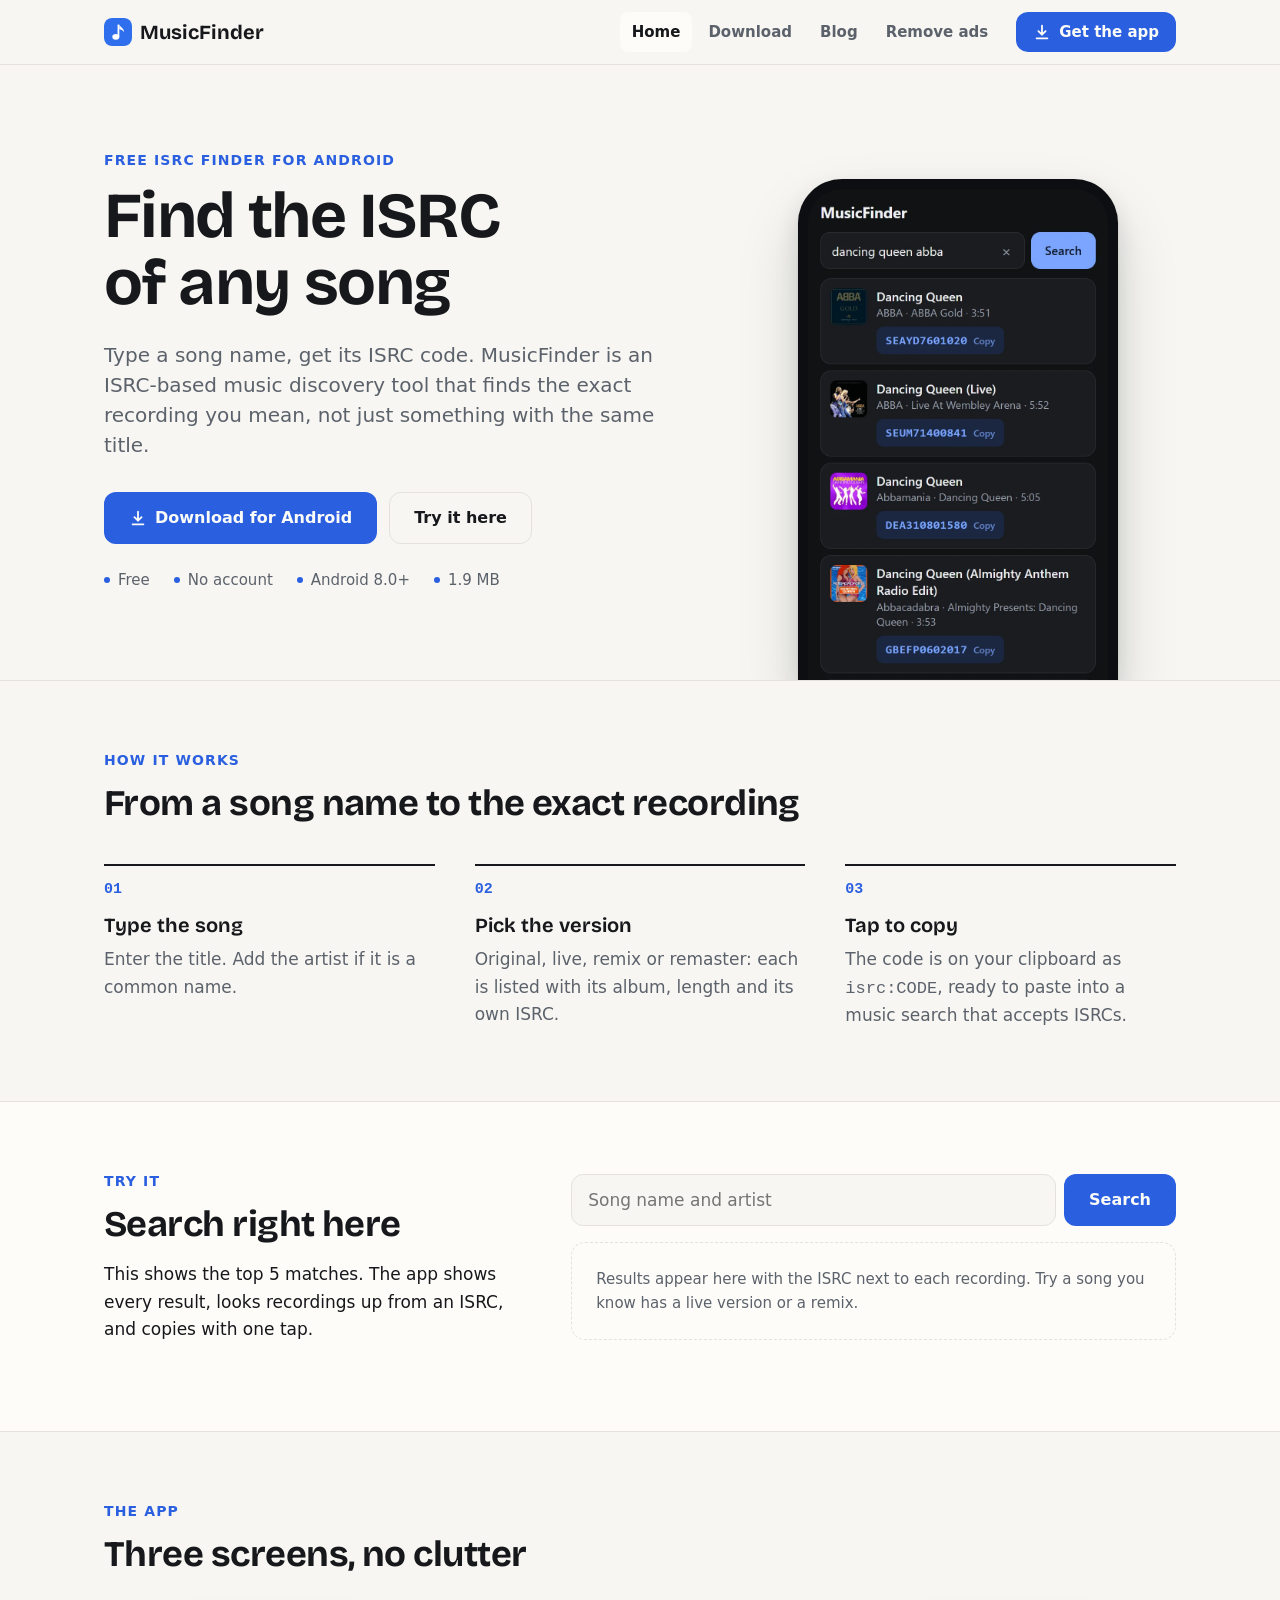
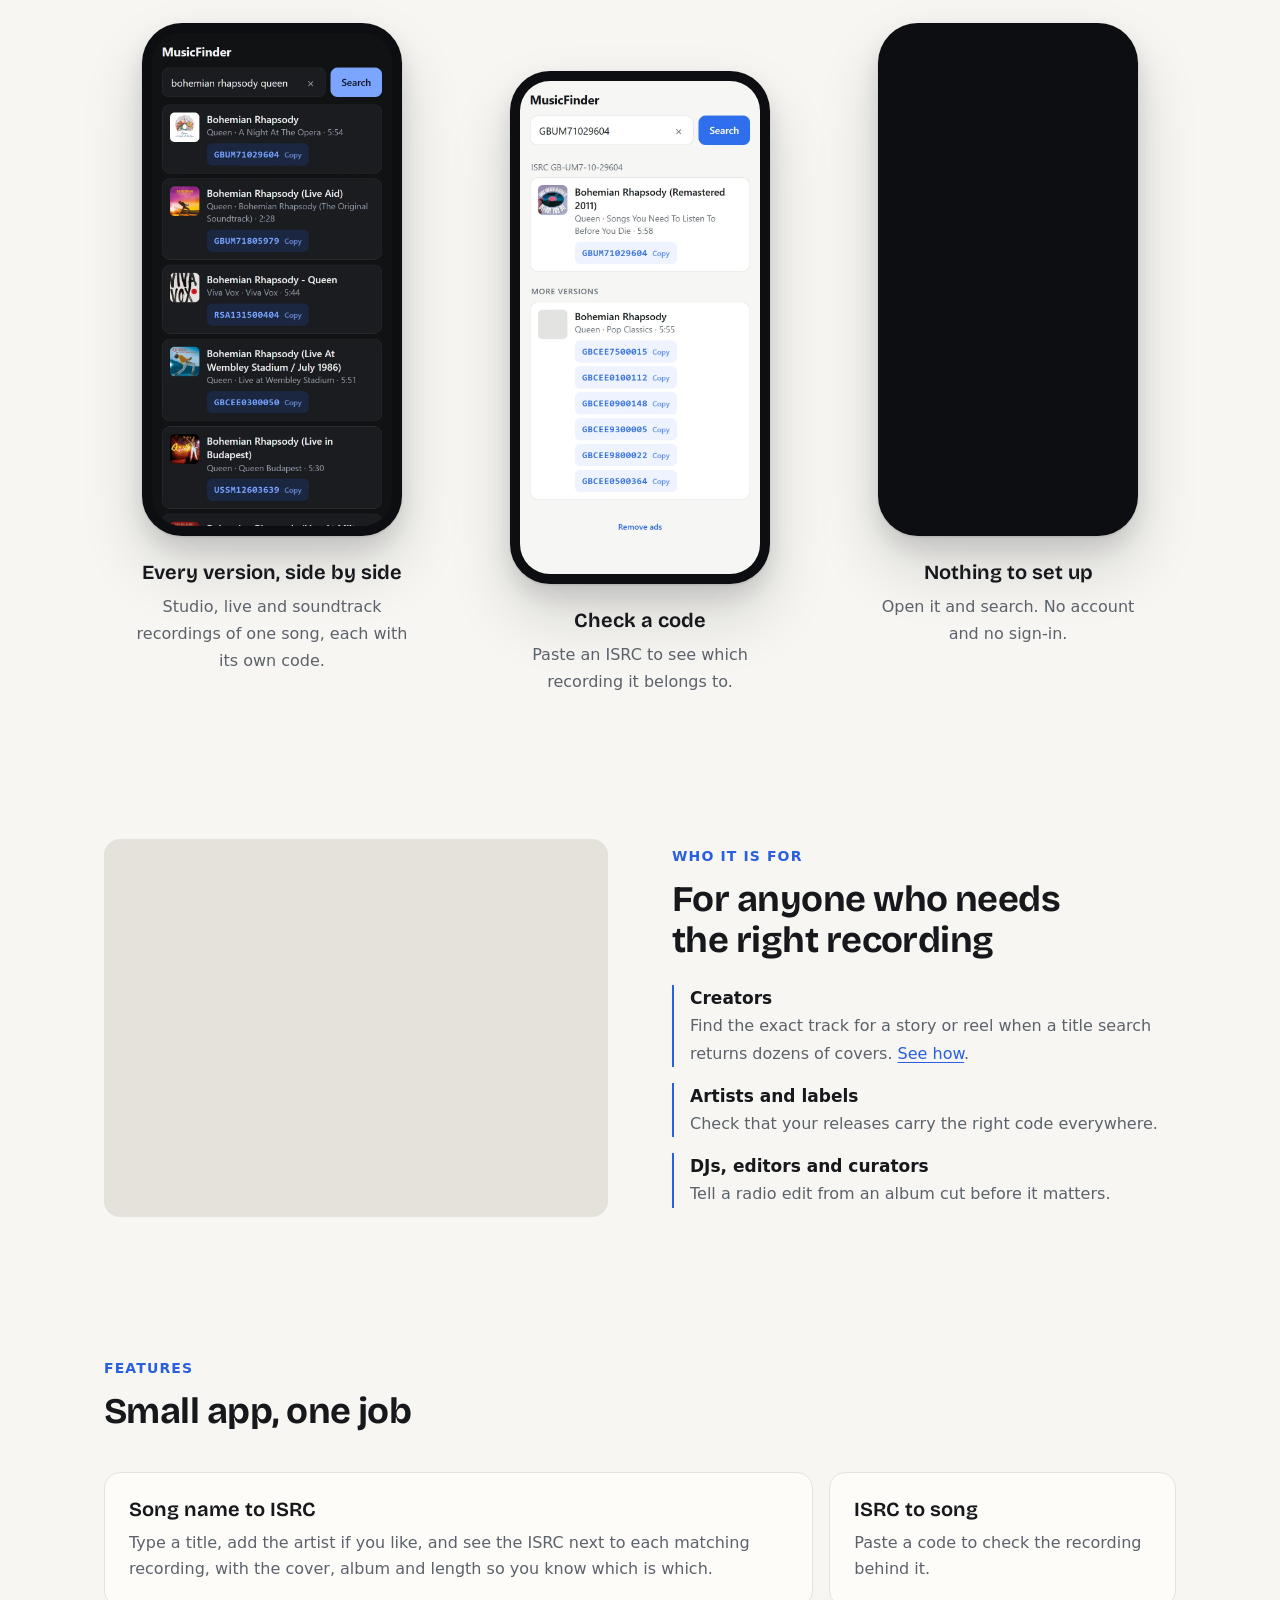
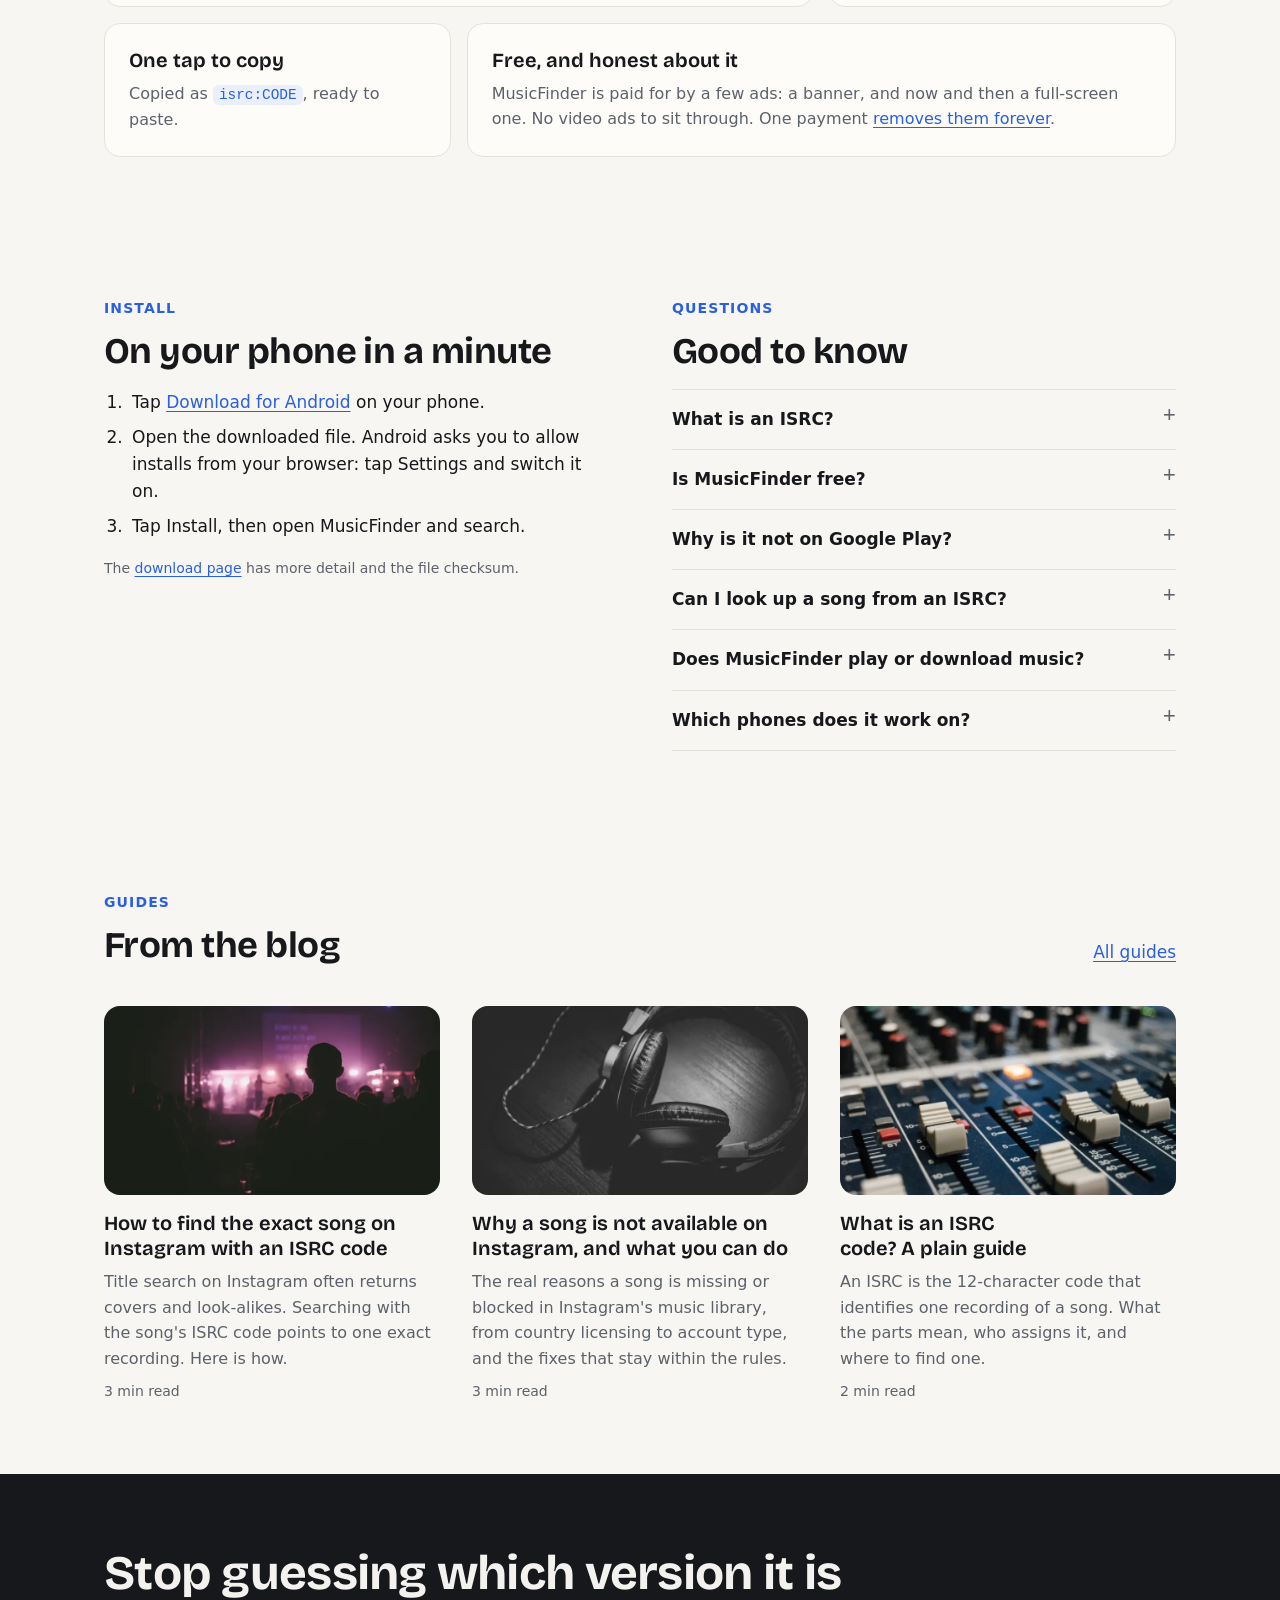
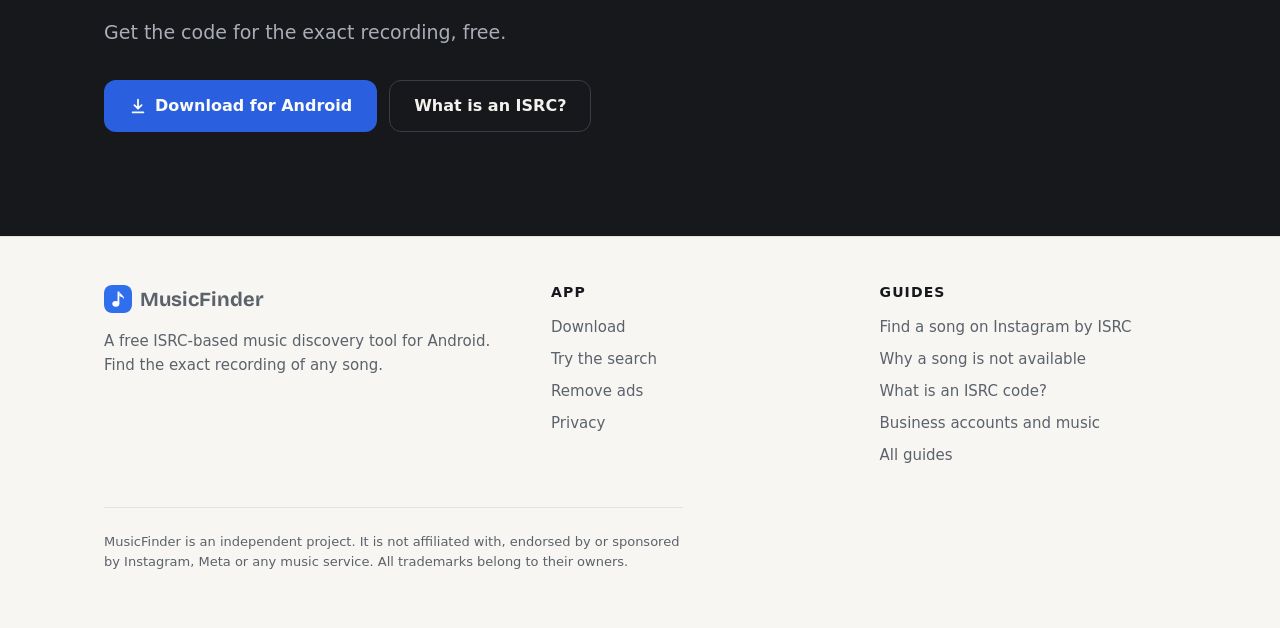
<file: index.html>
<!doctype html>
<html lang="en">
<head>
<meta charset="utf-8">
<meta name="viewport" content="width=device-width,initial-scale=1">
<title>MusicFinder: free ISRC finder for any song (Android app)</title>
<meta name="description" content="Type a song name and get its ISRC code in seconds. MusicFinder is a free ISRC finder for Android: search by song or artist, or look a recording up by its ISRC.">
<link rel="canonical" href="https://isrcfinder.meshydra.com/">
<meta property="og:type" content="website">
<meta property="og:site_name" content="MusicFinder">
<meta property="og:title" content="MusicFinder: free ISRC finder for any song (Android app)">
<meta property="og:description" content="Type a song name and get its ISRC code in seconds. MusicFinder is a free ISRC finder for Android: search by song or artist, or look a recording up by its ISRC.">
<meta property="og:url" content="https://isrcfinder.meshydra.com/">
<meta property="og:image" content="https://isrcfinder.meshydra.com/og.png">
<meta property="og:image:width" content="1200">
<meta property="og:image:height" content="630">
<meta name="twitter:card" content="summary_large_image">



<meta name="theme-color" content="#2f6fed">
<link rel="icon" href="/favicon.svg" type="image/svg+xml">
<link rel="manifest" href="/site.webmanifest">
<link rel="alternate" type="application/rss+xml" title="MusicFinder blog" href="/feed.xml">
<link rel="preload" href="/fonts/bricolage.woff2" as="font" type="font/woff2" crossorigin>
<link rel="stylesheet" href="/site.css">
<script async src="https://pagead2.googlesyndication.com/pagead/js/adsbygoogle.js?client=ca-pub-8408897878434994" crossorigin="anonymous"></script>
<script type="application/ld+json">{"@context":"https://schema.org","@type":"WebSite","name":"MusicFinder","url":"https://isrcfinder.meshydra.com/"}</script>
<script type="application/ld+json">{"@context":"https://schema.org","@type":"SoftwareApplication","name":"MusicFinder","operatingSystem":"Android 8.0+","applicationCategory":"MusicApplication","softwareVersion":"1.0","url":"https://isrcfinder.meshydra.com/","downloadUrl":"https://isrcfinder.meshydra.com/download/MusicFinder.apk","description":"Free ISRC finder: search a song name and get the ISRC code of the recording.","offers":{"@type":"Offer","price":"0","priceCurrency":"USD"}}</script>
<script type="application/ld+json">{"@context":"https://schema.org","@type":"FAQPage","mainEntity":[{"@type":"Question","name":"What is an ISRC?","acceptedAnswer":{"@type":"Answer","text":"An ISRC (International Standard Recording Code) is a 12-character code that identifies one specific recording of a song. A remix, a live version and a remaster of the same song each have their own ISRC."}},{"@type":"Question","name":"Is MusicFinder free?","acceptedAnswer":{"@type":"Answer","text":"Yes. The app is free and shows a few ads. If you would rather not see them, one payment removes them forever."}},{"@type":"Question","name":"Why is it not on Google Play?","acceptedAnswer":{"@type":"Answer","text":"MusicFinder is shared directly from this site as an APK file. Android asks you to allow the install the first time; the download page shows the steps."}},{"@type":"Question","name":"Can I look up a song from an ISRC?","acceptedAnswer":{"@type":"Answer","text":"Yes. Paste an ISRC into the search box and MusicFinder shows the recording it belongs to."}},{"@type":"Question","name":"Does MusicFinder play or download music?","acceptedAnswer":{"@type":"Answer","text":"No. It only finds the code and details of a recording. It does not play, download or unlock music anywhere."}},{"@type":"Question","name":"Which phones does it work on?","acceptedAnswer":{"@type":"Answer","text":"Android 8.0 and newer. It needs an internet connection to search."}}]}</script>
</head>
<body>
<a class="skip" href="#main">Skip to content</a>
<header class="top">
  <div class="wrap bar">
    <a class="brand" href="/"><img src="/favicon.svg" width="28" height="28" alt="">MusicFinder</a>
    <nav aria-label="Main"><a href="/" aria-current="page">Home</a><a href="/download/">Download</a><a href="/blog/">Blog</a><a href="/remove-ads/">Remove ads</a></nav>
    <a class="btn" href="/download/MusicFinder.apk" download><svg viewBox="0 0 20 20" fill="none" stroke="currentColor" stroke-width="2" stroke-linecap="round" stroke-linejoin="round" aria-hidden="true"><path d="M10 3v10m0 0l-4-4m4 4l4-4M4 17h12"/></svg>Get the app</a>
  </div>
</header>
<main id="main">


<section class="hero">
  <div class="wrap hero-grid">
    <div class="hero-copy">
      <p class="eyebrow">Free ISRC finder for Android</p>
      <h1>Find the ISRC of any song</h1>
      <p class="lead">Type a song name, get its ISRC code. MusicFinder is an ISRC-based music discovery tool that finds the exact recording you mean, not just something with the same title.</p>
      <p class="cta"><a class="btn" href="/download/MusicFinder.apk" download><svg viewBox="0 0 20 20" fill="none" stroke="currentColor" stroke-width="2" stroke-linecap="round" stroke-linejoin="round" aria-hidden="true"><path d="M10 3v10m0 0l-4-4m4 4l4-4M4 17h12"/></svg>Download for Android</a><a class="btn ghost" href="#try">Try it here</a></p>
      <ul class="proof"><li>Free</li><li>No account</li><li>Android 8.0+</li><li>1.9 MB</li></ul>
    </div>
    <div class="phone"><img src="/img/app-copy.webp" width="780" height="1600" alt="MusicFinder on a phone: results for Dancing Queen, each with its ISRC code, and a message saying the code was copied" fetchpriority="high"></div>
  </div>
</section>

<section class="wrap">
  <p class="eyebrow">How it works</p>
  <h2>From a song name to the exact recording</h2>
  <ol class="steps3">
    <li><h3>Type the song</h3><p>Enter the title. Add the artist if it is a common name.</p></li>
    <li><h3>Pick the version</h3><p>Original, live, remix or remaster: each is listed with its album, length and its own ISRC.</p></li>
    <li><h3>Tap to copy</h3><p>The code is on your clipboard as <code>isrc:CODE</code>, ready to paste into a music search that accepts ISRCs.</p></li>
  </ol>
</section>

<section class="try" id="try">
  <div class="wrap try-grid">
    <div>
      <p class="eyebrow">Try it</p>
      <h2>Search right here</h2>
      <p>This shows the top 5 matches. The app shows every result, looks recordings up from an ISRC, and copies with one tap.</p>
    </div>
    <div>
      <form class="search" id="f" autocomplete="off">
        <input id="q" type="search" placeholder="Song name and artist" aria-label="Song name and artist" enterkeyhint="search">
        <button class="btn" type="submit">Search</button>
      </form>
      <p class="hint-empty" id="hintEmpty">Results appear here with the ISRC next to each recording. Try a song you know has a live version or a remix.</p>
      <p class="status" id="status" role="status" hidden></p>
      <ul class="results" id="out"></ul>
      <p class="more-in-app" id="moreInApp" hidden>Showing the top 5. <a class="btn" href="/download/MusicFinder.apk" download><svg viewBox="0 0 20 20" fill="none" stroke="currentColor" stroke-width="2" stroke-linecap="round" stroke-linejoin="round" aria-hidden="true"><path d="M10 3v10m0 0l-4-4m4 4l4-4M4 17h12"/></svg>Get the app for all results</a></p>
    </div>
  </div>
</section>



<section class="wrap">
  <p class="eyebrow">The app</p>
  <h2>Three screens, no clutter</h2>
  <div class="screens">
    <figure><div class="phone"><img src="/img/app-search.webp" width="780" height="1600" alt="MusicFinder search results for Bohemian Rhapsody showing the studio version and several live versions, each with a different ISRC" loading="lazy" decoding="async"></div><figcaption><strong>Every version, side by side</strong><span>Studio, live and soundtrack recordings of one song, each with its own code.</span></figcaption></figure>
    <figure><div class="phone"><img src="/img/app-lookup.webp" width="780" height="1600" alt="MusicFinder showing the recording that belongs to a pasted ISRC code" loading="lazy" decoding="async"></div><figcaption><strong>Check a code</strong><span>Paste an ISRC to see which recording it belongs to.</span></figcaption></figure>
    <figure><div class="phone"><img src="/img/app-home.webp" width="780" height="1600" alt="MusicFinder start screen with a search box and short instructions" loading="lazy" decoding="async"></div><figcaption><strong>Nothing to set up</strong><span>Open it and search. No account and no sign-in.</span></figcaption></figure>
  </div>
</section>

<section class="wrap">
  <div class="split">
    <img class="photo" src="/img/desk-800.webp" srcset="/img/desk-800.webp 800w, /img/desk-1600.webp 1600w" sizes="(min-width: 880px) 520px, 100vw" width="1600" height="900" alt="A vintage audio mixing desk in warm light" loading="lazy" decoding="async">
    <div>
      <p class="eyebrow">Who it is for</p>
      <h2>For anyone who needs the right recording</h2>
      <ul class="who">
        <li><strong>Creators</strong><span>Find the exact track for a story or reel when a title search returns dozens of covers. <a href="/blog/find-song-on-instagram-with-isrc/">See how</a>.</span></li>
        <li><strong>Artists and labels</strong><span>Check that your releases carry the right code everywhere.</span></li>
        <li><strong>DJs, editors and curators</strong><span>Tell a radio edit from an album cut before it matters.</span></li>
      </ul>
    </div>
  </div>
</section>

<section class="wrap">
  <p class="eyebrow">Features</p>
  <h2>Small app, one job</h2>
  <ul class="features">
    <li><h3>Song name to ISRC</h3><p>Type a title, add the artist if you like, and see the ISRC next to each matching recording, with the cover, album and length so you know which is which.</p></li>
    <li><h3>ISRC to song</h3><p>Paste a code to check the recording behind it.</p></li>
    <li><h3>One tap to copy</h3><p>Copied as <code>isrc:CODE</code>, ready to paste.</p></li>
    <li><h3>Free, and honest about it</h3><p>MusicFinder is paid for by a few ads: a banner, and now and then a full-screen one. No video ads to sit through. One payment <a href="/remove-ads/">removes them forever</a>.</p></li>
  </ul>
</section>

<section class="wrap">
  <div class="two">
    <div>
      <p class="eyebrow">Install</p>
      <h2>On your phone in a minute</h2>
      <ol class="steps">
        <li>Tap <a href="/download/MusicFinder.apk" download>Download for Android</a> on your phone.</li>
        <li>Open the downloaded file. Android asks you to allow installs from your browser: tap Settings and switch it on.</li>
        <li>Tap Install, then open MusicFinder and search.</li>
      </ol>
      <p class="small">The <a href="/download/">download page</a> has more detail and the file checksum.</p>
    </div>
    <div>
      <p class="eyebrow">Questions</p>
      <h2>Good to know</h2>
      <div class="faq"><details><summary>What is an ISRC?</summary><p>An ISRC (International Standard Recording Code) is a 12-character code that identifies one specific recording of a song. A remix, a live version and a remaster of the same song each have their own ISRC.</p></details><details><summary>Is MusicFinder free?</summary><p>Yes. The app is free and shows a few ads. If you would rather not see them, one payment removes them forever.</p></details><details><summary>Why is it not on Google Play?</summary><p>MusicFinder is shared directly from this site as an APK file. Android asks you to allow the install the first time; the download page shows the steps.</p></details><details><summary>Can I look up a song from an ISRC?</summary><p>Yes. Paste an ISRC into the search box and MusicFinder shows the recording it belongs to.</p></details><details><summary>Does MusicFinder play or download music?</summary><p>No. It only finds the code and details of a recording. It does not play, download or unlock music anywhere.</p></details><details><summary>Which phones does it work on?</summary><p>Android 8.0 and newer. It needs an internet connection to search.</p></details></div>
    </div>
  </div>
</section>

<section class="wrap">
  <div class="section-head"><div><p class="eyebrow">Guides</p><h2>From the blog</h2></div><a href="/blog/">All guides</a></div>
  <ul class="cards"><li><a href="/blog/find-song-on-instagram-with-isrc/"><img class="photo" src="/img/concert-800.webp" srcset="/img/concert-800.webp 800w, /img/concert-1600.webp 1600w" sizes="(min-width: 980px) 360px, (min-width: 680px) 50vw, 100vw" width="1600" height="900" alt="A crowd in a dark venue facing a stage lit in purple" loading="lazy" decoding="async"><h3>How to find the exact song on Instagram with an ISRC code</h3><p>Title search on Instagram often returns covers and look-alikes. Searching with the song's ISRC code points to one exact recording. Here is how.</p><span>3 min read</span></a></li><li><a href="/blog/why-song-not-available-on-instagram/"><img class="photo" src="/img/headphones-800.webp" srcset="/img/headphones-800.webp 800w, /img/headphones-1600.webp 1600w" sizes="(min-width: 980px) 360px, (min-width: 680px) 50vw, 100vw" width="1600" height="900" alt="Black studio headphones lying on a wooden table" loading="lazy" decoding="async"><h3>Why a song is not available on Instagram, and what you can do</h3><p>The real reasons a song is missing or blocked in Instagram's music library, from country licensing to account type, and the fixes that stay within the rules.</p><span>3 min read</span></a></li><li><a href="/blog/what-is-an-isrc-code/"><img class="photo" src="/img/faders-800.webp" srcset="/img/faders-800.webp 800w, /img/faders-1600.webp 1600w" sizes="(min-width: 980px) 360px, (min-width: 680px) 50vw, 100vw" width="1600" height="900" alt="Close view of the faders on an audio mixing desk" loading="lazy" decoding="async"><h3>What is an ISRC code? A plain guide</h3><p>An ISRC is the 12-character code that identifies one recording of a song. What the parts mean, who assigns it, and where to find one.</p><span>2 min read</span></a></li></ul>
</section>

<section class="band">
  <div class="wrap">
    <h2>Stop guessing which version it is</h2>
    <p>Get the code for the exact recording, free.</p>
    <p class="cta"><a class="btn" href="/download/MusicFinder.apk" download><svg viewBox="0 0 20 20" fill="none" stroke="currentColor" stroke-width="2" stroke-linecap="round" stroke-linejoin="round" aria-hidden="true"><path d="M10 3v10m0 0l-4-4m4 4l4-4M4 17h12"/></svg>Download for Android</a><a class="btn ghost" href="/blog/what-is-an-isrc-code/">What is an ISRC?</a></p>
  </div>
</section>
<script src="/search.js" defer></script>
</main>
<footer class="foot">
  <div class="wrap">
    <div class="foot-grid">
      <div>
        <a class="brand" href="/"><img src="/favicon.svg" width="28" height="28" alt="">MusicFinder</a>
        <p>A free ISRC-based music discovery tool for Android. Find the exact recording of any song.</p>
      </div>
      <div>
        <h2>App</h2>
        <ul><li><a href="/download/">Download</a></li><li><a href="/#try">Try the search</a></li><li><a href="/remove-ads/">Remove ads</a></li><li><a href="/privacy/">Privacy</a></li></ul>
      </div>
      <div>
        <h2>Guides</h2>
        <ul><li><a href="/blog/find-song-on-instagram-with-isrc/">Find a song on Instagram by ISRC</a></li><li><a href="/blog/why-song-not-available-on-instagram/">Why a song is not available</a></li><li><a href="/blog/what-is-an-isrc-code/">What is an ISRC code?</a></li><li><a href="/blog/instagram-music-business-account/">Business accounts and music</a></li><li><a href="/blog/">All guides</a></li></ul>
      </div>
    </div>
    <p class="legal">MusicFinder is an independent project. It is not affiliated with, endorsed by or sponsored by Instagram, Meta or any music service. All trademarks belong to their owners.</p>
  </div>
</footer>
</body>
</html>
</file>
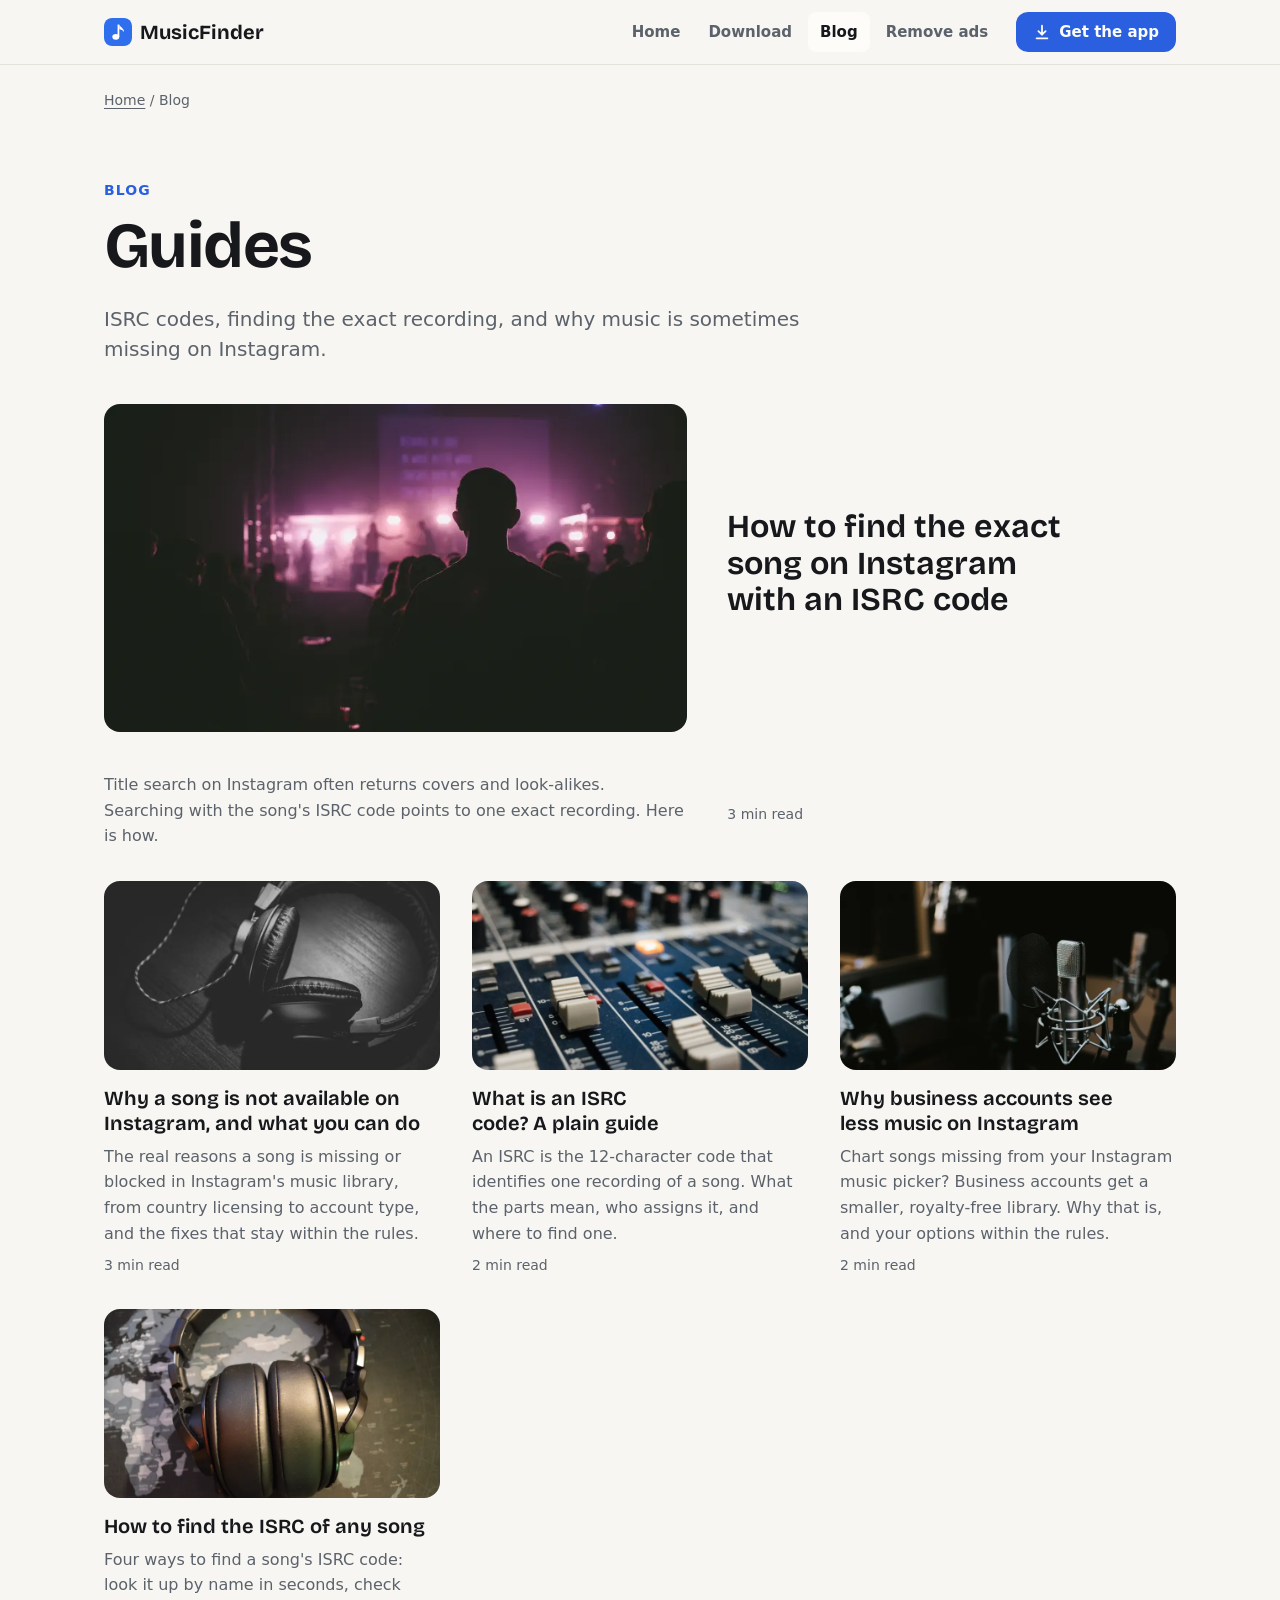
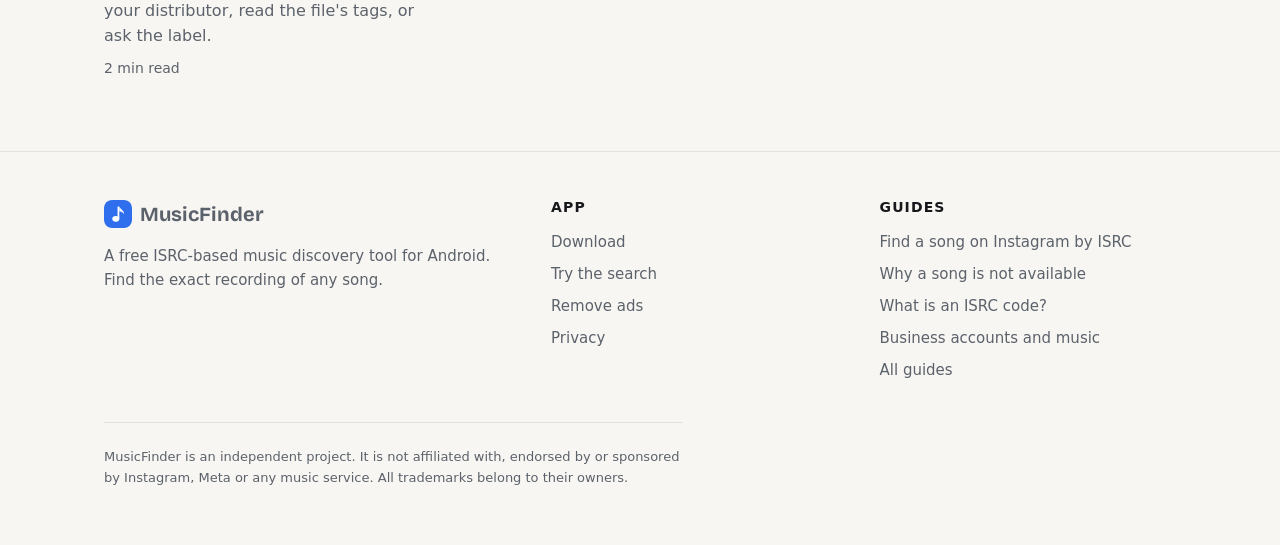
<file: blog/index.html>
<!doctype html>
<html lang="en">
<head>
<meta charset="utf-8">
<meta name="viewport" content="width=device-width,initial-scale=1">
<title>ISRC and music discovery guides | MusicFinder blog</title>
<meta name="description" content="Plain guides on ISRC codes, finding the exact recording of a song, and why music is sometimes unavailable on Instagram.">
<link rel="canonical" href="https://isrcfinder.meshydra.com/blog/">
<meta property="og:type" content="website">
<meta property="og:site_name" content="MusicFinder">
<meta property="og:title" content="ISRC and music discovery guides | MusicFinder blog">
<meta property="og:description" content="Plain guides on ISRC codes, finding the exact recording of a song, and why music is sometimes unavailable on Instagram.">
<meta property="og:url" content="https://isrcfinder.meshydra.com/blog/">
<meta property="og:image" content="https://isrcfinder.meshydra.com/og.png">
<meta property="og:image:width" content="1200">
<meta property="og:image:height" content="630">
<meta name="twitter:card" content="summary_large_image">



<meta name="theme-color" content="#2f6fed">
<link rel="icon" href="/favicon.svg" type="image/svg+xml">
<link rel="manifest" href="/site.webmanifest">
<link rel="alternate" type="application/rss+xml" title="MusicFinder blog" href="/feed.xml">
<link rel="preload" href="/fonts/bricolage.woff2" as="font" type="font/woff2" crossorigin>
<link rel="stylesheet" href="/site.css">
<script async src="https://pagead2.googlesyndication.com/pagead/js/adsbygoogle.js?client=ca-pub-8408897878434994" crossorigin="anonymous"></script>
<script type="application/ld+json">{"@context":"https://schema.org","@type":"Blog","name":"MusicFinder blog","url":"https://isrcfinder.meshydra.com/blog/"}</script>
<script type="application/ld+json">{"@context":"https://schema.org","@type":"BreadcrumbList","itemListElement":[{"@type":"ListItem","position":1,"name":"Home","item":"https://isrcfinder.meshydra.com/"},{"@type":"ListItem","position":2,"name":"Blog","item":"https://isrcfinder.meshydra.com/blog/"}]}</script>
</head>
<body>
<a class="skip" href="#main">Skip to content</a>
<header class="top">
  <div class="wrap bar">
    <a class="brand" href="/"><img src="/favicon.svg" width="28" height="28" alt="">MusicFinder</a>
    <nav aria-label="Main"><a href="/">Home</a><a href="/download/">Download</a><a href="/blog/" aria-current="page">Blog</a><a href="/remove-ads/">Remove ads</a></nav>
    <a class="btn" href="/download/MusicFinder.apk" download><svg viewBox="0 0 20 20" fill="none" stroke="currentColor" stroke-width="2" stroke-linecap="round" stroke-linejoin="round" aria-hidden="true"><path d="M10 3v10m0 0l-4-4m4 4l4-4M4 17h12"/></svg>Get the app</a>
  </div>
</header>
<main id="main">
<nav class="wrap crumbs" aria-label="Breadcrumb"><a href="/">Home</a> / <span>Blog</span></nav>

<section class="wrap">
  <p class="eyebrow">Blog</p>
  <h1>Guides</h1>
  <p class="lead">ISRC codes, finding the exact recording, and why music is sometimes missing on Instagram.</p>
  <ul class="cards lead-first"><li><a href="/blog/find-song-on-instagram-with-isrc/"><img class="photo" src="/img/concert-800.webp" srcset="/img/concert-800.webp 800w, /img/concert-1600.webp 1600w" sizes="(min-width: 980px) 360px, (min-width: 680px) 50vw, 100vw" width="1600" height="900" alt="A crowd in a dark venue facing a stage lit in purple" loading="lazy" decoding="async"><h3>How to find the exact song on Instagram with an ISRC code</h3><p>Title search on Instagram often returns covers and look-alikes. Searching with the song's ISRC code points to one exact recording. Here is how.</p><span>3 min read</span></a></li><li><a href="/blog/why-song-not-available-on-instagram/"><img class="photo" src="/img/headphones-800.webp" srcset="/img/headphones-800.webp 800w, /img/headphones-1600.webp 1600w" sizes="(min-width: 980px) 360px, (min-width: 680px) 50vw, 100vw" width="1600" height="900" alt="Black studio headphones lying on a wooden table" loading="lazy" decoding="async"><h3>Why a song is not available on Instagram, and what you can do</h3><p>The real reasons a song is missing or blocked in Instagram's music library, from country licensing to account type, and the fixes that stay within the rules.</p><span>3 min read</span></a></li><li><a href="/blog/what-is-an-isrc-code/"><img class="photo" src="/img/faders-800.webp" srcset="/img/faders-800.webp 800w, /img/faders-1600.webp 1600w" sizes="(min-width: 980px) 360px, (min-width: 680px) 50vw, 100vw" width="1600" height="900" alt="Close view of the faders on an audio mixing desk" loading="lazy" decoding="async"><h3>What is an ISRC code? A plain guide</h3><p>An ISRC is the 12-character code that identifies one recording of a song. What the parts mean, who assigns it, and where to find one.</p><span>2 min read</span></a></li><li><a href="/blog/instagram-music-business-account/"><img class="photo" src="/img/microphone-800.webp" srcset="/img/microphone-800.webp 800w, /img/microphone-1600.webp 1600w" sizes="(min-width: 980px) 360px, (min-width: 680px) 50vw, 100vw" width="1600" height="900" alt="A studio condenser microphone on a stand" loading="lazy" decoding="async"><h3>Why business accounts see less music on Instagram</h3><p>Chart songs missing from your Instagram music picker? Business accounts get a smaller, royalty-free library. Why that is, and your options within the rules.</p><span>2 min read</span></a></li><li><a href="/blog/how-to-find-the-isrc-of-a-song/"><img class="photo" src="/img/world-800.webp" srcset="/img/world-800.webp 800w, /img/world-1600.webp 1600w" sizes="(min-width: 980px) 360px, (min-width: 680px) 50vw, 100vw" width="1600" height="900" alt="Headphones resting on a map of the world" loading="lazy" decoding="async"><h3>How to find the ISRC of any song</h3><p>Four ways to find a song's ISRC code: look it up by name in seconds, check your distributor, read the file's tags, or ask the label.</p><span>2 min read</span></a></li></ul>
</section>
</main>
<footer class="foot">
  <div class="wrap">
    <div class="foot-grid">
      <div>
        <a class="brand" href="/"><img src="/favicon.svg" width="28" height="28" alt="">MusicFinder</a>
        <p>A free ISRC-based music discovery tool for Android. Find the exact recording of any song.</p>
      </div>
      <div>
        <h2>App</h2>
        <ul><li><a href="/download/">Download</a></li><li><a href="/#try">Try the search</a></li><li><a href="/remove-ads/">Remove ads</a></li><li><a href="/privacy/">Privacy</a></li></ul>
      </div>
      <div>
        <h2>Guides</h2>
        <ul><li><a href="/blog/find-song-on-instagram-with-isrc/">Find a song on Instagram by ISRC</a></li><li><a href="/blog/why-song-not-available-on-instagram/">Why a song is not available</a></li><li><a href="/blog/what-is-an-isrc-code/">What is an ISRC code?</a></li><li><a href="/blog/instagram-music-business-account/">Business accounts and music</a></li><li><a href="/blog/">All guides</a></li></ul>
      </div>
    </div>
    <p class="legal">MusicFinder is an independent project. It is not affiliated with, endorsed by or sponsored by Instagram, Meta or any music service. All trademarks belong to their owners.</p>
  </div>
</footer>
</body>
</html>
</file>
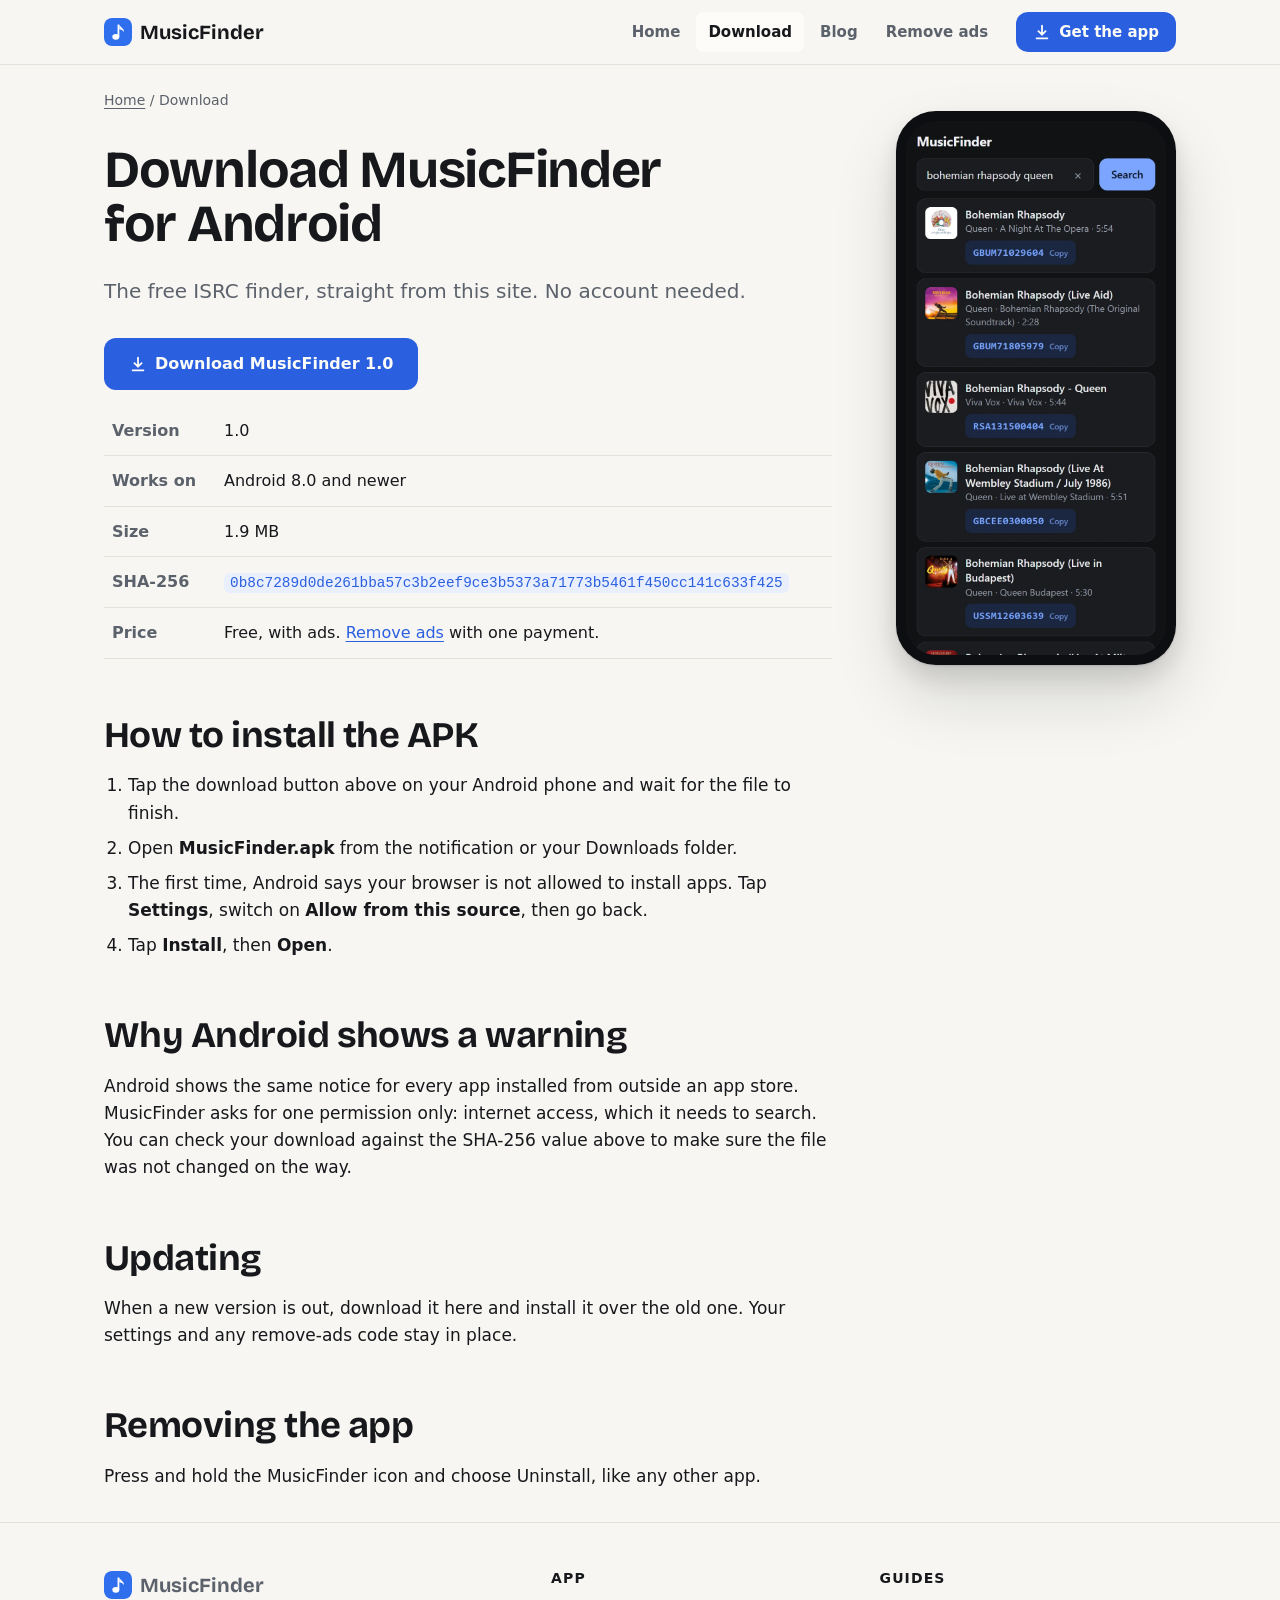
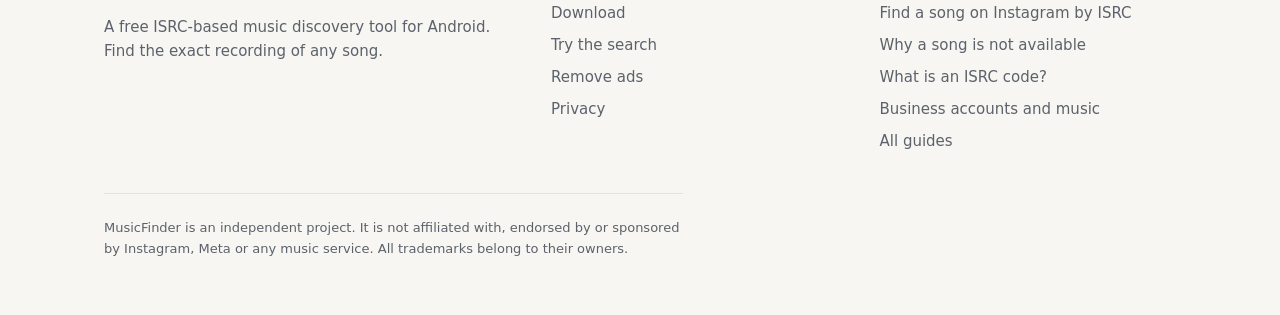
<file: download/index.html>
<!doctype html>
<html lang="en">
<head>
<meta charset="utf-8">
<meta name="viewport" content="width=device-width,initial-scale=1">
<title>Download MusicFinder APK for Android (free ISRC finder)</title>
<meta name="description" content="Download the free MusicFinder APK for Android 8.0 and newer. Version 1.0, with install steps and the file checksum.">
<link rel="canonical" href="https://isrcfinder.meshydra.com/download/">
<meta property="og:type" content="website">
<meta property="og:site_name" content="MusicFinder">
<meta property="og:title" content="Download MusicFinder APK for Android (free ISRC finder)">
<meta property="og:description" content="Download the free MusicFinder APK for Android 8.0 and newer. Version 1.0, with install steps and the file checksum.">
<meta property="og:url" content="https://isrcfinder.meshydra.com/download/">
<meta property="og:image" content="https://isrcfinder.meshydra.com/og.png">
<meta property="og:image:width" content="1200">
<meta property="og:image:height" content="630">
<meta name="twitter:card" content="summary_large_image">



<meta name="theme-color" content="#2f6fed">
<link rel="icon" href="/favicon.svg" type="image/svg+xml">
<link rel="manifest" href="/site.webmanifest">
<link rel="alternate" type="application/rss+xml" title="MusicFinder blog" href="/feed.xml">
<link rel="preload" href="/fonts/bricolage.woff2" as="font" type="font/woff2" crossorigin>
<link rel="stylesheet" href="/site.css">
<script async src="https://pagead2.googlesyndication.com/pagead/js/adsbygoogle.js?client=ca-pub-8408897878434994" crossorigin="anonymous"></script>
<script type="application/ld+json">{"@context":"https://schema.org","@type":"SoftwareApplication","name":"MusicFinder","operatingSystem":"Android 8.0+","applicationCategory":"MusicApplication","softwareVersion":"1.0","downloadUrl":"https://isrcfinder.meshydra.com/download/MusicFinder.apk","offers":{"@type":"Offer","price":"0","priceCurrency":"USD"}}</script>
<script type="application/ld+json">{"@context":"https://schema.org","@type":"BreadcrumbList","itemListElement":[{"@type":"ListItem","position":1,"name":"Home","item":"https://isrcfinder.meshydra.com/"},{"@type":"ListItem","position":2,"name":"Download","item":"https://isrcfinder.meshydra.com/download/"}]}</script>
</head>
<body>
<a class="skip" href="#main">Skip to content</a>
<header class="top">
  <div class="wrap bar">
    <a class="brand" href="/"><img src="/favicon.svg" width="28" height="28" alt="">MusicFinder</a>
    <nav aria-label="Main"><a href="/">Home</a><a href="/download/" aria-current="page">Download</a><a href="/blog/">Blog</a><a href="/remove-ads/">Remove ads</a></nav>
    <a class="btn" href="/download/MusicFinder.apk" download><svg viewBox="0 0 20 20" fill="none" stroke="currentColor" stroke-width="2" stroke-linecap="round" stroke-linejoin="round" aria-hidden="true"><path d="M10 3v10m0 0l-4-4m4 4l4-4M4 17h12"/></svg>Get the app</a>
  </div>
</header>
<main id="main">
<nav class="wrap crumbs" aria-label="Breadcrumb"><a href="/">Home</a> / <span>Download</span></nav>

<div class="wrap dl">
<article class="prose">
  <h1>Download MusicFinder for Android</h1>
  <p class="lead">The free ISRC finder, straight from this site. No account needed.</p>
  <p class="cta"><a class="btn" href="/download/MusicFinder.apk" download><svg viewBox="0 0 20 20" fill="none" stroke="currentColor" stroke-width="2" stroke-linecap="round" stroke-linejoin="round" aria-hidden="true"><path d="M10 3v10m0 0l-4-4m4 4l4-4M4 17h12"/></svg>Download MusicFinder 1.0</a></p>
  <table class="facts">
    <tr><th>Version</th><td>1.0</td></tr>
    <tr><th>Works on</th><td>Android 8.0 and newer</td></tr>
    <tr><th>Size</th><td>1.9 MB</td></tr><tr><th>SHA-256</th><td><code class="sha">0b8c7289d0de261bba57c3b2eef9ce3b5373a71773b5461f450cc141c633f425</code></td></tr>
    <tr><th>Price</th><td>Free, with ads. <a href="/remove-ads/">Remove ads</a> with one payment.</td></tr>
  </table>
  
  <h2>How to install the APK</h2>
  <ol>
    <li>Tap the download button above on your Android phone and wait for the file to finish.</li>
    <li>Open <strong>MusicFinder.apk</strong> from the notification or your Downloads folder.</li>
    <li>The first time, Android says your browser is not allowed to install apps. Tap <strong>Settings</strong>, switch on <strong>Allow from this source</strong>, then go back.</li>
    <li>Tap <strong>Install</strong>, then <strong>Open</strong>.</li>
  </ol>
  <h2>Why Android shows a warning</h2>
  <p>Android shows the same notice for every app installed from outside an app store. MusicFinder asks for one permission only: internet access, which it needs to search. You can check your download against the SHA-256 value above to make sure the file was not changed on the way.</p>
  <h2>Updating</h2>
  <p>When a new version is out, download it here and install it over the old one. Your settings and any remove-ads code stay in place.</p>
  <h2>Removing the app</h2>
  <p>Press and hold the MusicFinder icon and choose Uninstall, like any other app.</p>
</article>
<div class="phone"><img src="/img/app-search.webp" width="780" height="1600" alt="MusicFinder search results on a phone" loading="lazy" decoding="async"></div>
</div>
</main>
<footer class="foot">
  <div class="wrap">
    <div class="foot-grid">
      <div>
        <a class="brand" href="/"><img src="/favicon.svg" width="28" height="28" alt="">MusicFinder</a>
        <p>A free ISRC-based music discovery tool for Android. Find the exact recording of any song.</p>
      </div>
      <div>
        <h2>App</h2>
        <ul><li><a href="/download/">Download</a></li><li><a href="/#try">Try the search</a></li><li><a href="/remove-ads/">Remove ads</a></li><li><a href="/privacy/">Privacy</a></li></ul>
      </div>
      <div>
        <h2>Guides</h2>
        <ul><li><a href="/blog/find-song-on-instagram-with-isrc/">Find a song on Instagram by ISRC</a></li><li><a href="/blog/why-song-not-available-on-instagram/">Why a song is not available</a></li><li><a href="/blog/what-is-an-isrc-code/">What is an ISRC code?</a></li><li><a href="/blog/instagram-music-business-account/">Business accounts and music</a></li><li><a href="/blog/">All guides</a></li></ul>
      </div>
    </div>
    <p class="legal">MusicFinder is an independent project. It is not affiliated with, endorsed by or sponsored by Instagram, Meta or any music service. All trademarks belong to their owners.</p>
  </div>
</footer>
</body>
</html>
</file>
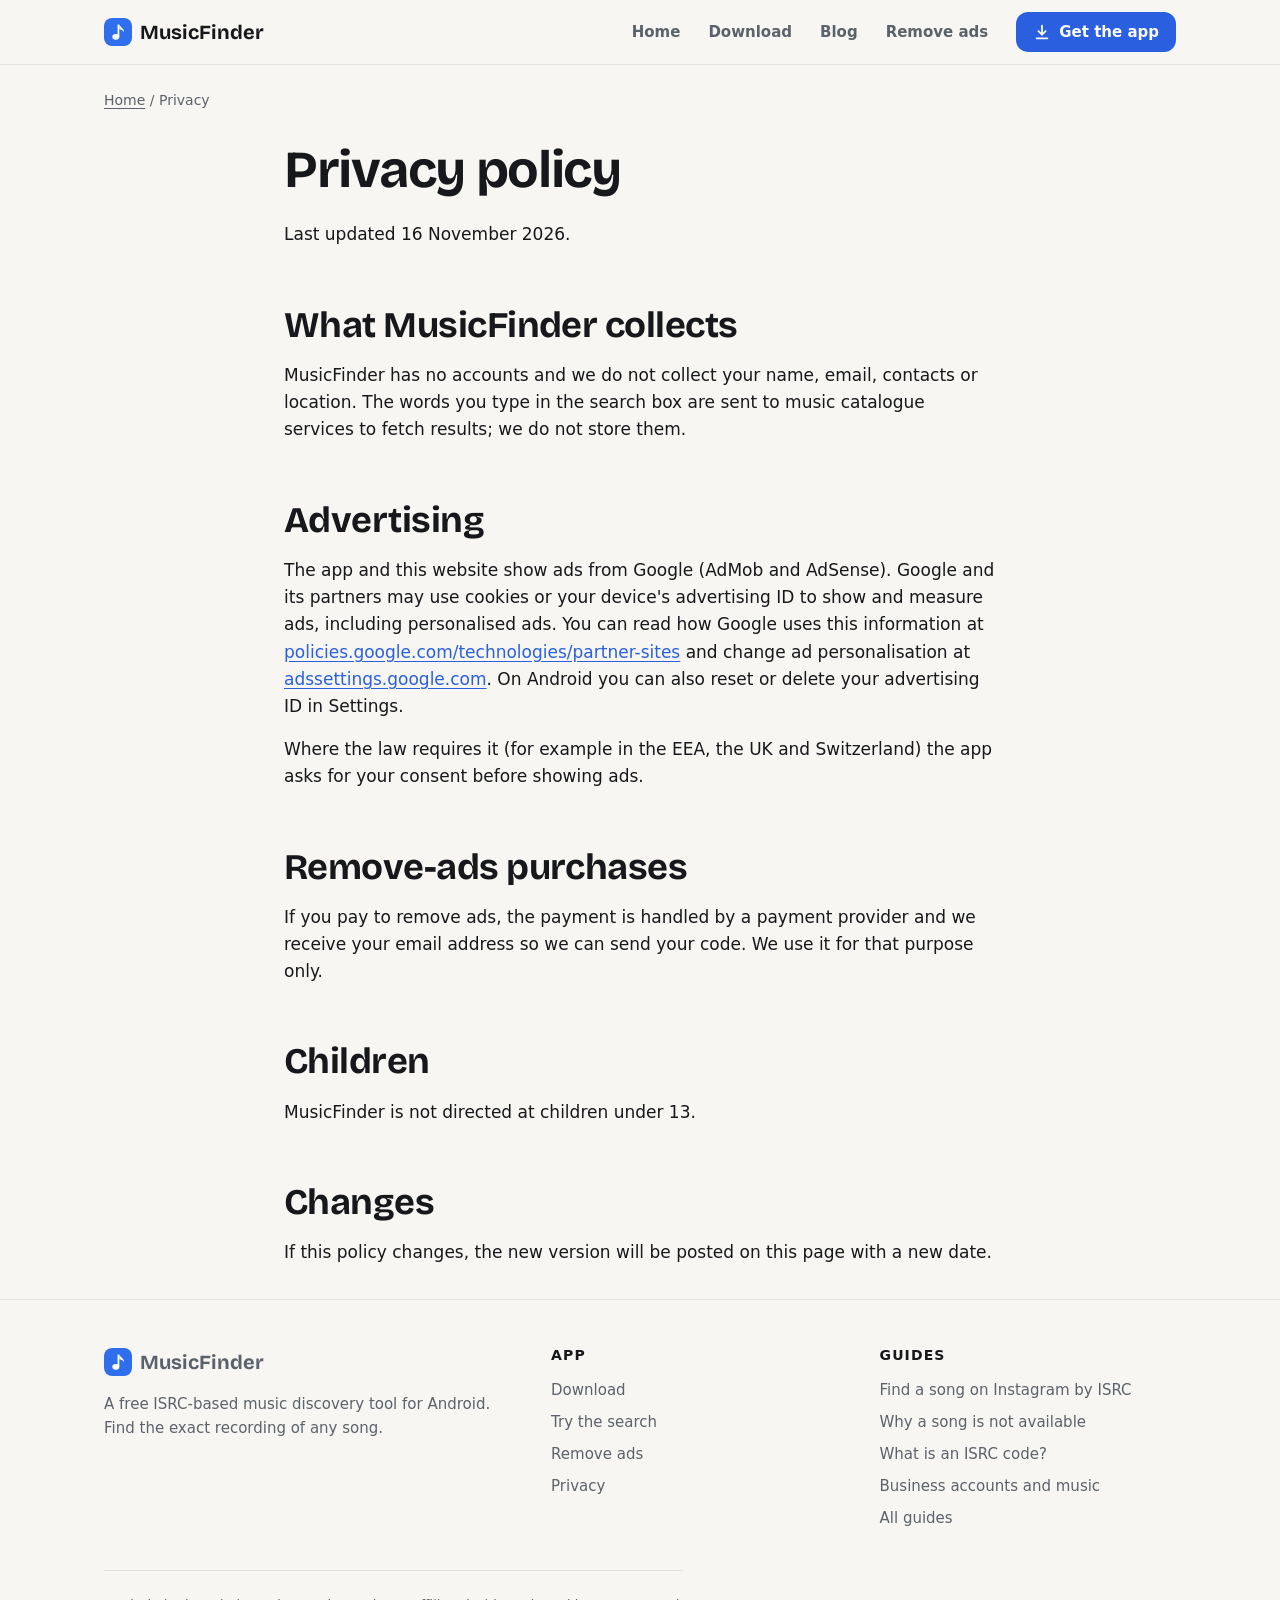
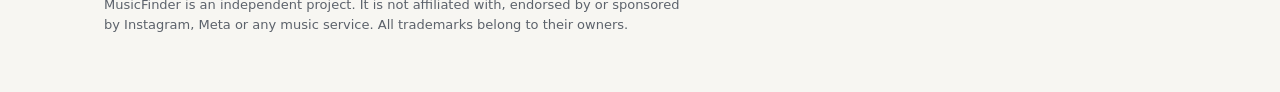
<file: privacy/index.html>
<!doctype html>
<html lang="en">
<head>
<meta charset="utf-8">
<meta name="viewport" content="width=device-width,initial-scale=1">
<title>Privacy policy | MusicFinder</title>
<meta name="description" content="What the MusicFinder app and website collect, what the ads collect, and your choices.">
<link rel="canonical" href="https://isrcfinder.meshydra.com/privacy/">
<meta property="og:type" content="website">
<meta property="og:site_name" content="MusicFinder">
<meta property="og:title" content="Privacy policy | MusicFinder">
<meta property="og:description" content="What the MusicFinder app and website collect, what the ads collect, and your choices.">
<meta property="og:url" content="https://isrcfinder.meshydra.com/privacy/">
<meta property="og:image" content="https://isrcfinder.meshydra.com/og.png">
<meta property="og:image:width" content="1200">
<meta property="og:image:height" content="630">
<meta name="twitter:card" content="summary_large_image">



<meta name="theme-color" content="#2f6fed">
<link rel="icon" href="/favicon.svg" type="image/svg+xml">
<link rel="manifest" href="/site.webmanifest">
<link rel="alternate" type="application/rss+xml" title="MusicFinder blog" href="/feed.xml">
<link rel="preload" href="/fonts/bricolage.woff2" as="font" type="font/woff2" crossorigin>
<link rel="stylesheet" href="/site.css">
<script async src="https://pagead2.googlesyndication.com/pagead/js/adsbygoogle.js?client=ca-pub-8408897878434994" crossorigin="anonymous"></script>
<script type="application/ld+json">{"@context":"https://schema.org","@type":"BreadcrumbList","itemListElement":[{"@type":"ListItem","position":1,"name":"Home","item":"https://isrcfinder.meshydra.com/"},{"@type":"ListItem","position":2,"name":"Privacy","item":"https://isrcfinder.meshydra.com/privacy/"}]}</script>
</head>
<body>
<a class="skip" href="#main">Skip to content</a>
<header class="top">
  <div class="wrap bar">
    <a class="brand" href="/"><img src="/favicon.svg" width="28" height="28" alt="">MusicFinder</a>
    <nav aria-label="Main"><a href="/">Home</a><a href="/download/">Download</a><a href="/blog/">Blog</a><a href="/remove-ads/">Remove ads</a></nav>
    <a class="btn" href="/download/MusicFinder.apk" download><svg viewBox="0 0 20 20" fill="none" stroke="currentColor" stroke-width="2" stroke-linecap="round" stroke-linejoin="round" aria-hidden="true"><path d="M10 3v10m0 0l-4-4m4 4l4-4M4 17h12"/></svg>Get the app</a>
  </div>
</header>
<main id="main">
<nav class="wrap crumbs" aria-label="Breadcrumb"><a href="/">Home</a> / <span>Privacy</span></nav>

<article class="wrap prose">
  <h1>Privacy policy</h1>
  <p>Last updated 16 November 2026.</p>
  <h2>What MusicFinder collects</h2>
  <p>MusicFinder has no accounts and we do not collect your name, email, contacts or location. The words you type in the search box are sent to music catalogue services to fetch results; we do not store them.</p>
  <h2>Advertising</h2>
  <p>The app and this website show ads from Google (AdMob and AdSense). Google and its partners may use cookies or your device's advertising ID to show and measure ads, including personalised ads. You can read how Google uses this information at <a href="https://policies.google.com/technologies/partner-sites" rel="nofollow">policies.google.com/technologies/partner-sites</a> and change ad personalisation at <a href="https://adssettings.google.com" rel="nofollow">adssettings.google.com</a>. On Android you can also reset or delete your advertising ID in Settings.</p>
  <p>Where the law requires it (for example in the EEA, the UK and Switzerland) the app asks for your consent before showing ads.</p>
  <h2>Remove-ads purchases</h2>
  <p>If you pay to remove ads, the payment is handled by a payment provider and we receive your email address so we can send your code. We use it for that purpose only.</p>
  <h2>Children</h2>
  <p>MusicFinder is not directed at children under 13.</p>
  <h2>Changes</h2>
  <p>If this policy changes, the new version will be posted on this page with a new date.</p>
</article>
</main>
<footer class="foot">
  <div class="wrap">
    <div class="foot-grid">
      <div>
        <a class="brand" href="/"><img src="/favicon.svg" width="28" height="28" alt="">MusicFinder</a>
        <p>A free ISRC-based music discovery tool for Android. Find the exact recording of any song.</p>
      </div>
      <div>
        <h2>App</h2>
        <ul><li><a href="/download/">Download</a></li><li><a href="/#try">Try the search</a></li><li><a href="/remove-ads/">Remove ads</a></li><li><a href="/privacy/">Privacy</a></li></ul>
      </div>
      <div>
        <h2>Guides</h2>
        <ul><li><a href="/blog/find-song-on-instagram-with-isrc/">Find a song on Instagram by ISRC</a></li><li><a href="/blog/why-song-not-available-on-instagram/">Why a song is not available</a></li><li><a href="/blog/what-is-an-isrc-code/">What is an ISRC code?</a></li><li><a href="/blog/instagram-music-business-account/">Business accounts and music</a></li><li><a href="/blog/">All guides</a></li></ul>
      </div>
    </div>
    <p class="legal">MusicFinder is an independent project. It is not affiliated with, endorsed by or sponsored by Instagram, Meta or any music service. All trademarks belong to their owners.</p>
  </div>
</footer>
</body>
</html>
</file>
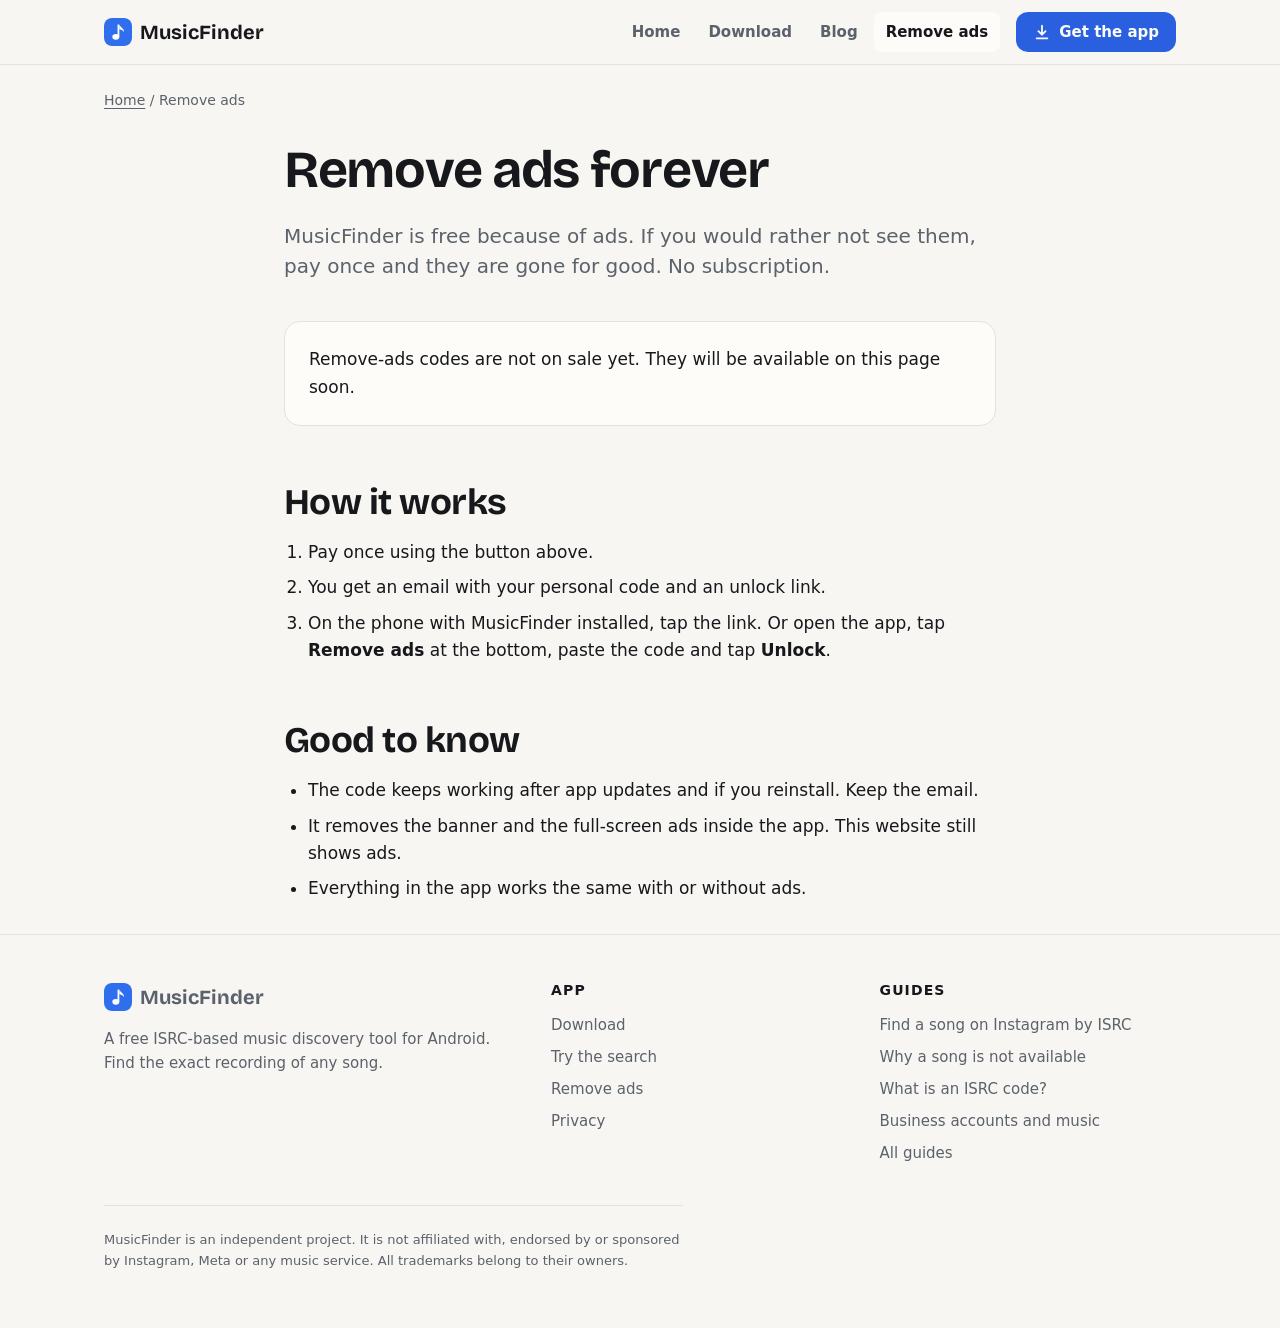
<file: remove-ads/index.html>
<!doctype html>
<html lang="en">
<head>
<meta charset="utf-8">
<meta name="viewport" content="width=device-width,initial-scale=1">
<title>Remove ads from MusicFinder forever</title>
<meta name="description" content="MusicFinder is free and supported by ads. One payment removes the ads forever: how it works and how to enter your code.">
<link rel="canonical" href="https://isrcfinder.meshydra.com/remove-ads/">
<meta property="og:type" content="website">
<meta property="og:site_name" content="MusicFinder">
<meta property="og:title" content="Remove ads from MusicFinder forever">
<meta property="og:description" content="MusicFinder is free and supported by ads. One payment removes the ads forever: how it works and how to enter your code.">
<meta property="og:url" content="https://isrcfinder.meshydra.com/remove-ads/">
<meta property="og:image" content="https://isrcfinder.meshydra.com/og.png">
<meta property="og:image:width" content="1200">
<meta property="og:image:height" content="630">
<meta name="twitter:card" content="summary_large_image">



<meta name="theme-color" content="#2f6fed">
<link rel="icon" href="/favicon.svg" type="image/svg+xml">
<link rel="manifest" href="/site.webmanifest">
<link rel="alternate" type="application/rss+xml" title="MusicFinder blog" href="/feed.xml">
<link rel="preload" href="/fonts/bricolage.woff2" as="font" type="font/woff2" crossorigin>
<link rel="stylesheet" href="/site.css">
<script async src="https://pagead2.googlesyndication.com/pagead/js/adsbygoogle.js?client=ca-pub-8408897878434994" crossorigin="anonymous"></script>
<script type="application/ld+json">{"@context":"https://schema.org","@type":"BreadcrumbList","itemListElement":[{"@type":"ListItem","position":1,"name":"Home","item":"https://isrcfinder.meshydra.com/"},{"@type":"ListItem","position":2,"name":"Remove ads","item":"https://isrcfinder.meshydra.com/remove-ads/"}]}</script>
</head>
<body>
<a class="skip" href="#main">Skip to content</a>
<header class="top">
  <div class="wrap bar">
    <a class="brand" href="/"><img src="/favicon.svg" width="28" height="28" alt="">MusicFinder</a>
    <nav aria-label="Main"><a href="/">Home</a><a href="/download/">Download</a><a href="/blog/">Blog</a><a href="/remove-ads/" aria-current="page">Remove ads</a></nav>
    <a class="btn" href="/download/MusicFinder.apk" download><svg viewBox="0 0 20 20" fill="none" stroke="currentColor" stroke-width="2" stroke-linecap="round" stroke-linejoin="round" aria-hidden="true"><path d="M10 3v10m0 0l-4-4m4 4l4-4M4 17h12"/></svg>Get the app</a>
  </div>
</header>
<main id="main">
<nav class="wrap crumbs" aria-label="Breadcrumb"><a href="/">Home</a> / <span>Remove ads</span></nav>

<article class="wrap prose">
  <h1>Remove ads forever</h1>
  <p class="lead">MusicFinder is free because of ads. If you would rather not see them, pay once and they are gone for good. No subscription.</p>
  <p class="note">Remove-ads codes are not on sale yet. They will be available on this page soon.</p>
  <h2>How it works</h2>
  <ol>
    <li>Pay once using the button above.</li>
    <li>You get an email with your personal code and an unlock link.</li>
    <li>On the phone with MusicFinder installed, tap the link. Or open the app, tap <strong>Remove ads</strong> at the bottom, paste the code and tap <strong>Unlock</strong>.</li>
  </ol>
  <h2>Good to know</h2>
  <ul>
    <li>The code keeps working after app updates and if you reinstall. Keep the email.</li>
    <li>It removes the banner and the full-screen ads inside the app. This website still shows ads.</li>
    <li>Everything in the app works the same with or without ads.</li>
  </ul>
</article>
</main>
<footer class="foot">
  <div class="wrap">
    <div class="foot-grid">
      <div>
        <a class="brand" href="/"><img src="/favicon.svg" width="28" height="28" alt="">MusicFinder</a>
        <p>A free ISRC-based music discovery tool for Android. Find the exact recording of any song.</p>
      </div>
      <div>
        <h2>App</h2>
        <ul><li><a href="/download/">Download</a></li><li><a href="/#try">Try the search</a></li><li><a href="/remove-ads/">Remove ads</a></li><li><a href="/privacy/">Privacy</a></li></ul>
      </div>
      <div>
        <h2>Guides</h2>
        <ul><li><a href="/blog/find-song-on-instagram-with-isrc/">Find a song on Instagram by ISRC</a></li><li><a href="/blog/why-song-not-available-on-instagram/">Why a song is not available</a></li><li><a href="/blog/what-is-an-isrc-code/">What is an ISRC code?</a></li><li><a href="/blog/instagram-music-business-account/">Business accounts and music</a></li><li><a href="/blog/">All guides</a></li></ul>
      </div>
    </div>
    <p class="legal">MusicFinder is an independent project. It is not affiliated with, endorsed by or sponsored by Instagram, Meta or any music service. All trademarks belong to their owners.</p>
  </div>
</footer>
</body>
</html>
</file>
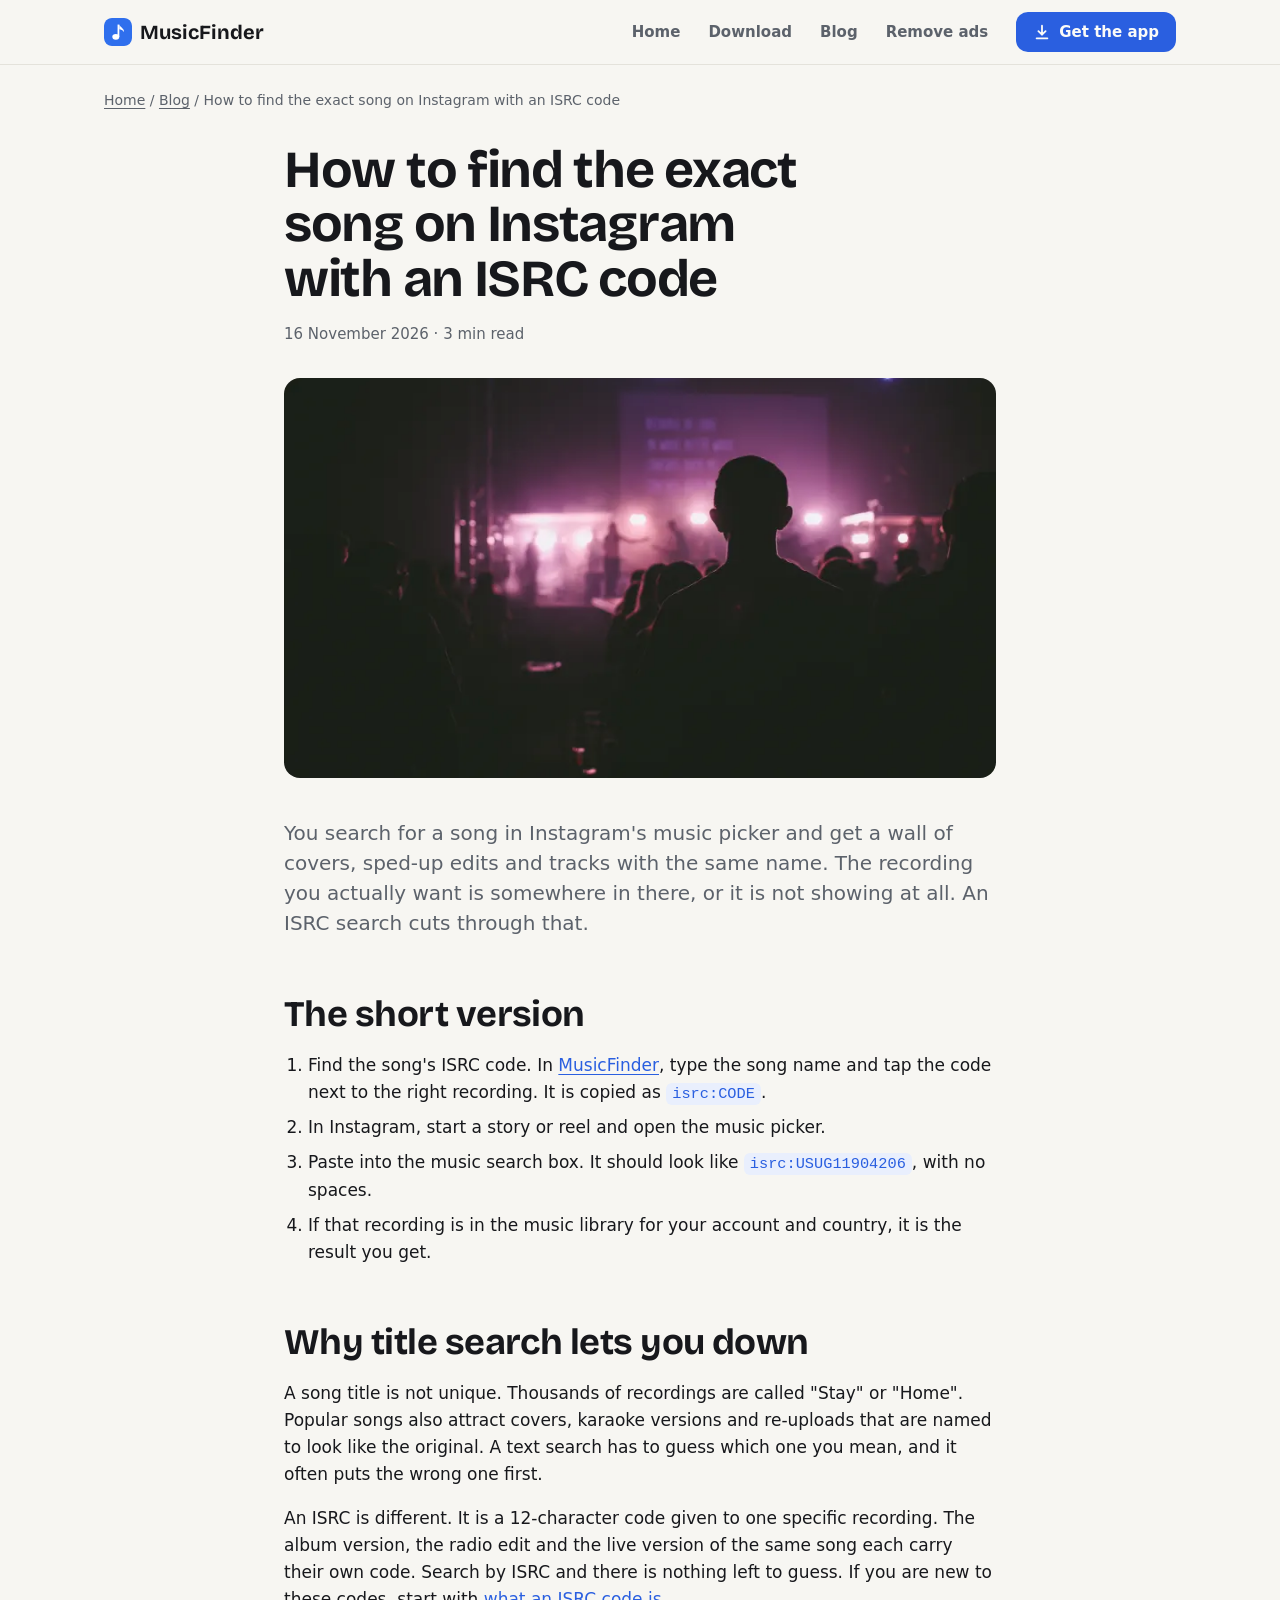
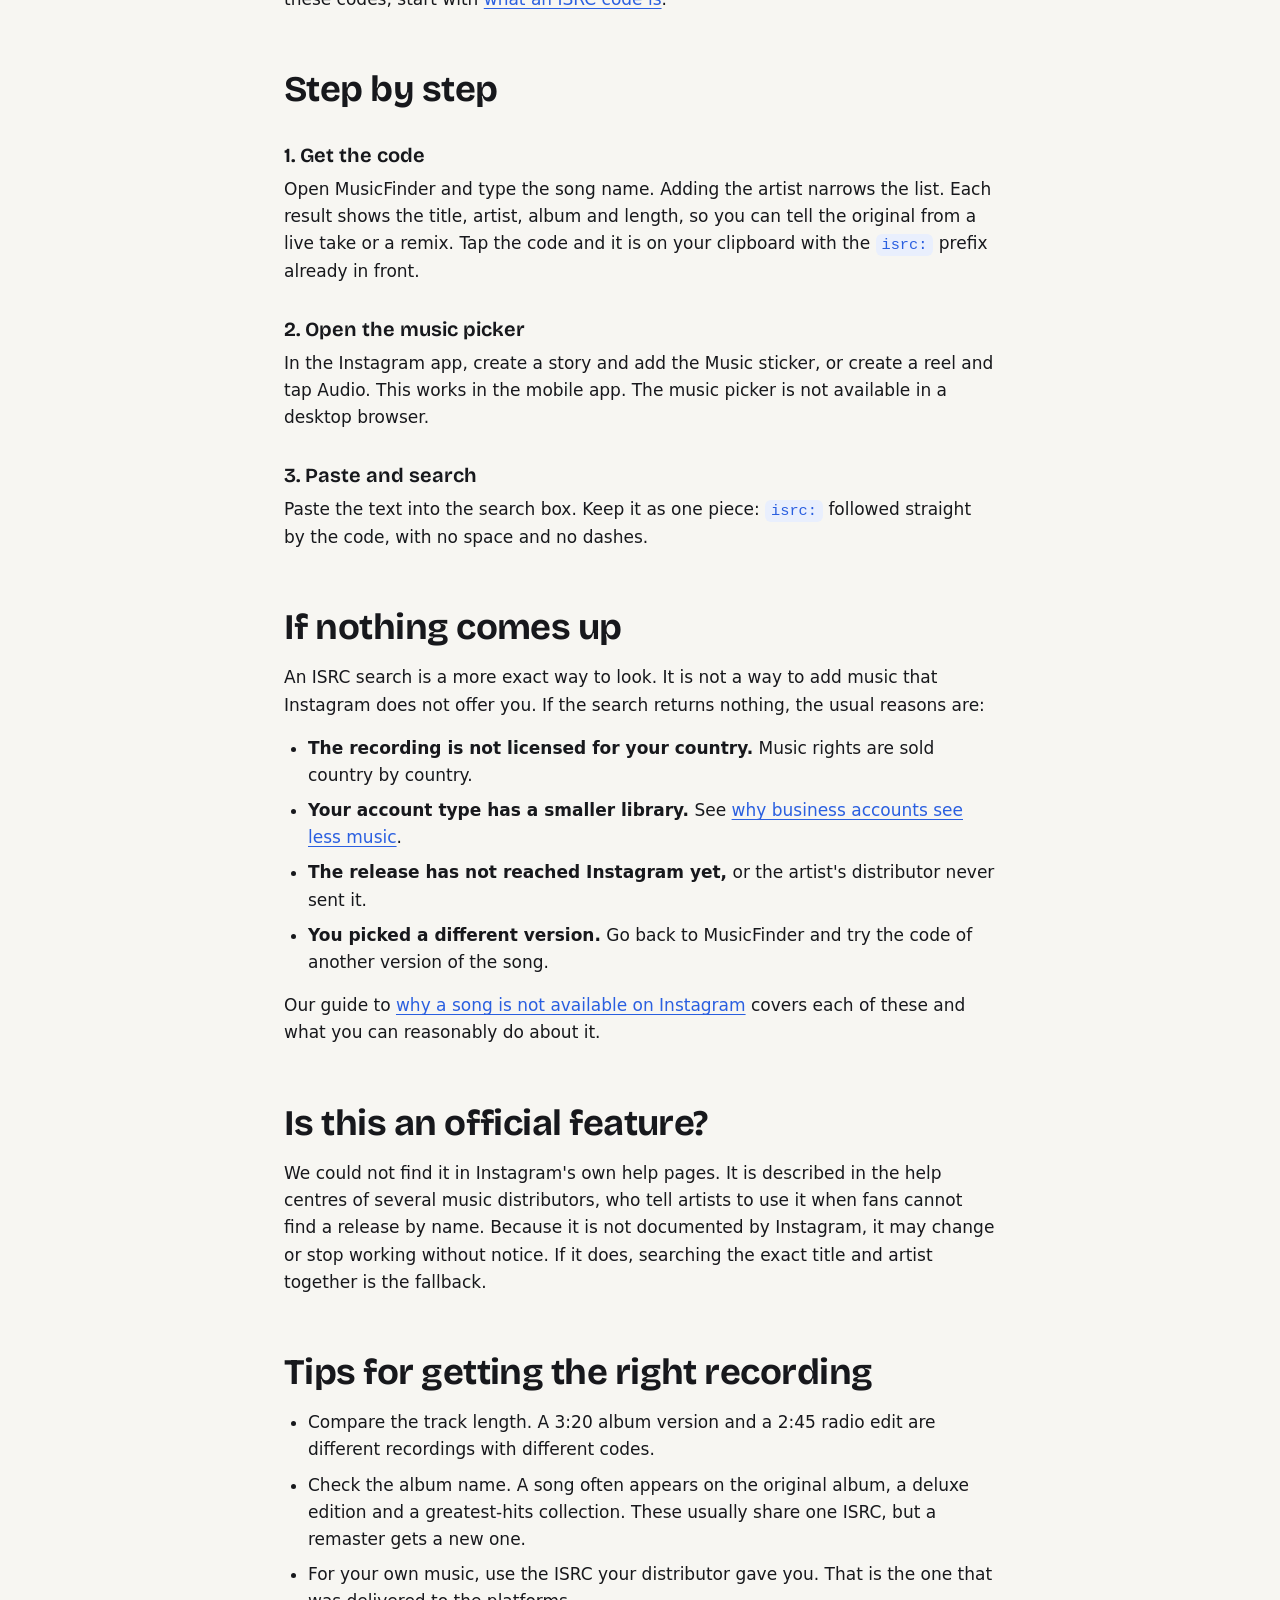
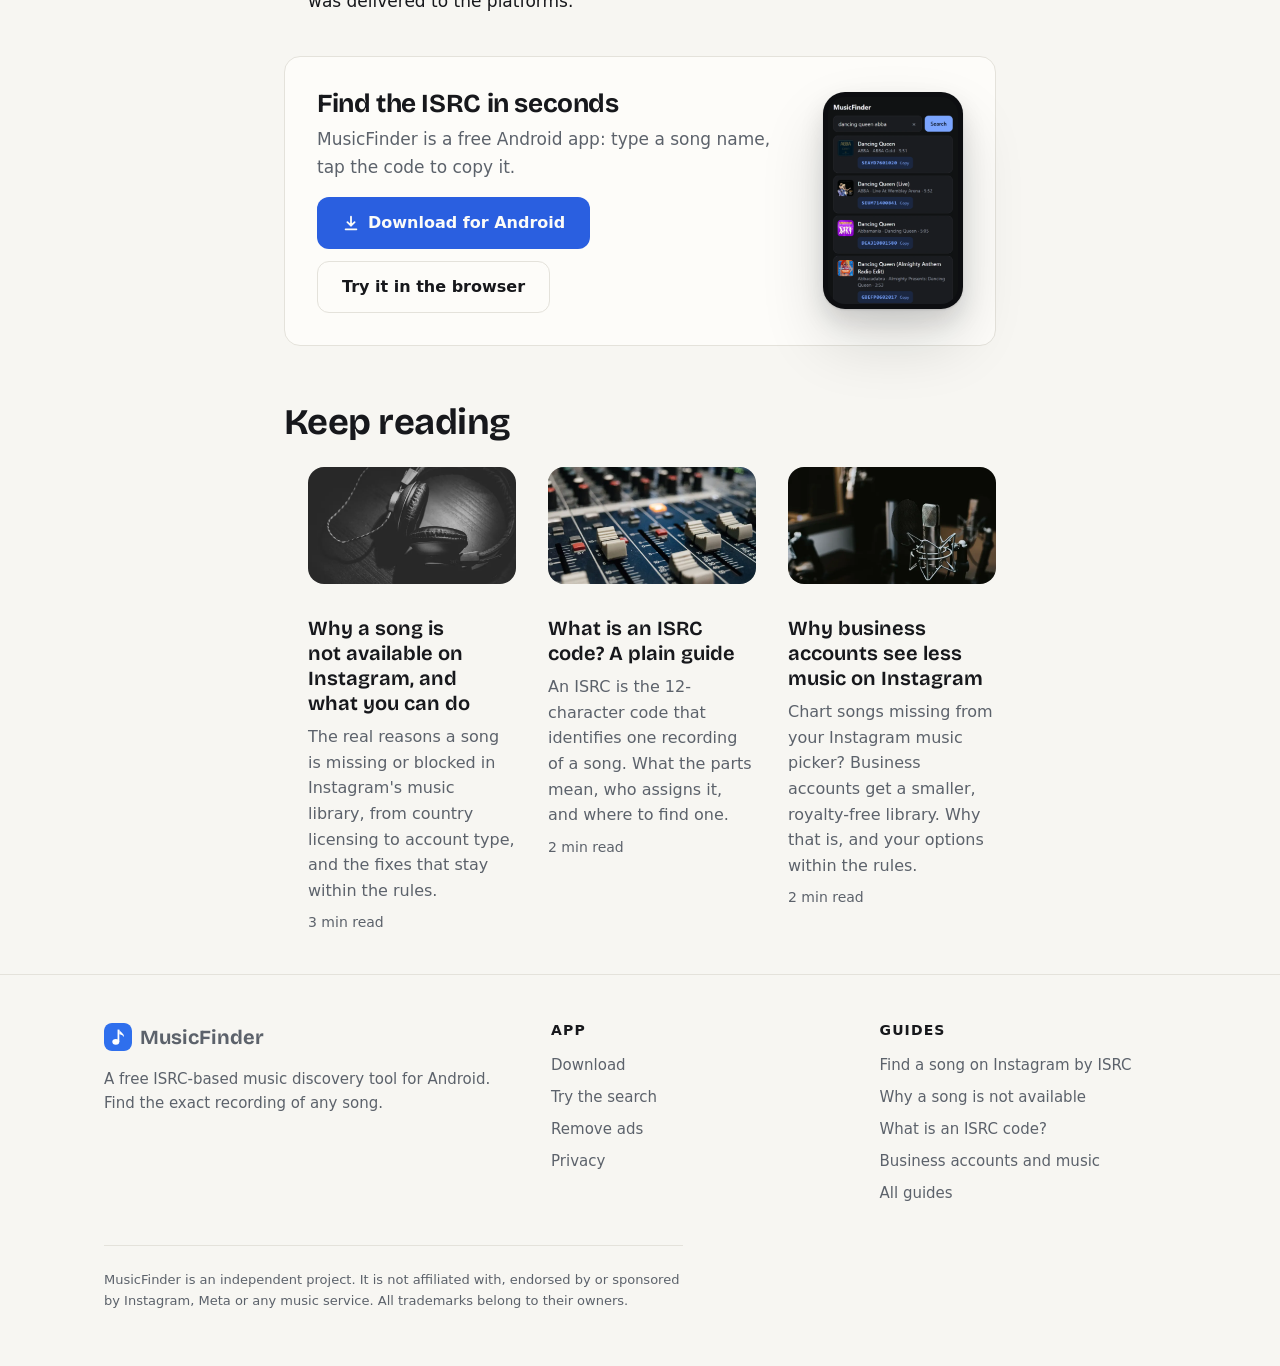
<file: blog/find-song-on-instagram-with-isrc/index.html>
<!doctype html>
<html lang="en">
<head>
<meta charset="utf-8">
<meta name="viewport" content="width=device-width,initial-scale=1">
<title>How to find the exact song on Instagram with an ISRC code</title>
<meta name="description" content="Title search on Instagram often returns covers and look-alikes. Searching with the song's ISRC code points to one exact recording. Here is how.">
<link rel="canonical" href="https://isrcfinder.meshydra.com/blog/find-song-on-instagram-with-isrc/">
<meta property="og:type" content="article">
<meta property="og:site_name" content="MusicFinder">
<meta property="og:title" content="How to find the exact song on Instagram with an ISRC code">
<meta property="og:description" content="Title search on Instagram often returns covers and look-alikes. Searching with the song's ISRC code points to one exact recording. Here is how.">
<meta property="og:url" content="https://isrcfinder.meshydra.com/blog/find-song-on-instagram-with-isrc/">
<meta property="og:image" content="https://isrcfinder.meshydra.com/img/concert-og.jpg">
<meta property="og:image:width" content="1200">
<meta property="og:image:height" content="630">
<meta name="twitter:card" content="summary_large_image">
<meta property="article:published_time" content="2026-11-16">


<meta name="theme-color" content="#2f6fed">
<link rel="icon" href="/favicon.svg" type="image/svg+xml">
<link rel="manifest" href="/site.webmanifest">
<link rel="alternate" type="application/rss+xml" title="MusicFinder blog" href="/feed.xml">
<link rel="preload" href="/fonts/bricolage.woff2" as="font" type="font/woff2" crossorigin>
<link rel="stylesheet" href="/site.css">
<script async src="https://pagead2.googlesyndication.com/pagead/js/adsbygoogle.js?client=ca-pub-8408897878434994" crossorigin="anonymous"></script>
<script type="application/ld+json">{"@context":"https://schema.org","@type":"BlogPosting","headline":"How to find the exact song on Instagram with an ISRC code","description":"Title search on Instagram often returns covers and look-alikes. Searching with the song's ISRC code points to one exact recording. Here is how.","datePublished":"2026-11-16","dateModified":"2026-11-16","wordCount":628,"image":"https://isrcfinder.meshydra.com/img/concert-og.jpg","mainEntityOfPage":"https://isrcfinder.meshydra.com/blog/find-song-on-instagram-with-isrc/","author":{"@type":"Organization","name":"MusicFinder","url":"https://isrcfinder.meshydra.com/"},"publisher":{"@type":"Organization","name":"MusicFinder","url":"https://isrcfinder.meshydra.com/"}}</script>
<script type="application/ld+json">{"@context":"https://schema.org","@type":"BreadcrumbList","itemListElement":[{"@type":"ListItem","position":1,"name":"Home","item":"https://isrcfinder.meshydra.com/"},{"@type":"ListItem","position":2,"name":"Blog","item":"https://isrcfinder.meshydra.com/blog/"},{"@type":"ListItem","position":3,"name":"How to find the exact song on Instagram with an ISRC code","item":"https://isrcfinder.meshydra.com/blog/find-song-on-instagram-with-isrc/"}]}</script>
</head>
<body>
<a class="skip" href="#main">Skip to content</a>
<header class="top">
  <div class="wrap bar">
    <a class="brand" href="/"><img src="/favicon.svg" width="28" height="28" alt="">MusicFinder</a>
    <nav aria-label="Main"><a href="/">Home</a><a href="/download/">Download</a><a href="/blog/">Blog</a><a href="/remove-ads/">Remove ads</a></nav>
    <a class="btn" href="/download/MusicFinder.apk" download><svg viewBox="0 0 20 20" fill="none" stroke="currentColor" stroke-width="2" stroke-linecap="round" stroke-linejoin="round" aria-hidden="true"><path d="M10 3v10m0 0l-4-4m4 4l4-4M4 17h12"/></svg>Get the app</a>
  </div>
</header>
<main id="main">
<nav class="wrap crumbs" aria-label="Breadcrumb"><a href="/">Home</a> / <a href="/blog/">Blog</a> / <span>How to find the exact song on Instagram with an ISRC code</span></nav>

<article class="wrap prose">
  <h1>How to find the exact song on Instagram with an ISRC code</h1>
  <p class="meta"><time datetime="2026-11-16">16 November 2026</time> · 3 min read</p>
  <img class="photo" src="/img/concert-800.webp" srcset="/img/concert-800.webp 800w, /img/concert-1600.webp 1600w" sizes="(min-width: 800px) 740px, 100vw" width="1600" height="900" alt="A crowd in a dark venue facing a stage lit in purple" fetchpriority="high">
  <p class="lead">You search for a song in Instagram's music picker and get a wall of covers, sped-up edits and tracks with the same name. The recording you actually want is somewhere in there, or it is not showing at all. An ISRC search cuts through that.</p>

<h2>The short version</h2>
<ol>
  <li>Find the song's ISRC code. In <a href="/">MusicFinder</a>, type the song name and tap the code next to the right recording. It is copied as <code>isrc:CODE</code>.</li>
  <li>In Instagram, start a story or reel and open the music picker.</li>
  <li>Paste into the music search box. It should look like <code>isrc:USUG11904206</code>, with no spaces.</li>
  <li>If that recording is in the music library for your account and country, it is the result you get.</li>
</ol>

<h2>Why title search lets you down</h2>
<p>A song title is not unique. Thousands of recordings are called "Stay" or "Home". Popular songs also attract covers, karaoke versions and re-uploads that are named to look like the original. A text search has to guess which one you mean, and it often puts the wrong one first.</p>
<p>An ISRC is different. It is a 12-character code given to one specific recording. The album version, the radio edit and the live version of the same song each carry their own code. Search by ISRC and there is nothing left to guess. If you are new to these codes, start with <a href="/blog/what-is-an-isrc-code/">what an ISRC code is</a>.</p>

<h2>Step by step</h2>
<h3>1. Get the code</h3>
<p>Open MusicFinder and type the song name. Adding the artist narrows the list. Each result shows the title, artist, album and length, so you can tell the original from a live take or a remix. Tap the code and it is on your clipboard with the <code>isrc:</code> prefix already in front.</p>
<h3>2. Open the music picker</h3>
<p>In the Instagram app, create a story and add the Music sticker, or create a reel and tap Audio. This works in the mobile app. The music picker is not available in a desktop browser.</p>
<h3>3. Paste and search</h3>
<p>Paste the text into the search box. Keep it as one piece: <code>isrc:</code> followed straight by the code, with no space and no dashes.</p>

<h2>If nothing comes up</h2>
<p>An ISRC search is a more exact way to look. It is not a way to add music that Instagram does not offer you. If the search returns nothing, the usual reasons are:</p>
<ul>
  <li><strong>The recording is not licensed for your country.</strong> Music rights are sold country by country.</li>
  <li><strong>Your account type has a smaller library.</strong> See <a href="/blog/instagram-music-business-account/">why business accounts see less music</a>.</li>
  <li><strong>The release has not reached Instagram yet,</strong> or the artist's distributor never sent it.</li>
  <li><strong>You picked a different version.</strong> Go back to MusicFinder and try the code of another version of the song.</li>
</ul>
<p>Our guide to <a href="/blog/why-song-not-available-on-instagram/">why a song is not available on Instagram</a> covers each of these and what you can reasonably do about it.</p>

<h2>Is this an official feature?</h2>
<p>We could not find it in Instagram's own help pages. It is described in the help centres of several music distributors, who tell artists to use it when fans cannot find a release by name. Because it is not documented by Instagram, it may change or stop working without notice. If it does, searching the exact title and artist together is the fallback.</p>

<h2>Tips for getting the right recording</h2>
<ul>
  <li>Compare the track length. A 3:20 album version and a 2:45 radio edit are different recordings with different codes.</li>
  <li>Check the album name. A song often appears on the original album, a deluxe edition and a greatest-hits collection. These usually share one ISRC, but a remaster gets a new one.</li>
  <li>For your own music, use the ISRC your distributor gave you. That is the one that was delivered to the platforms.</li>
</ul>
  <div class="callout">
    <div>
      <h2>Find the ISRC in seconds</h2>
      <p>MusicFinder is a free Android app: type a song name, tap the code to copy it.</p>
      <p class="cta"><a class="btn" href="/download/MusicFinder.apk" download><svg viewBox="0 0 20 20" fill="none" stroke="currentColor" stroke-width="2" stroke-linecap="round" stroke-linejoin="round" aria-hidden="true"><path d="M10 3v10m0 0l-4-4m4 4l4-4M4 17h12"/></svg>Download for Android</a><a class="btn ghost" href="/#try">Try it in the browser</a></p>
    </div>
    <div class="phone"><img src="/img/app-copy.webp" width="780" height="1600" alt="MusicFinder showing ISRC codes for a song" loading="lazy" decoding="async"></div>
  </div>
  
  <h2>Keep reading</h2>
  <ul class="cards"><li><a href="/blog/why-song-not-available-on-instagram/"><img class="photo" src="/img/headphones-800.webp" srcset="/img/headphones-800.webp 800w, /img/headphones-1600.webp 1600w" sizes="(min-width: 980px) 360px, (min-width: 680px) 50vw, 100vw" width="1600" height="900" alt="Black studio headphones lying on a wooden table" loading="lazy" decoding="async"><h3>Why a song is not available on Instagram, and what you can do</h3><p>The real reasons a song is missing or blocked in Instagram's music library, from country licensing to account type, and the fixes that stay within the rules.</p><span>3 min read</span></a></li><li><a href="/blog/what-is-an-isrc-code/"><img class="photo" src="/img/faders-800.webp" srcset="/img/faders-800.webp 800w, /img/faders-1600.webp 1600w" sizes="(min-width: 980px) 360px, (min-width: 680px) 50vw, 100vw" width="1600" height="900" alt="Close view of the faders on an audio mixing desk" loading="lazy" decoding="async"><h3>What is an ISRC code? A plain guide</h3><p>An ISRC is the 12-character code that identifies one recording of a song. What the parts mean, who assigns it, and where to find one.</p><span>2 min read</span></a></li><li><a href="/blog/instagram-music-business-account/"><img class="photo" src="/img/microphone-800.webp" srcset="/img/microphone-800.webp 800w, /img/microphone-1600.webp 1600w" sizes="(min-width: 980px) 360px, (min-width: 680px) 50vw, 100vw" width="1600" height="900" alt="A studio condenser microphone on a stand" loading="lazy" decoding="async"><h3>Why business accounts see less music on Instagram</h3><p>Chart songs missing from your Instagram music picker? Business accounts get a smaller, royalty-free library. Why that is, and your options within the rules.</p><span>2 min read</span></a></li></ul>
</article>
</main>
<footer class="foot">
  <div class="wrap">
    <div class="foot-grid">
      <div>
        <a class="brand" href="/"><img src="/favicon.svg" width="28" height="28" alt="">MusicFinder</a>
        <p>A free ISRC-based music discovery tool for Android. Find the exact recording of any song.</p>
      </div>
      <div>
        <h2>App</h2>
        <ul><li><a href="/download/">Download</a></li><li><a href="/#try">Try the search</a></li><li><a href="/remove-ads/">Remove ads</a></li><li><a href="/privacy/">Privacy</a></li></ul>
      </div>
      <div>
        <h2>Guides</h2>
        <ul><li><a href="/blog/find-song-on-instagram-with-isrc/">Find a song on Instagram by ISRC</a></li><li><a href="/blog/why-song-not-available-on-instagram/">Why a song is not available</a></li><li><a href="/blog/what-is-an-isrc-code/">What is an ISRC code?</a></li><li><a href="/blog/instagram-music-business-account/">Business accounts and music</a></li><li><a href="/blog/">All guides</a></li></ul>
      </div>
    </div>
    <p class="legal">MusicFinder is an independent project. It is not affiliated with, endorsed by or sponsored by Instagram, Meta or any music service. All trademarks belong to their owners.</p>
  </div>
</footer>
</body>
</html>
</file>
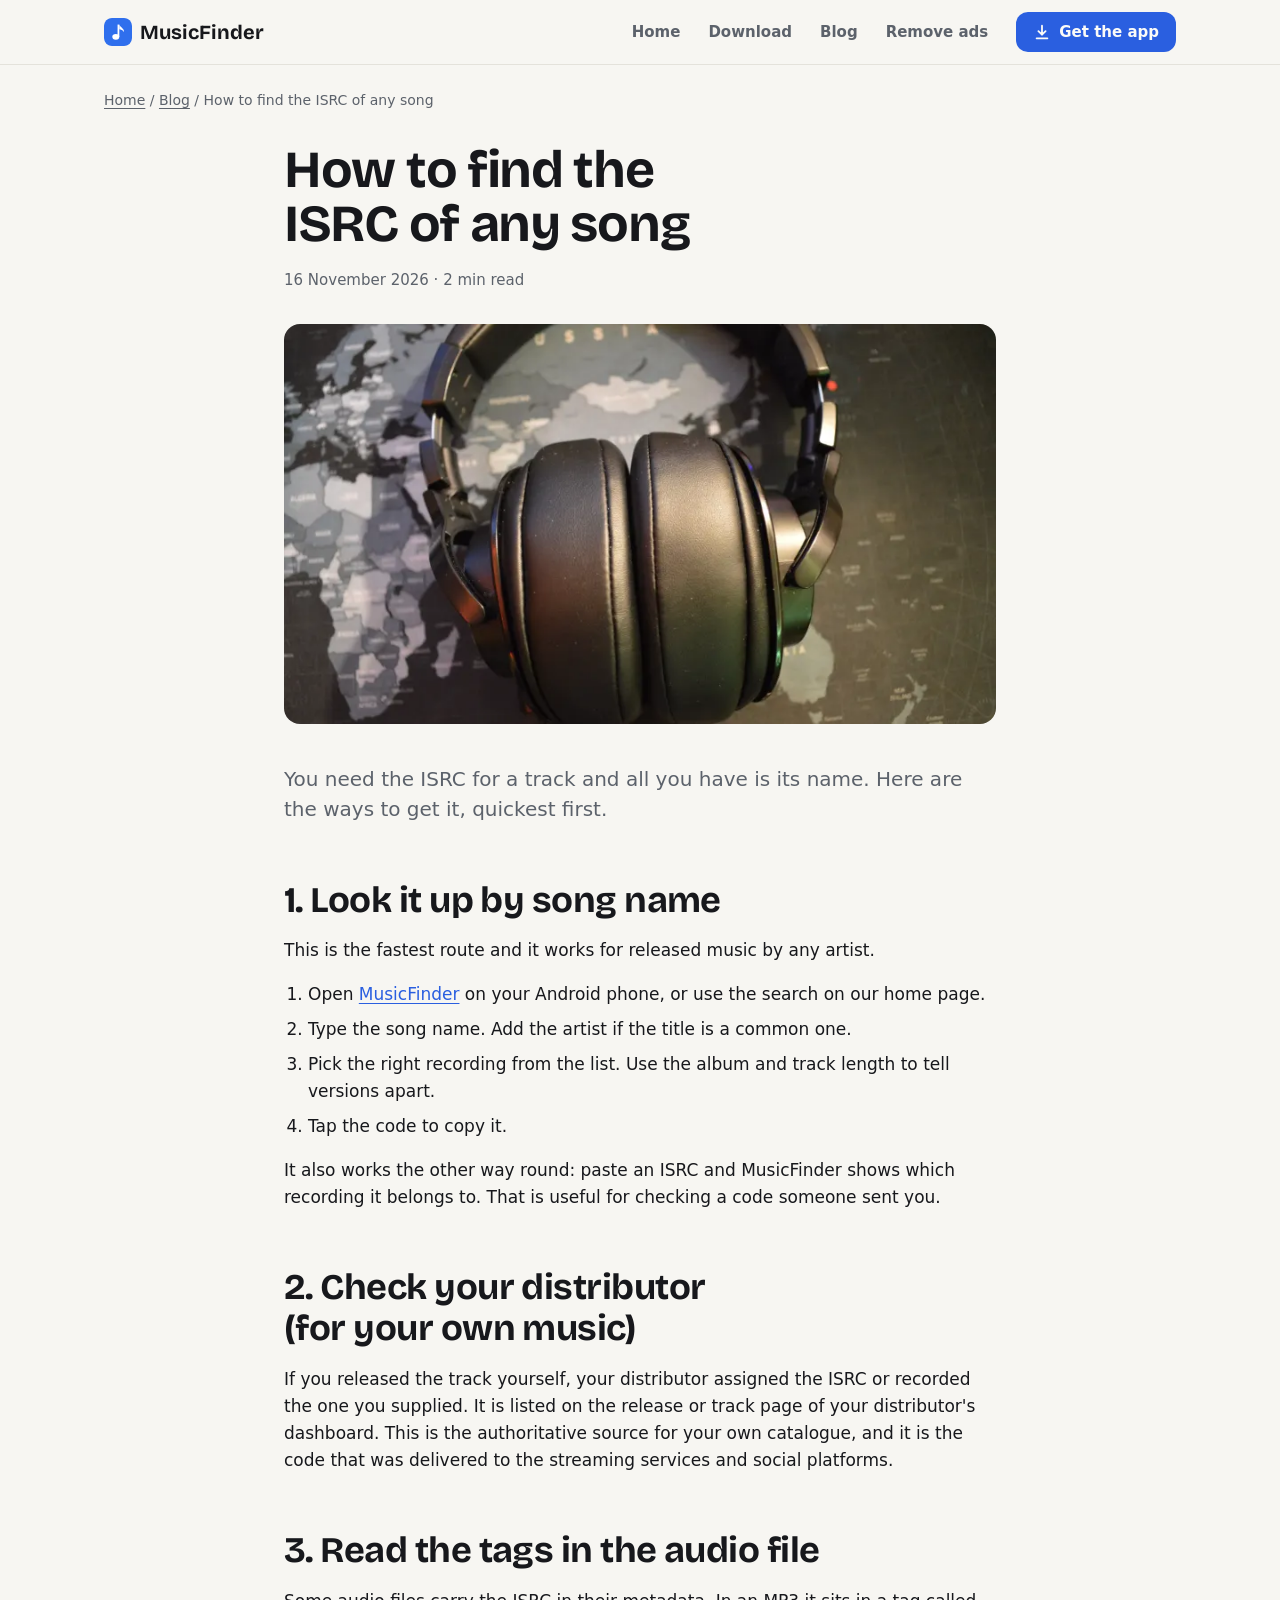
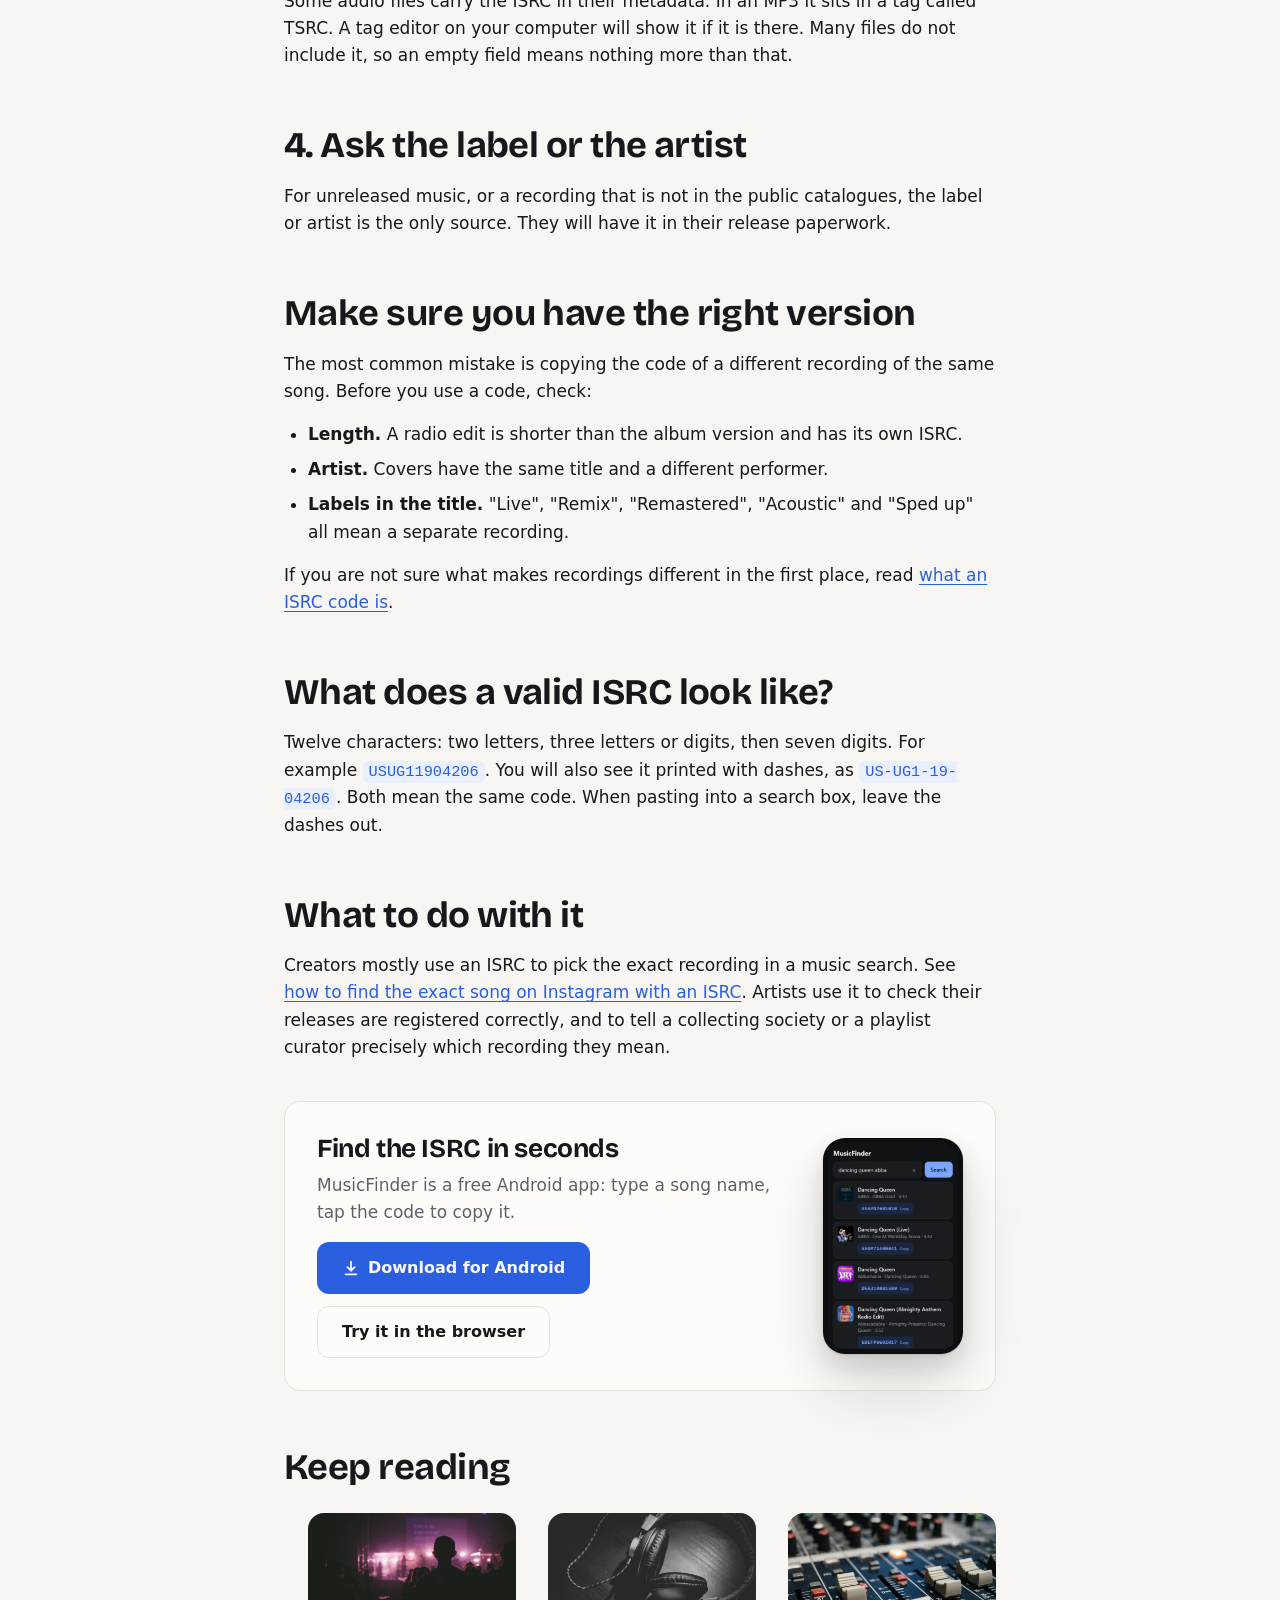
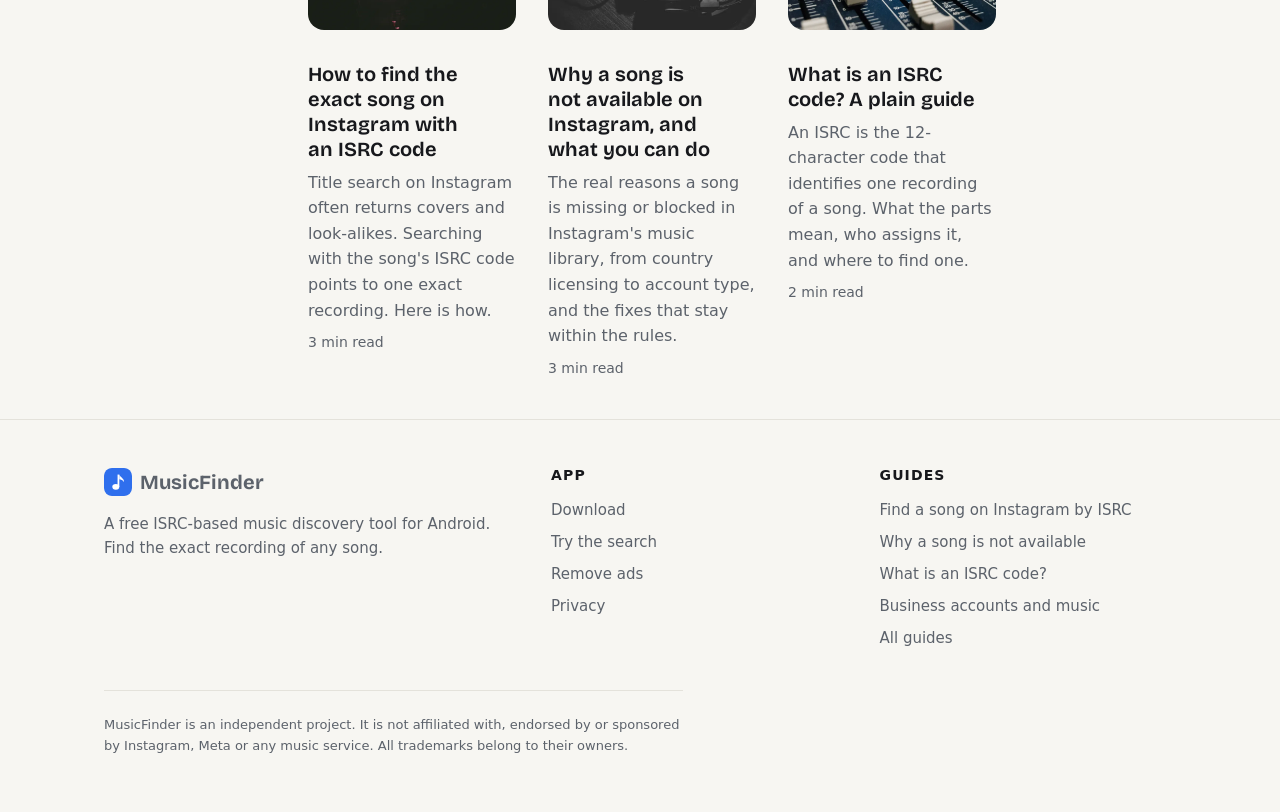
<file: blog/how-to-find-the-isrc-of-a-song/index.html>
<!doctype html>
<html lang="en">
<head>
<meta charset="utf-8">
<meta name="viewport" content="width=device-width,initial-scale=1">
<title>How to find the ISRC of any song | MusicFinder</title>
<meta name="description" content="Four ways to find a song's ISRC code: look it up by name in seconds, check your distributor, read the file's tags, or ask the label.">
<link rel="canonical" href="https://isrcfinder.meshydra.com/blog/how-to-find-the-isrc-of-a-song/">
<meta property="og:type" content="article">
<meta property="og:site_name" content="MusicFinder">
<meta property="og:title" content="How to find the ISRC of any song | MusicFinder">
<meta property="og:description" content="Four ways to find a song's ISRC code: look it up by name in seconds, check your distributor, read the file's tags, or ask the label.">
<meta property="og:url" content="https://isrcfinder.meshydra.com/blog/how-to-find-the-isrc-of-a-song/">
<meta property="og:image" content="https://isrcfinder.meshydra.com/img/world-og.jpg">
<meta property="og:image:width" content="1200">
<meta property="og:image:height" content="630">
<meta name="twitter:card" content="summary_large_image">
<meta property="article:published_time" content="2026-11-16">


<meta name="theme-color" content="#2f6fed">
<link rel="icon" href="/favicon.svg" type="image/svg+xml">
<link rel="manifest" href="/site.webmanifest">
<link rel="alternate" type="application/rss+xml" title="MusicFinder blog" href="/feed.xml">
<link rel="preload" href="/fonts/bricolage.woff2" as="font" type="font/woff2" crossorigin>
<link rel="stylesheet" href="/site.css">
<script async src="https://pagead2.googlesyndication.com/pagead/js/adsbygoogle.js?client=ca-pub-8408897878434994" crossorigin="anonymous"></script>
<script type="application/ld+json">{"@context":"https://schema.org","@type":"BlogPosting","headline":"How to find the ISRC of any song","description":"Four ways to find a song's ISRC code: look it up by name in seconds, check your distributor, read the file's tags, or ask the label.","datePublished":"2026-11-16","dateModified":"2026-11-16","wordCount":471,"image":"https://isrcfinder.meshydra.com/img/world-og.jpg","mainEntityOfPage":"https://isrcfinder.meshydra.com/blog/how-to-find-the-isrc-of-a-song/","author":{"@type":"Organization","name":"MusicFinder","url":"https://isrcfinder.meshydra.com/"},"publisher":{"@type":"Organization","name":"MusicFinder","url":"https://isrcfinder.meshydra.com/"}}</script>
<script type="application/ld+json">{"@context":"https://schema.org","@type":"BreadcrumbList","itemListElement":[{"@type":"ListItem","position":1,"name":"Home","item":"https://isrcfinder.meshydra.com/"},{"@type":"ListItem","position":2,"name":"Blog","item":"https://isrcfinder.meshydra.com/blog/"},{"@type":"ListItem","position":3,"name":"How to find the ISRC of any song","item":"https://isrcfinder.meshydra.com/blog/how-to-find-the-isrc-of-a-song/"}]}</script>
</head>
<body>
<a class="skip" href="#main">Skip to content</a>
<header class="top">
  <div class="wrap bar">
    <a class="brand" href="/"><img src="/favicon.svg" width="28" height="28" alt="">MusicFinder</a>
    <nav aria-label="Main"><a href="/">Home</a><a href="/download/">Download</a><a href="/blog/">Blog</a><a href="/remove-ads/">Remove ads</a></nav>
    <a class="btn" href="/download/MusicFinder.apk" download><svg viewBox="0 0 20 20" fill="none" stroke="currentColor" stroke-width="2" stroke-linecap="round" stroke-linejoin="round" aria-hidden="true"><path d="M10 3v10m0 0l-4-4m4 4l4-4M4 17h12"/></svg>Get the app</a>
  </div>
</header>
<main id="main">
<nav class="wrap crumbs" aria-label="Breadcrumb"><a href="/">Home</a> / <a href="/blog/">Blog</a> / <span>How to find the ISRC of any song</span></nav>

<article class="wrap prose">
  <h1>How to find the ISRC of any song</h1>
  <p class="meta"><time datetime="2026-11-16">16 November 2026</time> · 2 min read</p>
  <img class="photo" src="/img/world-800.webp" srcset="/img/world-800.webp 800w, /img/world-1600.webp 1600w" sizes="(min-width: 800px) 740px, 100vw" width="1600" height="900" alt="Headphones resting on a map of the world" fetchpriority="high">
  <p class="lead">You need the ISRC for a track and all you have is its name. Here are the ways to get it, quickest first.</p>

<h2>1. Look it up by song name</h2>
<p>This is the fastest route and it works for released music by any artist.</p>
<ol>
  <li>Open <a href="/">MusicFinder</a> on your Android phone, or use the search on our home page.</li>
  <li>Type the song name. Add the artist if the title is a common one.</li>
  <li>Pick the right recording from the list. Use the album and track length to tell versions apart.</li>
  <li>Tap the code to copy it.</li>
</ol>
<p>It also works the other way round: paste an ISRC and MusicFinder shows which recording it belongs to. That is useful for checking a code someone sent you.</p>

<h2>2. Check your distributor (for your own music)</h2>
<p>If you released the track yourself, your distributor assigned the ISRC or recorded the one you supplied. It is listed on the release or track page of your distributor's dashboard. This is the authoritative source for your own catalogue, and it is the code that was delivered to the streaming services and social platforms.</p>

<h2>3. Read the tags in the audio file</h2>
<p>Some audio files carry the ISRC in their metadata. In an MP3 it sits in a tag called TSRC. A tag editor on your computer will show it if it is there. Many files do not include it, so an empty field means nothing more than that.</p>

<h2>4. Ask the label or the artist</h2>
<p>For unreleased music, or a recording that is not in the public catalogues, the label or artist is the only source. They will have it in their release paperwork.</p>

<h2>Make sure you have the right version</h2>
<p>The most common mistake is copying the code of a different recording of the same song. Before you use a code, check:</p>
<ul>
  <li><strong>Length.</strong> A radio edit is shorter than the album version and has its own ISRC.</li>
  <li><strong>Artist.</strong> Covers have the same title and a different performer.</li>
  <li><strong>Labels in the title.</strong> "Live", "Remix", "Remastered", "Acoustic" and "Sped up" all mean a separate recording.</li>
</ul>
<p>If you are not sure what makes recordings different in the first place, read <a href="/blog/what-is-an-isrc-code/">what an ISRC code is</a>.</p>

<h2>What does a valid ISRC look like?</h2>
<p>Twelve characters: two letters, three letters or digits, then seven digits. For example <code>USUG11904206</code>. You will also see it printed with dashes, as <code>US-UG1-19-04206</code>. Both mean the same code. When pasting into a search box, leave the dashes out.</p>

<h2>What to do with it</h2>
<p>Creators mostly use an ISRC to pick the exact recording in a music search. See <a href="/blog/find-song-on-instagram-with-isrc/">how to find the exact song on Instagram with an ISRC</a>. Artists use it to check their releases are registered correctly, and to tell a collecting society or a playlist curator precisely which recording they mean.</p>
  <div class="callout">
    <div>
      <h2>Find the ISRC in seconds</h2>
      <p>MusicFinder is a free Android app: type a song name, tap the code to copy it.</p>
      <p class="cta"><a class="btn" href="/download/MusicFinder.apk" download><svg viewBox="0 0 20 20" fill="none" stroke="currentColor" stroke-width="2" stroke-linecap="round" stroke-linejoin="round" aria-hidden="true"><path d="M10 3v10m0 0l-4-4m4 4l4-4M4 17h12"/></svg>Download for Android</a><a class="btn ghost" href="/#try">Try it in the browser</a></p>
    </div>
    <div class="phone"><img src="/img/app-copy.webp" width="780" height="1600" alt="MusicFinder showing ISRC codes for a song" loading="lazy" decoding="async"></div>
  </div>
  
  <h2>Keep reading</h2>
  <ul class="cards"><li><a href="/blog/find-song-on-instagram-with-isrc/"><img class="photo" src="/img/concert-800.webp" srcset="/img/concert-800.webp 800w, /img/concert-1600.webp 1600w" sizes="(min-width: 980px) 360px, (min-width: 680px) 50vw, 100vw" width="1600" height="900" alt="A crowd in a dark venue facing a stage lit in purple" loading="lazy" decoding="async"><h3>How to find the exact song on Instagram with an ISRC code</h3><p>Title search on Instagram often returns covers and look-alikes. Searching with the song's ISRC code points to one exact recording. Here is how.</p><span>3 min read</span></a></li><li><a href="/blog/why-song-not-available-on-instagram/"><img class="photo" src="/img/headphones-800.webp" srcset="/img/headphones-800.webp 800w, /img/headphones-1600.webp 1600w" sizes="(min-width: 980px) 360px, (min-width: 680px) 50vw, 100vw" width="1600" height="900" alt="Black studio headphones lying on a wooden table" loading="lazy" decoding="async"><h3>Why a song is not available on Instagram, and what you can do</h3><p>The real reasons a song is missing or blocked in Instagram's music library, from country licensing to account type, and the fixes that stay within the rules.</p><span>3 min read</span></a></li><li><a href="/blog/what-is-an-isrc-code/"><img class="photo" src="/img/faders-800.webp" srcset="/img/faders-800.webp 800w, /img/faders-1600.webp 1600w" sizes="(min-width: 980px) 360px, (min-width: 680px) 50vw, 100vw" width="1600" height="900" alt="Close view of the faders on an audio mixing desk" loading="lazy" decoding="async"><h3>What is an ISRC code? A plain guide</h3><p>An ISRC is the 12-character code that identifies one recording of a song. What the parts mean, who assigns it, and where to find one.</p><span>2 min read</span></a></li></ul>
</article>
</main>
<footer class="foot">
  <div class="wrap">
    <div class="foot-grid">
      <div>
        <a class="brand" href="/"><img src="/favicon.svg" width="28" height="28" alt="">MusicFinder</a>
        <p>A free ISRC-based music discovery tool for Android. Find the exact recording of any song.</p>
      </div>
      <div>
        <h2>App</h2>
        <ul><li><a href="/download/">Download</a></li><li><a href="/#try">Try the search</a></li><li><a href="/remove-ads/">Remove ads</a></li><li><a href="/privacy/">Privacy</a></li></ul>
      </div>
      <div>
        <h2>Guides</h2>
        <ul><li><a href="/blog/find-song-on-instagram-with-isrc/">Find a song on Instagram by ISRC</a></li><li><a href="/blog/why-song-not-available-on-instagram/">Why a song is not available</a></li><li><a href="/blog/what-is-an-isrc-code/">What is an ISRC code?</a></li><li><a href="/blog/instagram-music-business-account/">Business accounts and music</a></li><li><a href="/blog/">All guides</a></li></ul>
      </div>
    </div>
    <p class="legal">MusicFinder is an independent project. It is not affiliated with, endorsed by or sponsored by Instagram, Meta or any music service. All trademarks belong to their owners.</p>
  </div>
</footer>
</body>
</html>
</file>
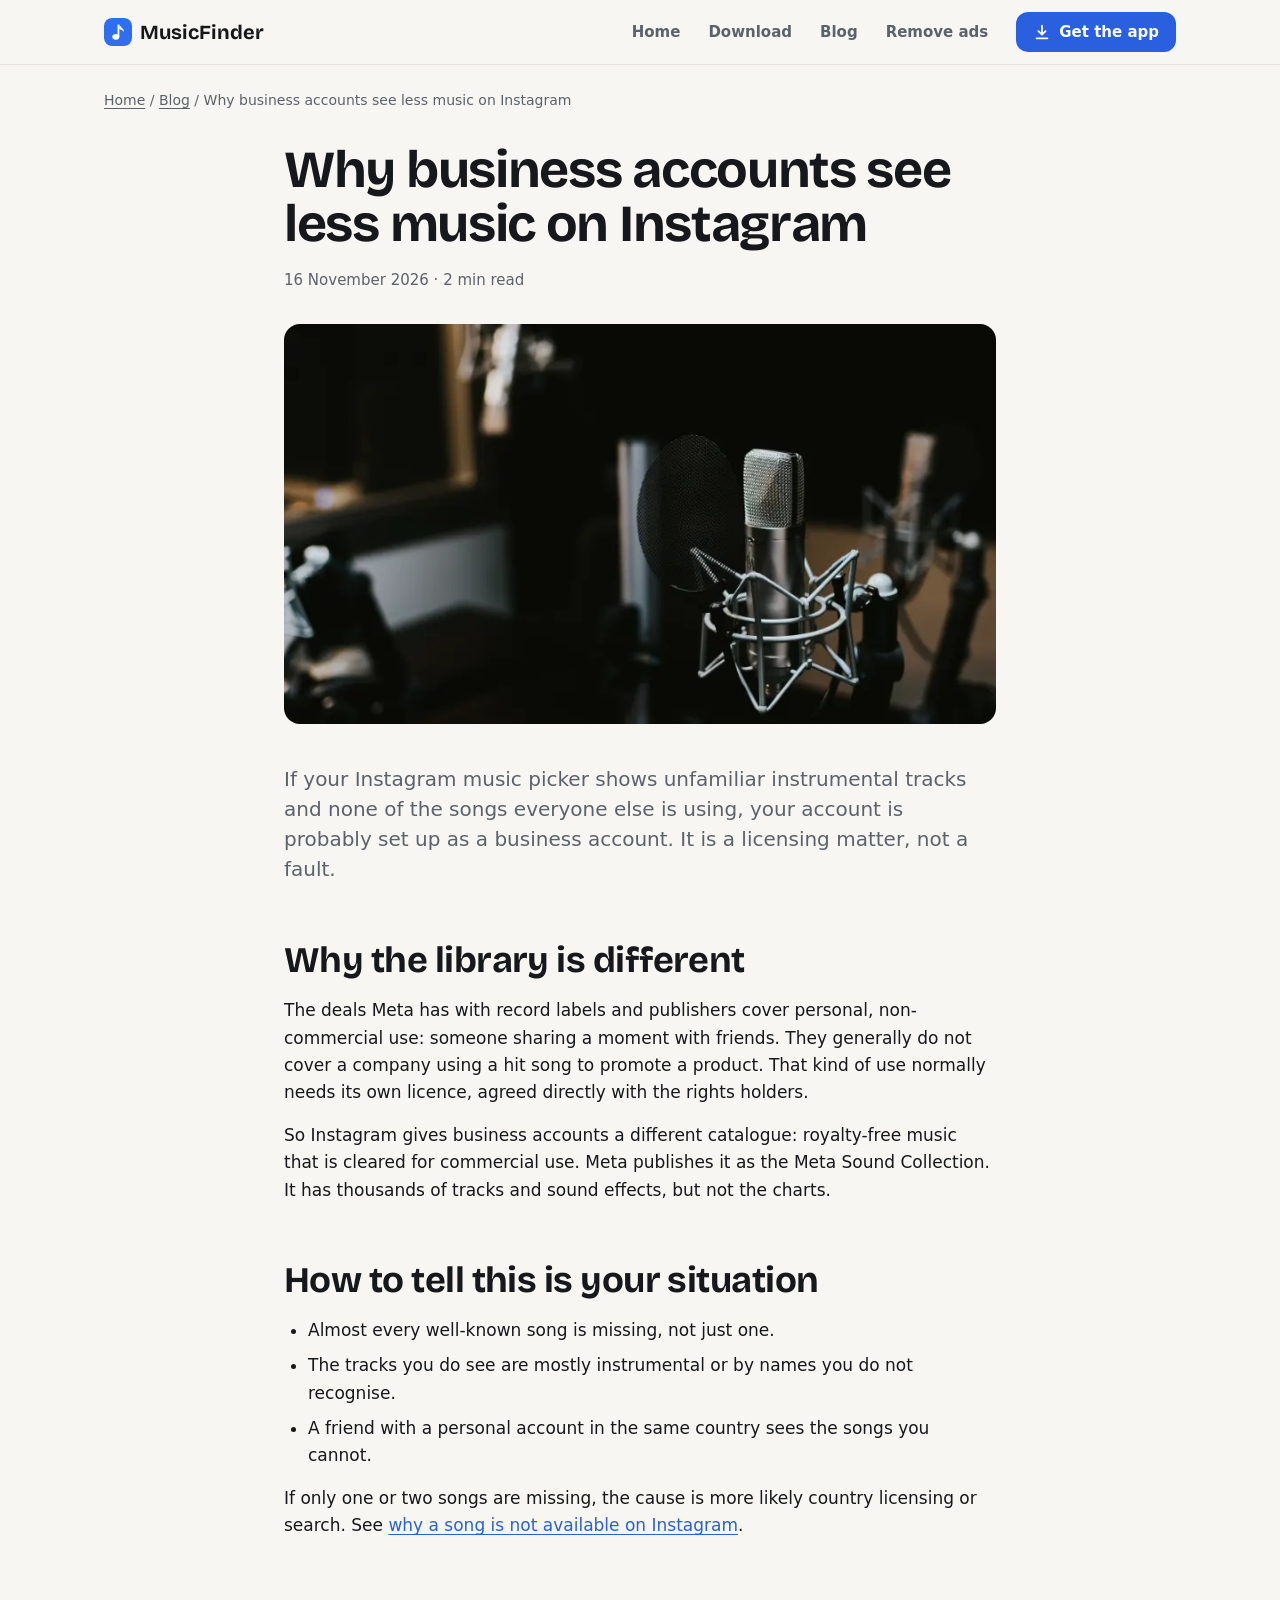
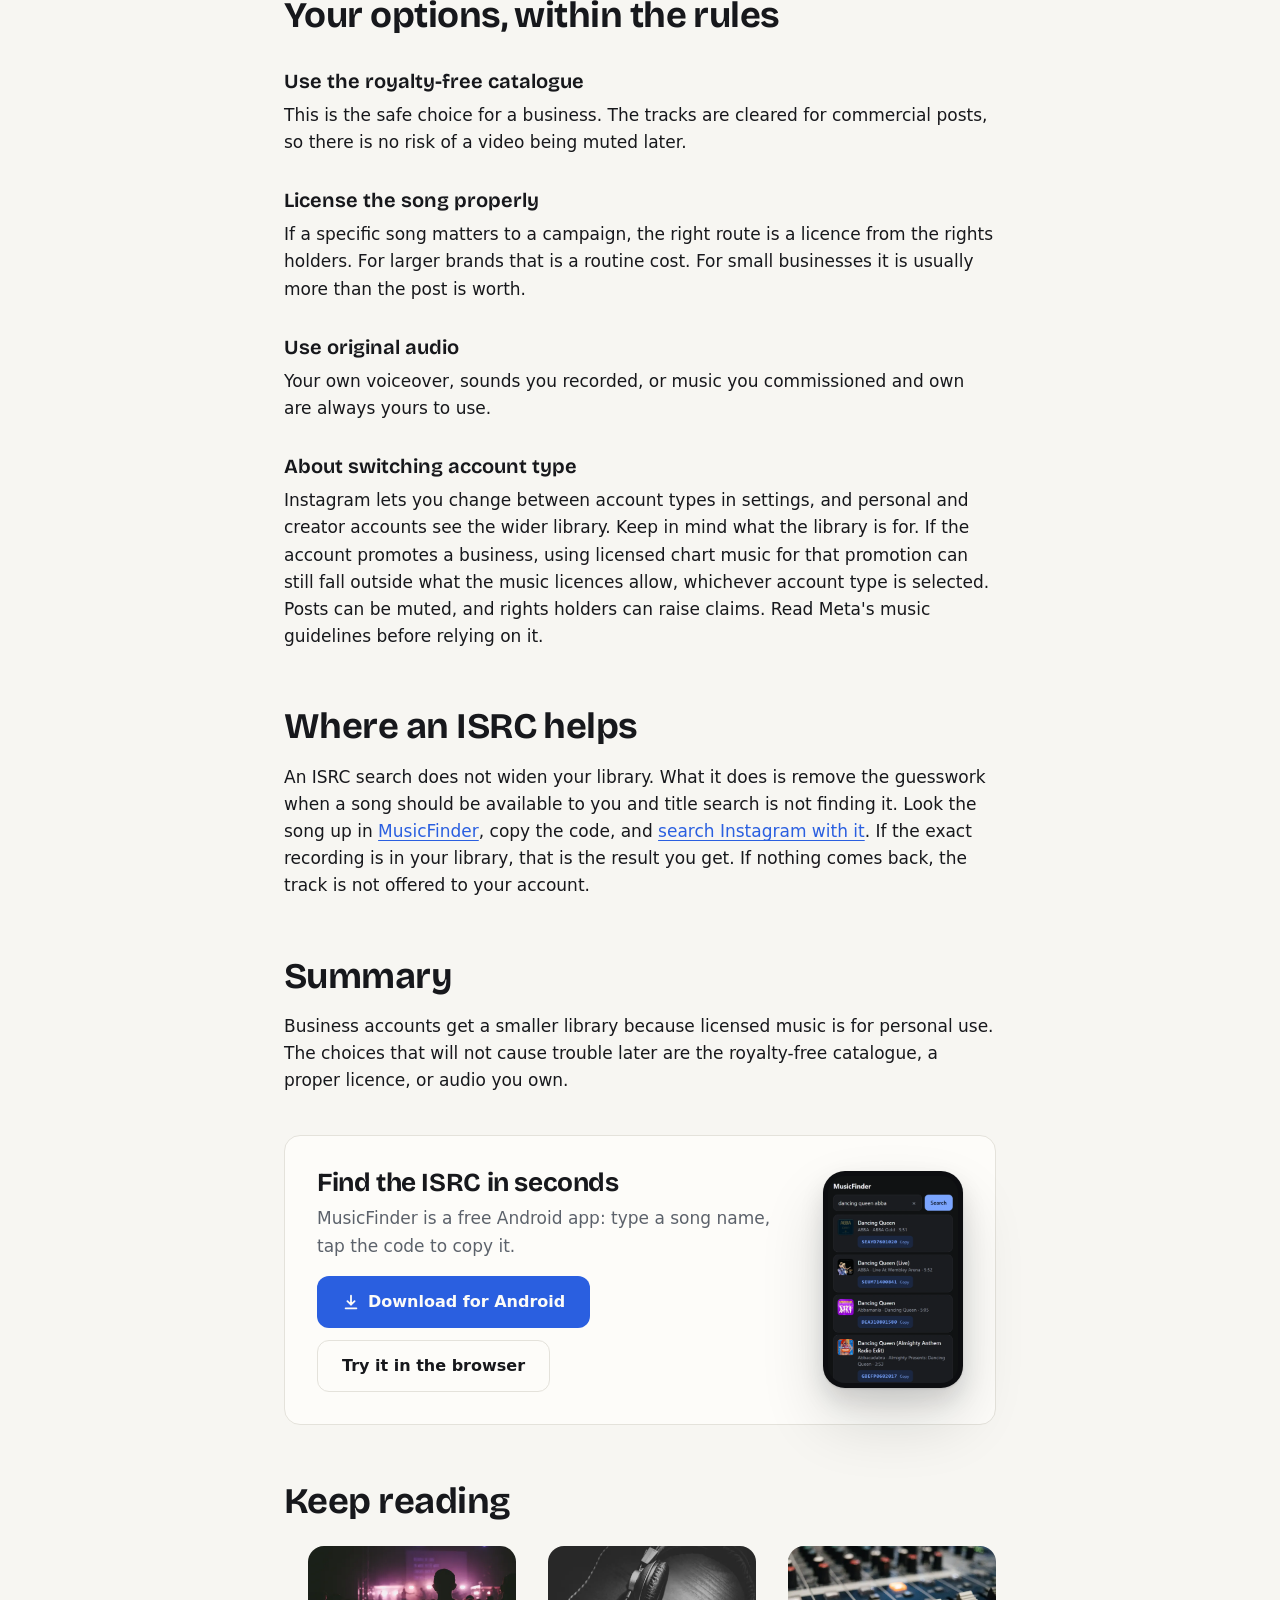
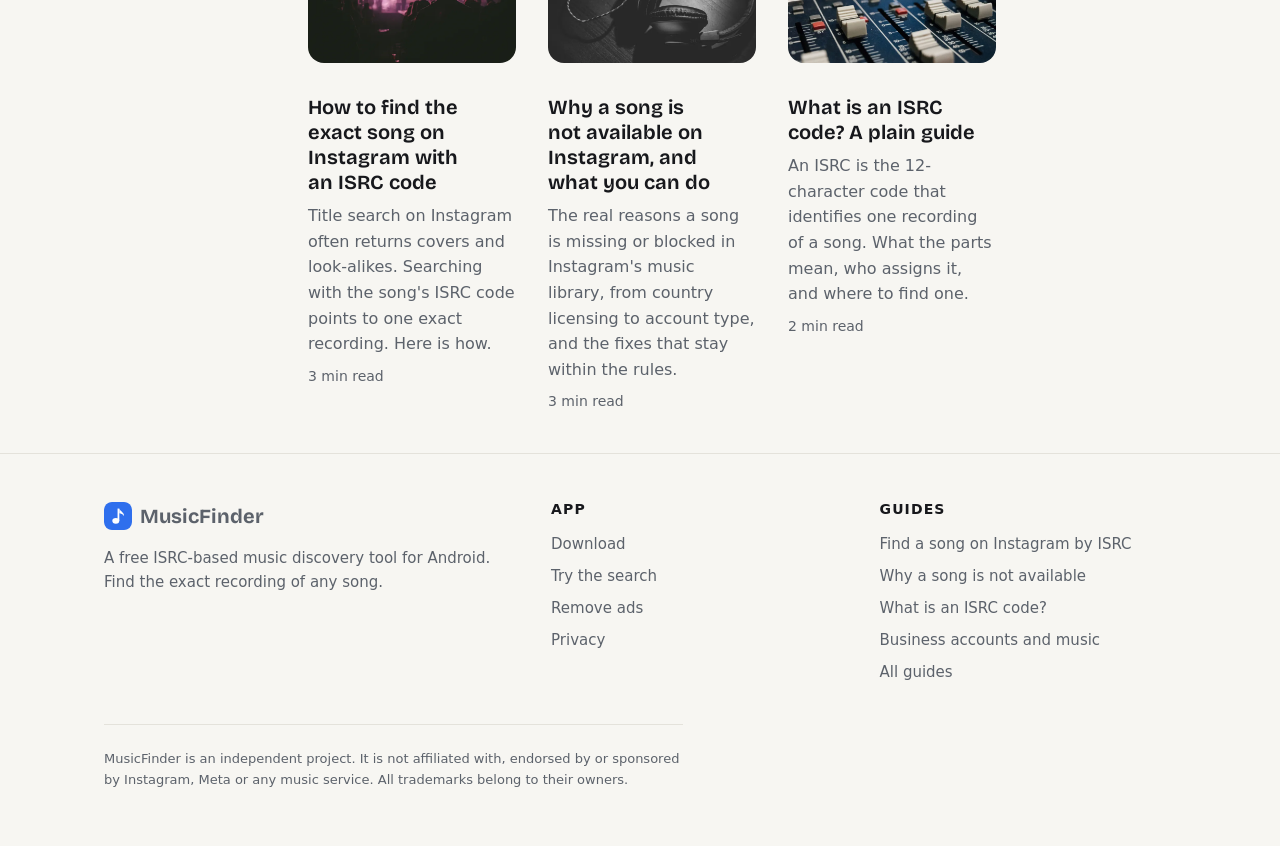
<file: blog/instagram-music-business-account/index.html>
<!doctype html>
<html lang="en">
<head>
<meta charset="utf-8">
<meta name="viewport" content="width=device-width,initial-scale=1">
<title>Why business accounts see less music on Instagram</title>
<meta name="description" content="Chart songs missing from your Instagram music picker? Business accounts get a smaller, royalty-free library. Why that is, and your options within the rules.">
<link rel="canonical" href="https://isrcfinder.meshydra.com/blog/instagram-music-business-account/">
<meta property="og:type" content="article">
<meta property="og:site_name" content="MusicFinder">
<meta property="og:title" content="Why business accounts see less music on Instagram">
<meta property="og:description" content="Chart songs missing from your Instagram music picker? Business accounts get a smaller, royalty-free library. Why that is, and your options within the rules.">
<meta property="og:url" content="https://isrcfinder.meshydra.com/blog/instagram-music-business-account/">
<meta property="og:image" content="https://isrcfinder.meshydra.com/img/microphone-og.jpg">
<meta property="og:image:width" content="1200">
<meta property="og:image:height" content="630">
<meta name="twitter:card" content="summary_large_image">
<meta property="article:published_time" content="2026-11-16">


<meta name="theme-color" content="#2f6fed">
<link rel="icon" href="/favicon.svg" type="image/svg+xml">
<link rel="manifest" href="/site.webmanifest">
<link rel="alternate" type="application/rss+xml" title="MusicFinder blog" href="/feed.xml">
<link rel="preload" href="/fonts/bricolage.woff2" as="font" type="font/woff2" crossorigin>
<link rel="stylesheet" href="/site.css">
<script async src="https://pagead2.googlesyndication.com/pagead/js/adsbygoogle.js?client=ca-pub-8408897878434994" crossorigin="anonymous"></script>
<script type="application/ld+json">{"@context":"https://schema.org","@type":"BlogPosting","headline":"Why business accounts see less music on Instagram","description":"Chart songs missing from your Instagram music picker? Business accounts get a smaller, royalty-free library. Why that is, and your options within the rules.","datePublished":"2026-11-16","dateModified":"2026-11-16","wordCount":480,"image":"https://isrcfinder.meshydra.com/img/microphone-og.jpg","mainEntityOfPage":"https://isrcfinder.meshydra.com/blog/instagram-music-business-account/","author":{"@type":"Organization","name":"MusicFinder","url":"https://isrcfinder.meshydra.com/"},"publisher":{"@type":"Organization","name":"MusicFinder","url":"https://isrcfinder.meshydra.com/"}}</script>
<script type="application/ld+json">{"@context":"https://schema.org","@type":"BreadcrumbList","itemListElement":[{"@type":"ListItem","position":1,"name":"Home","item":"https://isrcfinder.meshydra.com/"},{"@type":"ListItem","position":2,"name":"Blog","item":"https://isrcfinder.meshydra.com/blog/"},{"@type":"ListItem","position":3,"name":"Why business accounts see less music on Instagram","item":"https://isrcfinder.meshydra.com/blog/instagram-music-business-account/"}]}</script>
</head>
<body>
<a class="skip" href="#main">Skip to content</a>
<header class="top">
  <div class="wrap bar">
    <a class="brand" href="/"><img src="/favicon.svg" width="28" height="28" alt="">MusicFinder</a>
    <nav aria-label="Main"><a href="/">Home</a><a href="/download/">Download</a><a href="/blog/">Blog</a><a href="/remove-ads/">Remove ads</a></nav>
    <a class="btn" href="/download/MusicFinder.apk" download><svg viewBox="0 0 20 20" fill="none" stroke="currentColor" stroke-width="2" stroke-linecap="round" stroke-linejoin="round" aria-hidden="true"><path d="M10 3v10m0 0l-4-4m4 4l4-4M4 17h12"/></svg>Get the app</a>
  </div>
</header>
<main id="main">
<nav class="wrap crumbs" aria-label="Breadcrumb"><a href="/">Home</a> / <a href="/blog/">Blog</a> / <span>Why business accounts see less music on Instagram</span></nav>

<article class="wrap prose">
  <h1>Why business accounts see less music on Instagram</h1>
  <p class="meta"><time datetime="2026-11-16">16 November 2026</time> · 2 min read</p>
  <img class="photo" src="/img/microphone-800.webp" srcset="/img/microphone-800.webp 800w, /img/microphone-1600.webp 1600w" sizes="(min-width: 800px) 740px, 100vw" width="1600" height="900" alt="A studio condenser microphone on a stand" fetchpriority="high">
  <p class="lead">If your Instagram music picker shows unfamiliar instrumental tracks and none of the songs everyone else is using, your account is probably set up as a business account. It is a licensing matter, not a fault.</p>

<h2>Why the library is different</h2>
<p>The deals Meta has with record labels and publishers cover personal, non-commercial use: someone sharing a moment with friends. They generally do not cover a company using a hit song to promote a product. That kind of use normally needs its own licence, agreed directly with the rights holders.</p>
<p>So Instagram gives business accounts a different catalogue: royalty-free music that is cleared for commercial use. Meta publishes it as the Meta Sound Collection. It has thousands of tracks and sound effects, but not the charts.</p>

<h2>How to tell this is your situation</h2>
<ul>
  <li>Almost every well-known song is missing, not just one.</li>
  <li>The tracks you do see are mostly instrumental or by names you do not recognise.</li>
  <li>A friend with a personal account in the same country sees the songs you cannot.</li>
</ul>
<p>If only one or two songs are missing, the cause is more likely country licensing or search. See <a href="/blog/why-song-not-available-on-instagram/">why a song is not available on Instagram</a>.</p>

<h2>Your options, within the rules</h2>
<h3>Use the royalty-free catalogue</h3>
<p>This is the safe choice for a business. The tracks are cleared for commercial posts, so there is no risk of a video being muted later.</p>
<h3>License the song properly</h3>
<p>If a specific song matters to a campaign, the right route is a licence from the rights holders. For larger brands that is a routine cost. For small businesses it is usually more than the post is worth.</p>
<h3>Use original audio</h3>
<p>Your own voiceover, sounds you recorded, or music you commissioned and own are always yours to use.</p>
<h3>About switching account type</h3>
<p>Instagram lets you change between account types in settings, and personal and creator accounts see the wider library. Keep in mind what the library is for. If the account promotes a business, using licensed chart music for that promotion can still fall outside what the music licences allow, whichever account type is selected. Posts can be muted, and rights holders can raise claims. Read Meta's music guidelines before relying on it.</p>

<h2>Where an ISRC helps</h2>
<p>An ISRC search does not widen your library. What it does is remove the guesswork when a song should be available to you and title search is not finding it. Look the song up in <a href="/">MusicFinder</a>, copy the code, and <a href="/blog/find-song-on-instagram-with-isrc/">search Instagram with it</a>. If the exact recording is in your library, that is the result you get. If nothing comes back, the track is not offered to your account.</p>

<h2>Summary</h2>
<p>Business accounts get a smaller library because licensed music is for personal use. The choices that will not cause trouble later are the royalty-free catalogue, a proper licence, or audio you own.</p>
  <div class="callout">
    <div>
      <h2>Find the ISRC in seconds</h2>
      <p>MusicFinder is a free Android app: type a song name, tap the code to copy it.</p>
      <p class="cta"><a class="btn" href="/download/MusicFinder.apk" download><svg viewBox="0 0 20 20" fill="none" stroke="currentColor" stroke-width="2" stroke-linecap="round" stroke-linejoin="round" aria-hidden="true"><path d="M10 3v10m0 0l-4-4m4 4l4-4M4 17h12"/></svg>Download for Android</a><a class="btn ghost" href="/#try">Try it in the browser</a></p>
    </div>
    <div class="phone"><img src="/img/app-copy.webp" width="780" height="1600" alt="MusicFinder showing ISRC codes for a song" loading="lazy" decoding="async"></div>
  </div>
  
  <h2>Keep reading</h2>
  <ul class="cards"><li><a href="/blog/find-song-on-instagram-with-isrc/"><img class="photo" src="/img/concert-800.webp" srcset="/img/concert-800.webp 800w, /img/concert-1600.webp 1600w" sizes="(min-width: 980px) 360px, (min-width: 680px) 50vw, 100vw" width="1600" height="900" alt="A crowd in a dark venue facing a stage lit in purple" loading="lazy" decoding="async"><h3>How to find the exact song on Instagram with an ISRC code</h3><p>Title search on Instagram often returns covers and look-alikes. Searching with the song's ISRC code points to one exact recording. Here is how.</p><span>3 min read</span></a></li><li><a href="/blog/why-song-not-available-on-instagram/"><img class="photo" src="/img/headphones-800.webp" srcset="/img/headphones-800.webp 800w, /img/headphones-1600.webp 1600w" sizes="(min-width: 980px) 360px, (min-width: 680px) 50vw, 100vw" width="1600" height="900" alt="Black studio headphones lying on a wooden table" loading="lazy" decoding="async"><h3>Why a song is not available on Instagram, and what you can do</h3><p>The real reasons a song is missing or blocked in Instagram's music library, from country licensing to account type, and the fixes that stay within the rules.</p><span>3 min read</span></a></li><li><a href="/blog/what-is-an-isrc-code/"><img class="photo" src="/img/faders-800.webp" srcset="/img/faders-800.webp 800w, /img/faders-1600.webp 1600w" sizes="(min-width: 980px) 360px, (min-width: 680px) 50vw, 100vw" width="1600" height="900" alt="Close view of the faders on an audio mixing desk" loading="lazy" decoding="async"><h3>What is an ISRC code? A plain guide</h3><p>An ISRC is the 12-character code that identifies one recording of a song. What the parts mean, who assigns it, and where to find one.</p><span>2 min read</span></a></li></ul>
</article>
</main>
<footer class="foot">
  <div class="wrap">
    <div class="foot-grid">
      <div>
        <a class="brand" href="/"><img src="/favicon.svg" width="28" height="28" alt="">MusicFinder</a>
        <p>A free ISRC-based music discovery tool for Android. Find the exact recording of any song.</p>
      </div>
      <div>
        <h2>App</h2>
        <ul><li><a href="/download/">Download</a></li><li><a href="/#try">Try the search</a></li><li><a href="/remove-ads/">Remove ads</a></li><li><a href="/privacy/">Privacy</a></li></ul>
      </div>
      <div>
        <h2>Guides</h2>
        <ul><li><a href="/blog/find-song-on-instagram-with-isrc/">Find a song on Instagram by ISRC</a></li><li><a href="/blog/why-song-not-available-on-instagram/">Why a song is not available</a></li><li><a href="/blog/what-is-an-isrc-code/">What is an ISRC code?</a></li><li><a href="/blog/instagram-music-business-account/">Business accounts and music</a></li><li><a href="/blog/">All guides</a></li></ul>
      </div>
    </div>
    <p class="legal">MusicFinder is an independent project. It is not affiliated with, endorsed by or sponsored by Instagram, Meta or any music service. All trademarks belong to their owners.</p>
  </div>
</footer>
</body>
</html>
</file>
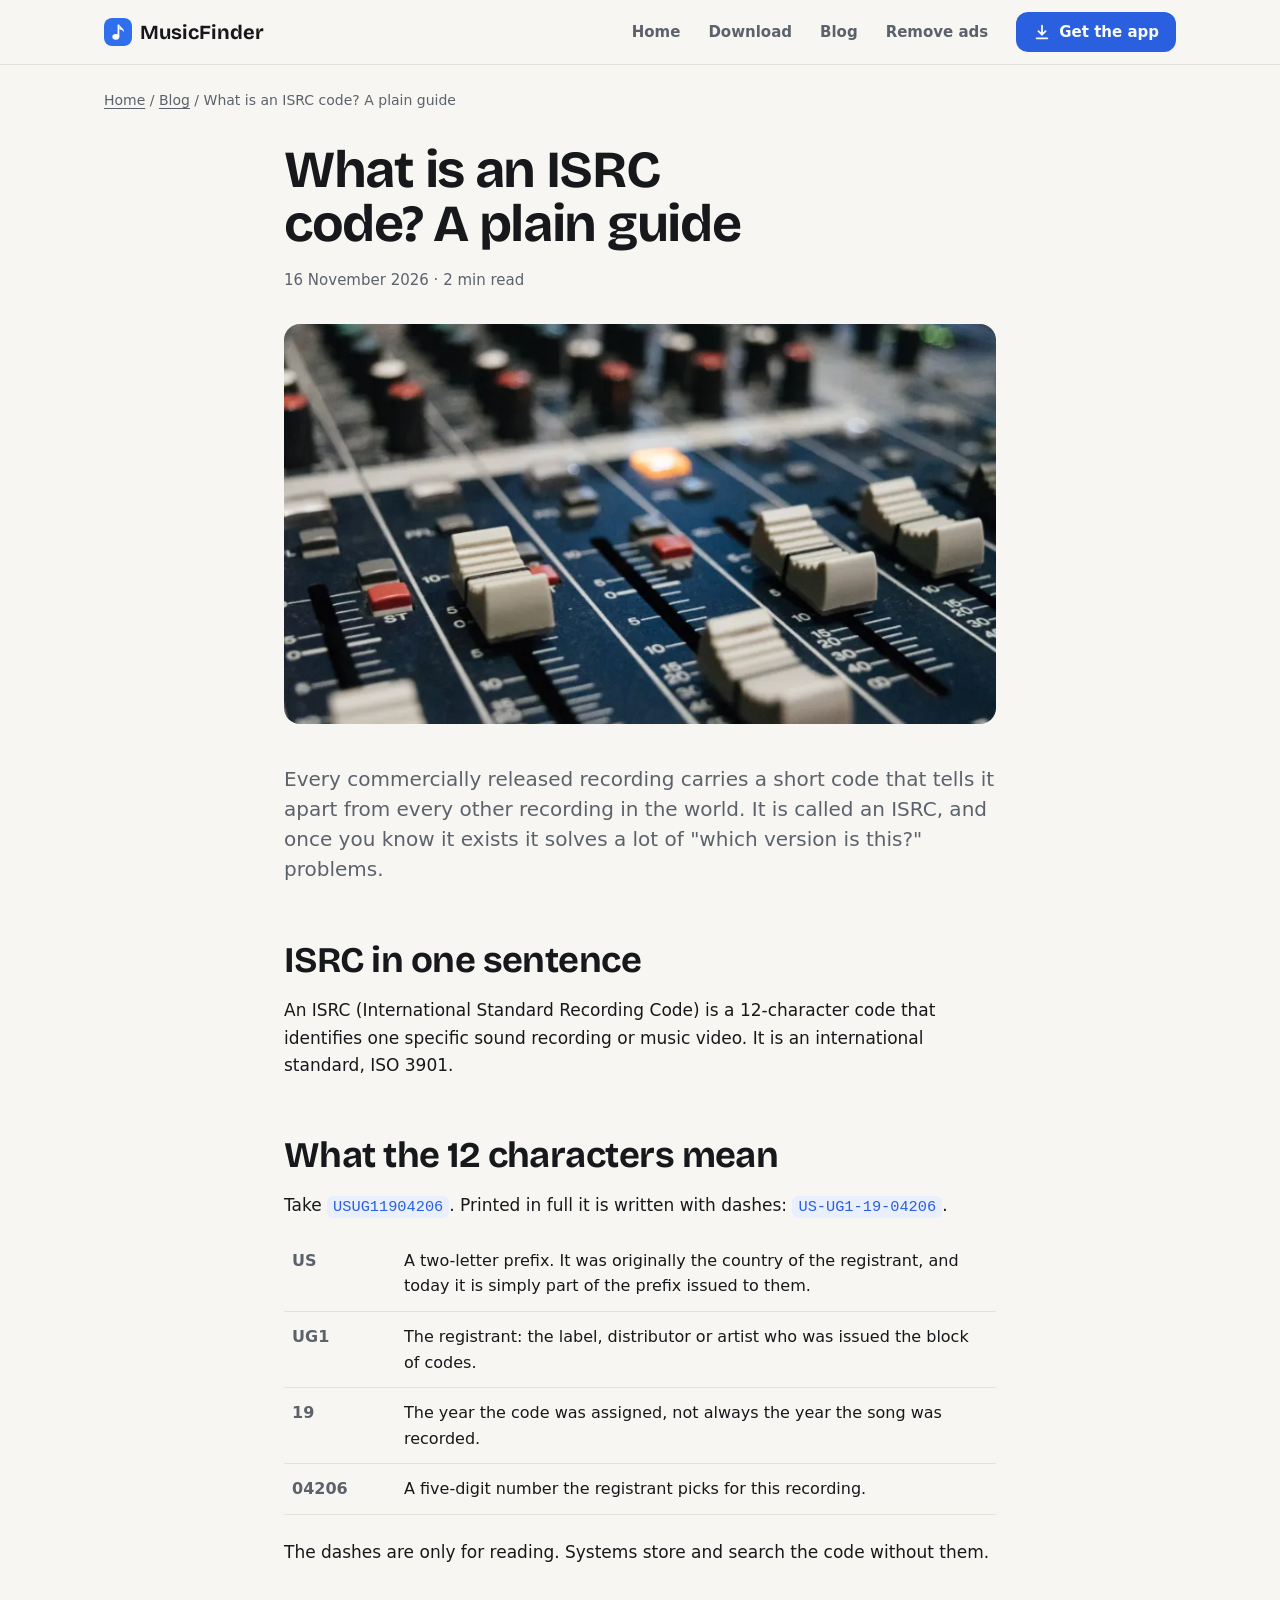
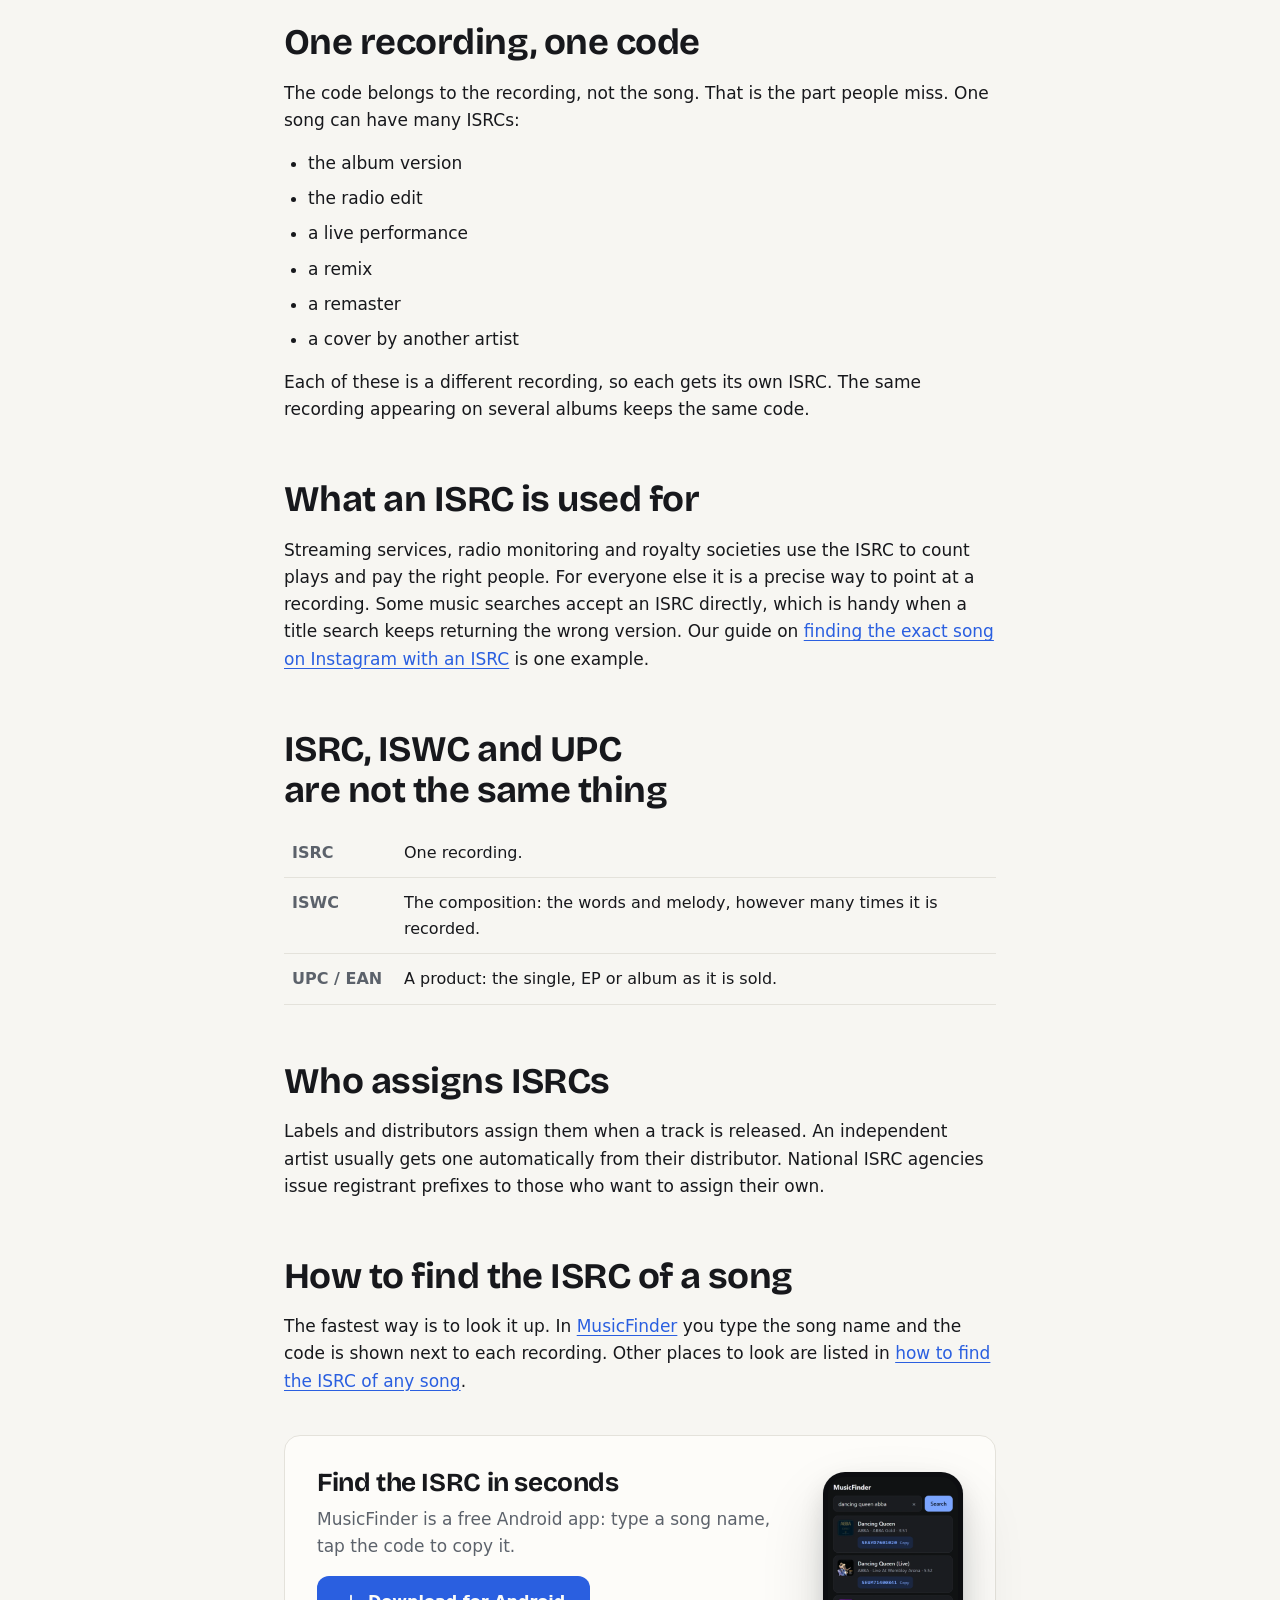
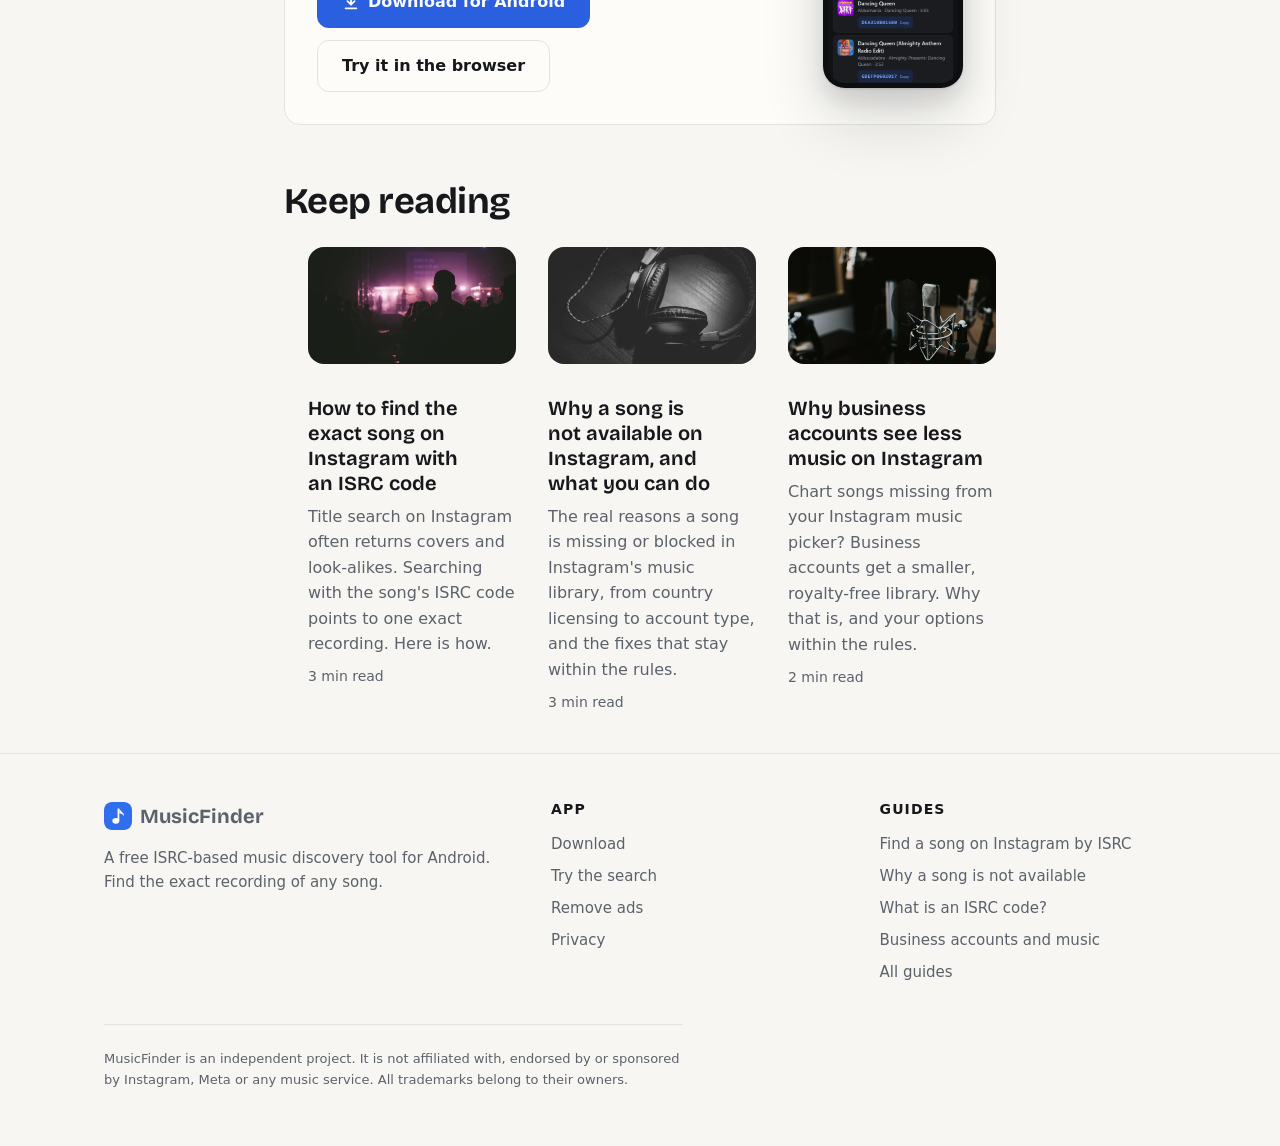
<file: blog/what-is-an-isrc-code/index.html>
<!doctype html>
<html lang="en">
<head>
<meta charset="utf-8">
<meta name="viewport" content="width=device-width,initial-scale=1">
<title>What is an ISRC code? A plain guide | MusicFinder</title>
<meta name="description" content="An ISRC is the 12-character code that identifies one recording of a song. What the parts mean, who assigns it, and where to find one.">
<link rel="canonical" href="https://isrcfinder.meshydra.com/blog/what-is-an-isrc-code/">
<meta property="og:type" content="article">
<meta property="og:site_name" content="MusicFinder">
<meta property="og:title" content="What is an ISRC code? A plain guide | MusicFinder">
<meta property="og:description" content="An ISRC is the 12-character code that identifies one recording of a song. What the parts mean, who assigns it, and where to find one.">
<meta property="og:url" content="https://isrcfinder.meshydra.com/blog/what-is-an-isrc-code/">
<meta property="og:image" content="https://isrcfinder.meshydra.com/img/faders-og.jpg">
<meta property="og:image:width" content="1200">
<meta property="og:image:height" content="630">
<meta name="twitter:card" content="summary_large_image">
<meta property="article:published_time" content="2026-11-16">


<meta name="theme-color" content="#2f6fed">
<link rel="icon" href="/favicon.svg" type="image/svg+xml">
<link rel="manifest" href="/site.webmanifest">
<link rel="alternate" type="application/rss+xml" title="MusicFinder blog" href="/feed.xml">
<link rel="preload" href="/fonts/bricolage.woff2" as="font" type="font/woff2" crossorigin>
<link rel="stylesheet" href="/site.css">
<script async src="https://pagead2.googlesyndication.com/pagead/js/adsbygoogle.js?client=ca-pub-8408897878434994" crossorigin="anonymous"></script>
<script type="application/ld+json">{"@context":"https://schema.org","@type":"BlogPosting","headline":"What is an ISRC code? A plain guide","description":"An ISRC is the 12-character code that identifies one recording of a song. What the parts mean, who assigns it, and where to find one.","datePublished":"2026-11-16","dateModified":"2026-11-16","wordCount":428,"image":"https://isrcfinder.meshydra.com/img/faders-og.jpg","mainEntityOfPage":"https://isrcfinder.meshydra.com/blog/what-is-an-isrc-code/","author":{"@type":"Organization","name":"MusicFinder","url":"https://isrcfinder.meshydra.com/"},"publisher":{"@type":"Organization","name":"MusicFinder","url":"https://isrcfinder.meshydra.com/"}}</script>
<script type="application/ld+json">{"@context":"https://schema.org","@type":"BreadcrumbList","itemListElement":[{"@type":"ListItem","position":1,"name":"Home","item":"https://isrcfinder.meshydra.com/"},{"@type":"ListItem","position":2,"name":"Blog","item":"https://isrcfinder.meshydra.com/blog/"},{"@type":"ListItem","position":3,"name":"What is an ISRC code? A plain guide","item":"https://isrcfinder.meshydra.com/blog/what-is-an-isrc-code/"}]}</script>
</head>
<body>
<a class="skip" href="#main">Skip to content</a>
<header class="top">
  <div class="wrap bar">
    <a class="brand" href="/"><img src="/favicon.svg" width="28" height="28" alt="">MusicFinder</a>
    <nav aria-label="Main"><a href="/">Home</a><a href="/download/">Download</a><a href="/blog/">Blog</a><a href="/remove-ads/">Remove ads</a></nav>
    <a class="btn" href="/download/MusicFinder.apk" download><svg viewBox="0 0 20 20" fill="none" stroke="currentColor" stroke-width="2" stroke-linecap="round" stroke-linejoin="round" aria-hidden="true"><path d="M10 3v10m0 0l-4-4m4 4l4-4M4 17h12"/></svg>Get the app</a>
  </div>
</header>
<main id="main">
<nav class="wrap crumbs" aria-label="Breadcrumb"><a href="/">Home</a> / <a href="/blog/">Blog</a> / <span>What is an ISRC code? A plain guide</span></nav>

<article class="wrap prose">
  <h1>What is an ISRC code? A plain guide</h1>
  <p class="meta"><time datetime="2026-11-16">16 November 2026</time> · 2 min read</p>
  <img class="photo" src="/img/faders-800.webp" srcset="/img/faders-800.webp 800w, /img/faders-1600.webp 1600w" sizes="(min-width: 800px) 740px, 100vw" width="1600" height="900" alt="Close view of the faders on an audio mixing desk" fetchpriority="high">
  <p class="lead">Every commercially released recording carries a short code that tells it apart from every other recording in the world. It is called an ISRC, and once you know it exists it solves a lot of "which version is this?" problems.</p>

<h2>ISRC in one sentence</h2>
<p>An ISRC (International Standard Recording Code) is a 12-character code that identifies one specific sound recording or music video. It is an international standard, ISO 3901.</p>

<h2>What the 12 characters mean</h2>
<p>Take <code>USUG11904206</code>. Printed in full it is written with dashes: <code>US-UG1-19-04206</code>.</p>
<table class="facts">
  <tr><th>US</th><td>A two-letter prefix. It was originally the country of the registrant, and today it is simply part of the prefix issued to them.</td></tr>
  <tr><th>UG1</th><td>The registrant: the label, distributor or artist who was issued the block of codes.</td></tr>
  <tr><th>19</th><td>The year the code was assigned, not always the year the song was recorded.</td></tr>
  <tr><th>04206</th><td>A five-digit number the registrant picks for this recording.</td></tr>
</table>
<p>The dashes are only for reading. Systems store and search the code without them.</p>

<h2>One recording, one code</h2>
<p>The code belongs to the recording, not the song. That is the part people miss. One song can have many ISRCs:</p>
<ul>
  <li>the album version</li>
  <li>the radio edit</li>
  <li>a live performance</li>
  <li>a remix</li>
  <li>a remaster</li>
  <li>a cover by another artist</li>
</ul>
<p>Each of these is a different recording, so each gets its own ISRC. The same recording appearing on several albums keeps the same code.</p>

<h2>What an ISRC is used for</h2>
<p>Streaming services, radio monitoring and royalty societies use the ISRC to count plays and pay the right people. For everyone else it is a precise way to point at a recording. Some music searches accept an ISRC directly, which is handy when a title search keeps returning the wrong version. Our guide on <a href="/blog/find-song-on-instagram-with-isrc/">finding the exact song on Instagram with an ISRC</a> is one example.</p>

<h2>ISRC, ISWC and UPC are not the same thing</h2>
<table class="facts">
  <tr><th>ISRC</th><td>One recording.</td></tr>
  <tr><th>ISWC</th><td>The composition: the words and melody, however many times it is recorded.</td></tr>
  <tr><th>UPC / EAN</th><td>A product: the single, EP or album as it is sold.</td></tr>
</table>

<h2>Who assigns ISRCs</h2>
<p>Labels and distributors assign them when a track is released. An independent artist usually gets one automatically from their distributor. National ISRC agencies issue registrant prefixes to those who want to assign their own.</p>

<h2>How to find the ISRC of a song</h2>
<p>The fastest way is to look it up. In <a href="/">MusicFinder</a> you type the song name and the code is shown next to each recording. Other places to look are listed in <a href="/blog/how-to-find-the-isrc-of-a-song/">how to find the ISRC of any song</a>.</p>
  <div class="callout">
    <div>
      <h2>Find the ISRC in seconds</h2>
      <p>MusicFinder is a free Android app: type a song name, tap the code to copy it.</p>
      <p class="cta"><a class="btn" href="/download/MusicFinder.apk" download><svg viewBox="0 0 20 20" fill="none" stroke="currentColor" stroke-width="2" stroke-linecap="round" stroke-linejoin="round" aria-hidden="true"><path d="M10 3v10m0 0l-4-4m4 4l4-4M4 17h12"/></svg>Download for Android</a><a class="btn ghost" href="/#try">Try it in the browser</a></p>
    </div>
    <div class="phone"><img src="/img/app-copy.webp" width="780" height="1600" alt="MusicFinder showing ISRC codes for a song" loading="lazy" decoding="async"></div>
  </div>
  
  <h2>Keep reading</h2>
  <ul class="cards"><li><a href="/blog/find-song-on-instagram-with-isrc/"><img class="photo" src="/img/concert-800.webp" srcset="/img/concert-800.webp 800w, /img/concert-1600.webp 1600w" sizes="(min-width: 980px) 360px, (min-width: 680px) 50vw, 100vw" width="1600" height="900" alt="A crowd in a dark venue facing a stage lit in purple" loading="lazy" decoding="async"><h3>How to find the exact song on Instagram with an ISRC code</h3><p>Title search on Instagram often returns covers and look-alikes. Searching with the song's ISRC code points to one exact recording. Here is how.</p><span>3 min read</span></a></li><li><a href="/blog/why-song-not-available-on-instagram/"><img class="photo" src="/img/headphones-800.webp" srcset="/img/headphones-800.webp 800w, /img/headphones-1600.webp 1600w" sizes="(min-width: 980px) 360px, (min-width: 680px) 50vw, 100vw" width="1600" height="900" alt="Black studio headphones lying on a wooden table" loading="lazy" decoding="async"><h3>Why a song is not available on Instagram, and what you can do</h3><p>The real reasons a song is missing or blocked in Instagram's music library, from country licensing to account type, and the fixes that stay within the rules.</p><span>3 min read</span></a></li><li><a href="/blog/instagram-music-business-account/"><img class="photo" src="/img/microphone-800.webp" srcset="/img/microphone-800.webp 800w, /img/microphone-1600.webp 1600w" sizes="(min-width: 980px) 360px, (min-width: 680px) 50vw, 100vw" width="1600" height="900" alt="A studio condenser microphone on a stand" loading="lazy" decoding="async"><h3>Why business accounts see less music on Instagram</h3><p>Chart songs missing from your Instagram music picker? Business accounts get a smaller, royalty-free library. Why that is, and your options within the rules.</p><span>2 min read</span></a></li></ul>
</article>
</main>
<footer class="foot">
  <div class="wrap">
    <div class="foot-grid">
      <div>
        <a class="brand" href="/"><img src="/favicon.svg" width="28" height="28" alt="">MusicFinder</a>
        <p>A free ISRC-based music discovery tool for Android. Find the exact recording of any song.</p>
      </div>
      <div>
        <h2>App</h2>
        <ul><li><a href="/download/">Download</a></li><li><a href="/#try">Try the search</a></li><li><a href="/remove-ads/">Remove ads</a></li><li><a href="/privacy/">Privacy</a></li></ul>
      </div>
      <div>
        <h2>Guides</h2>
        <ul><li><a href="/blog/find-song-on-instagram-with-isrc/">Find a song on Instagram by ISRC</a></li><li><a href="/blog/why-song-not-available-on-instagram/">Why a song is not available</a></li><li><a href="/blog/what-is-an-isrc-code/">What is an ISRC code?</a></li><li><a href="/blog/instagram-music-business-account/">Business accounts and music</a></li><li><a href="/blog/">All guides</a></li></ul>
      </div>
    </div>
    <p class="legal">MusicFinder is an independent project. It is not affiliated with, endorsed by or sponsored by Instagram, Meta or any music service. All trademarks belong to their owners.</p>
  </div>
</footer>
</body>
</html>
</file>
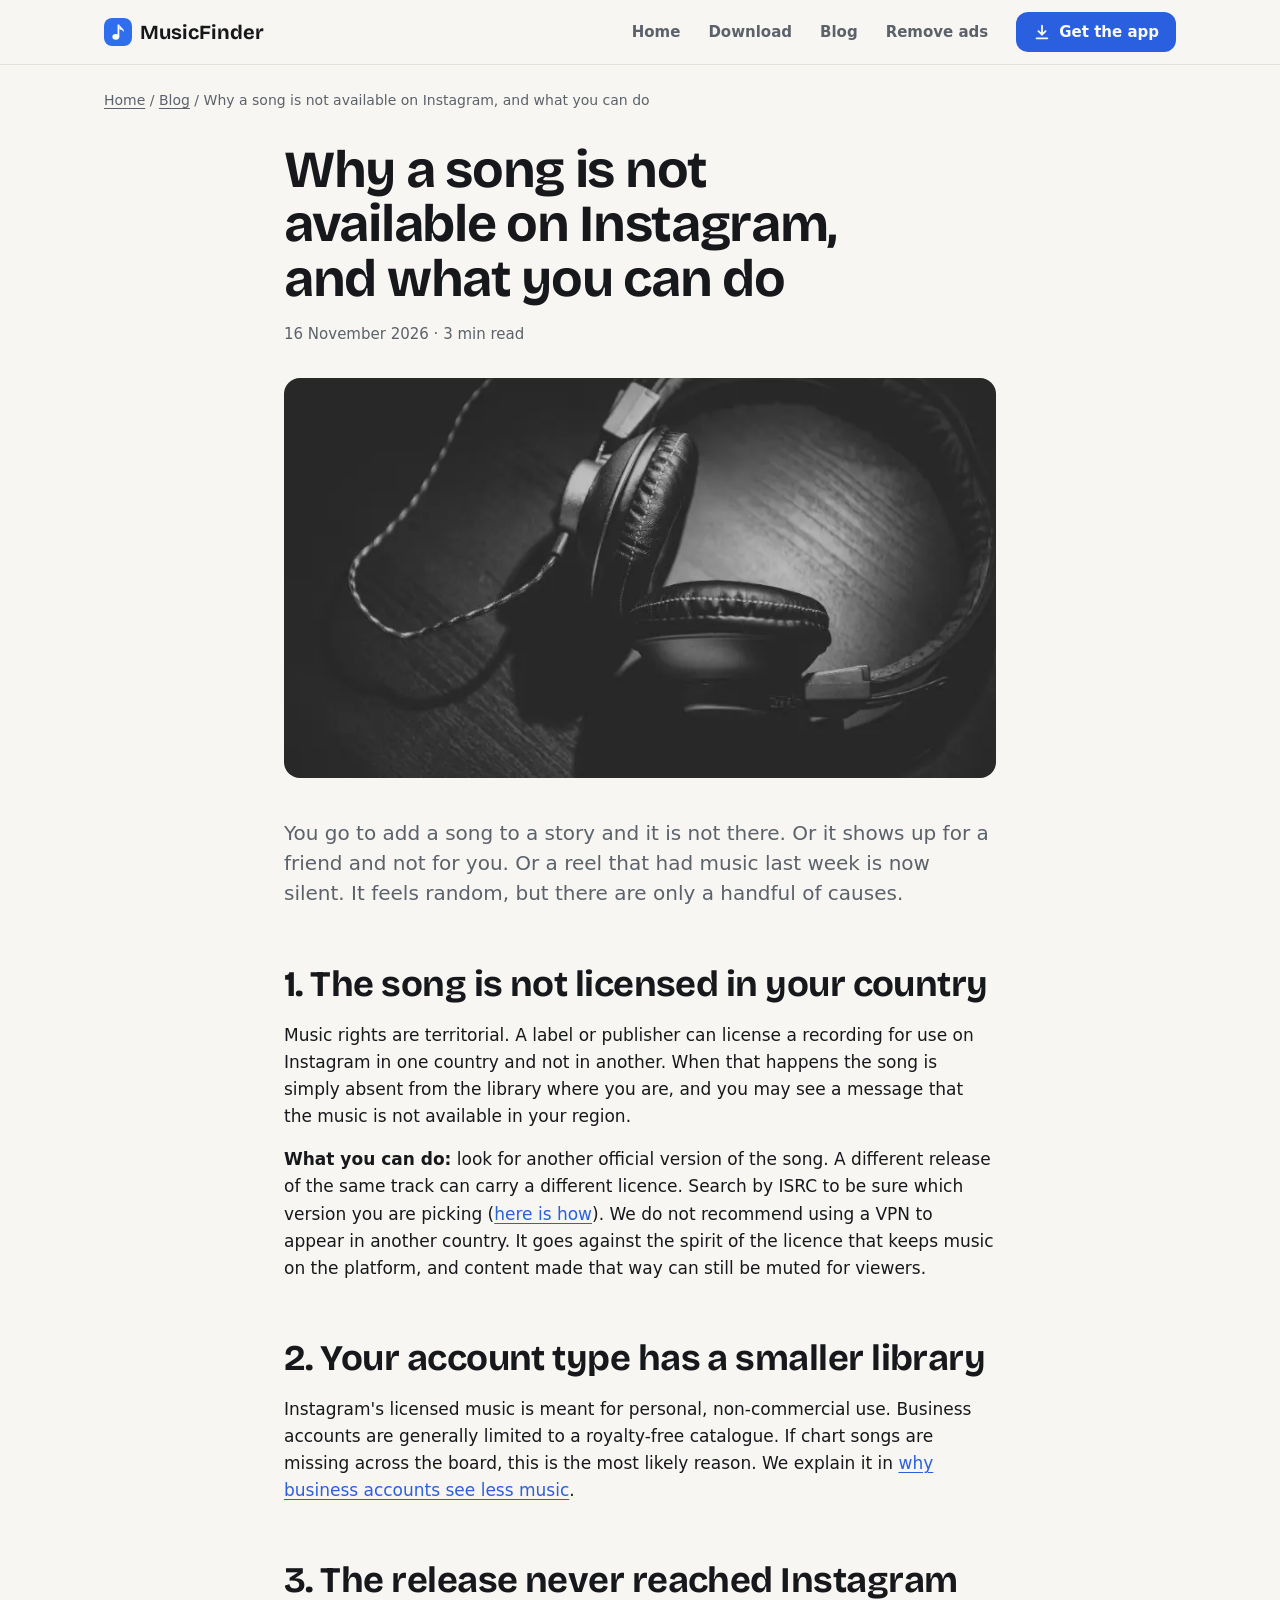
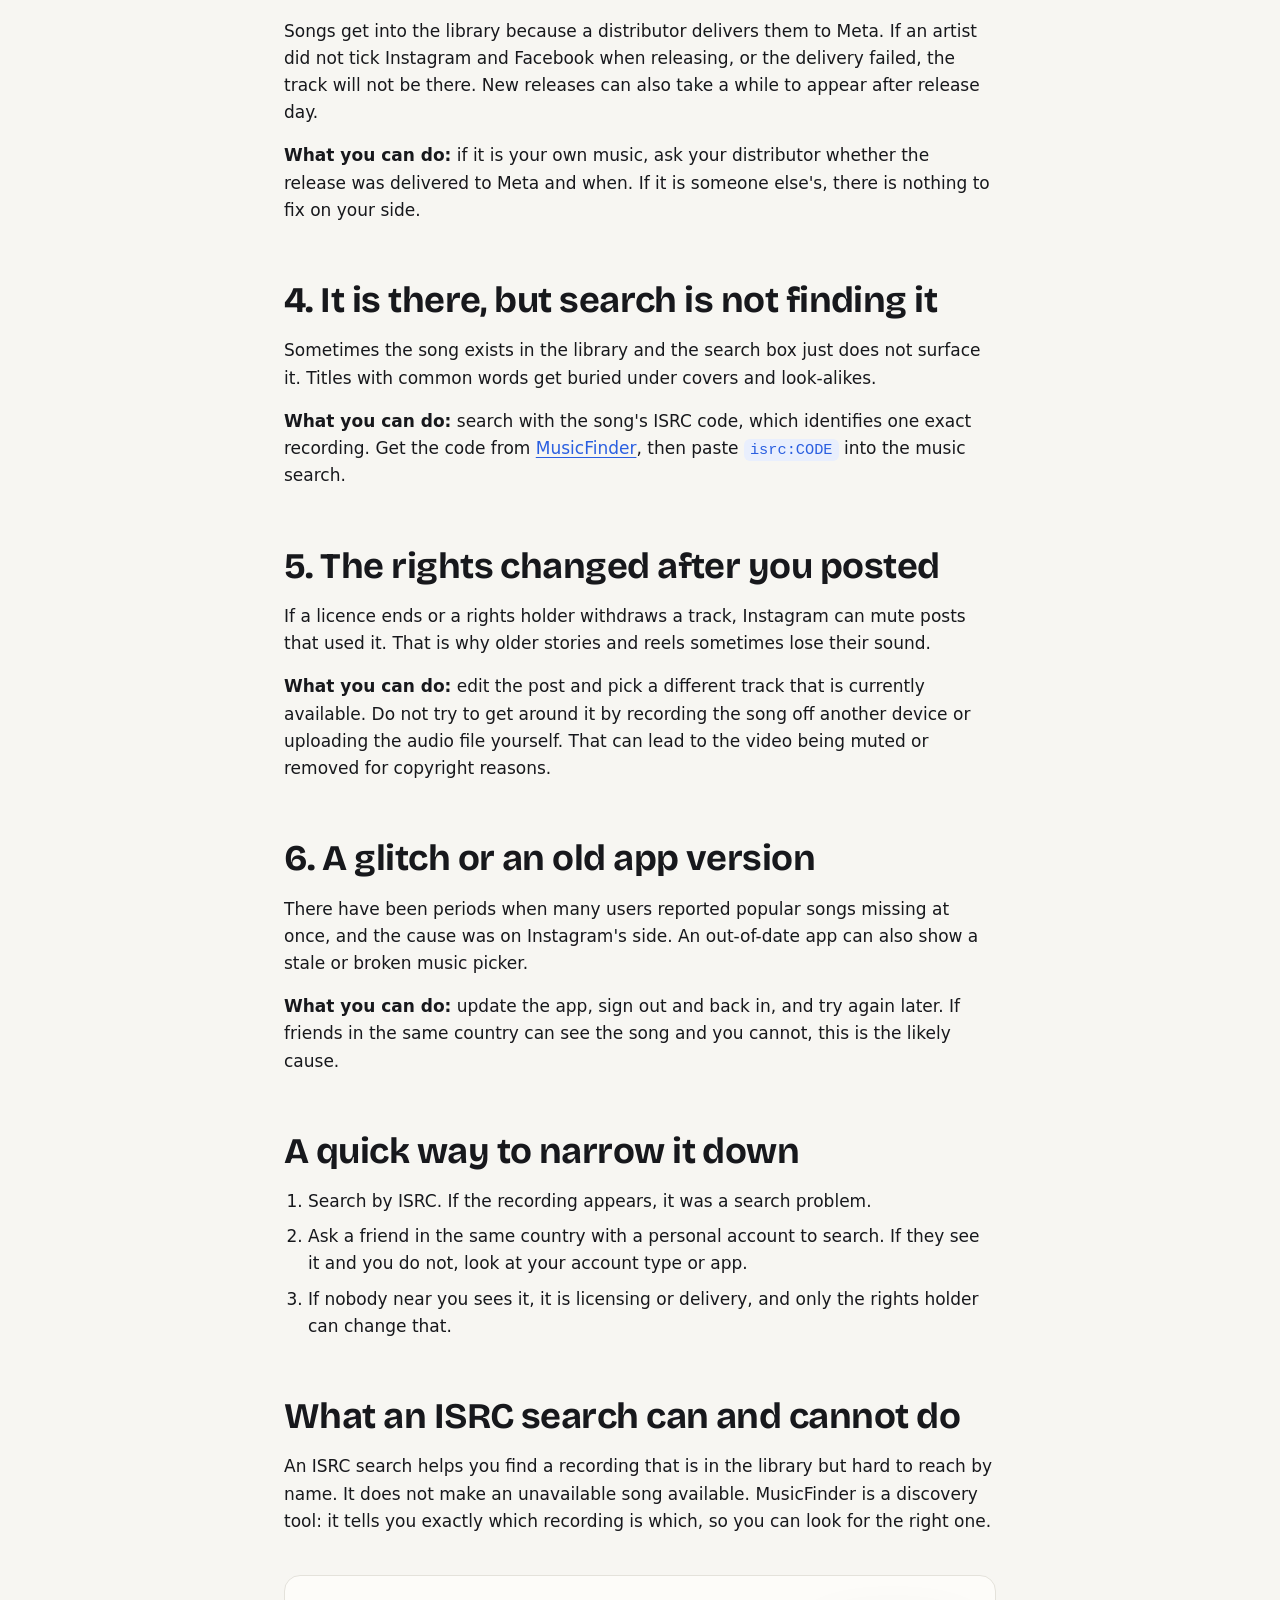
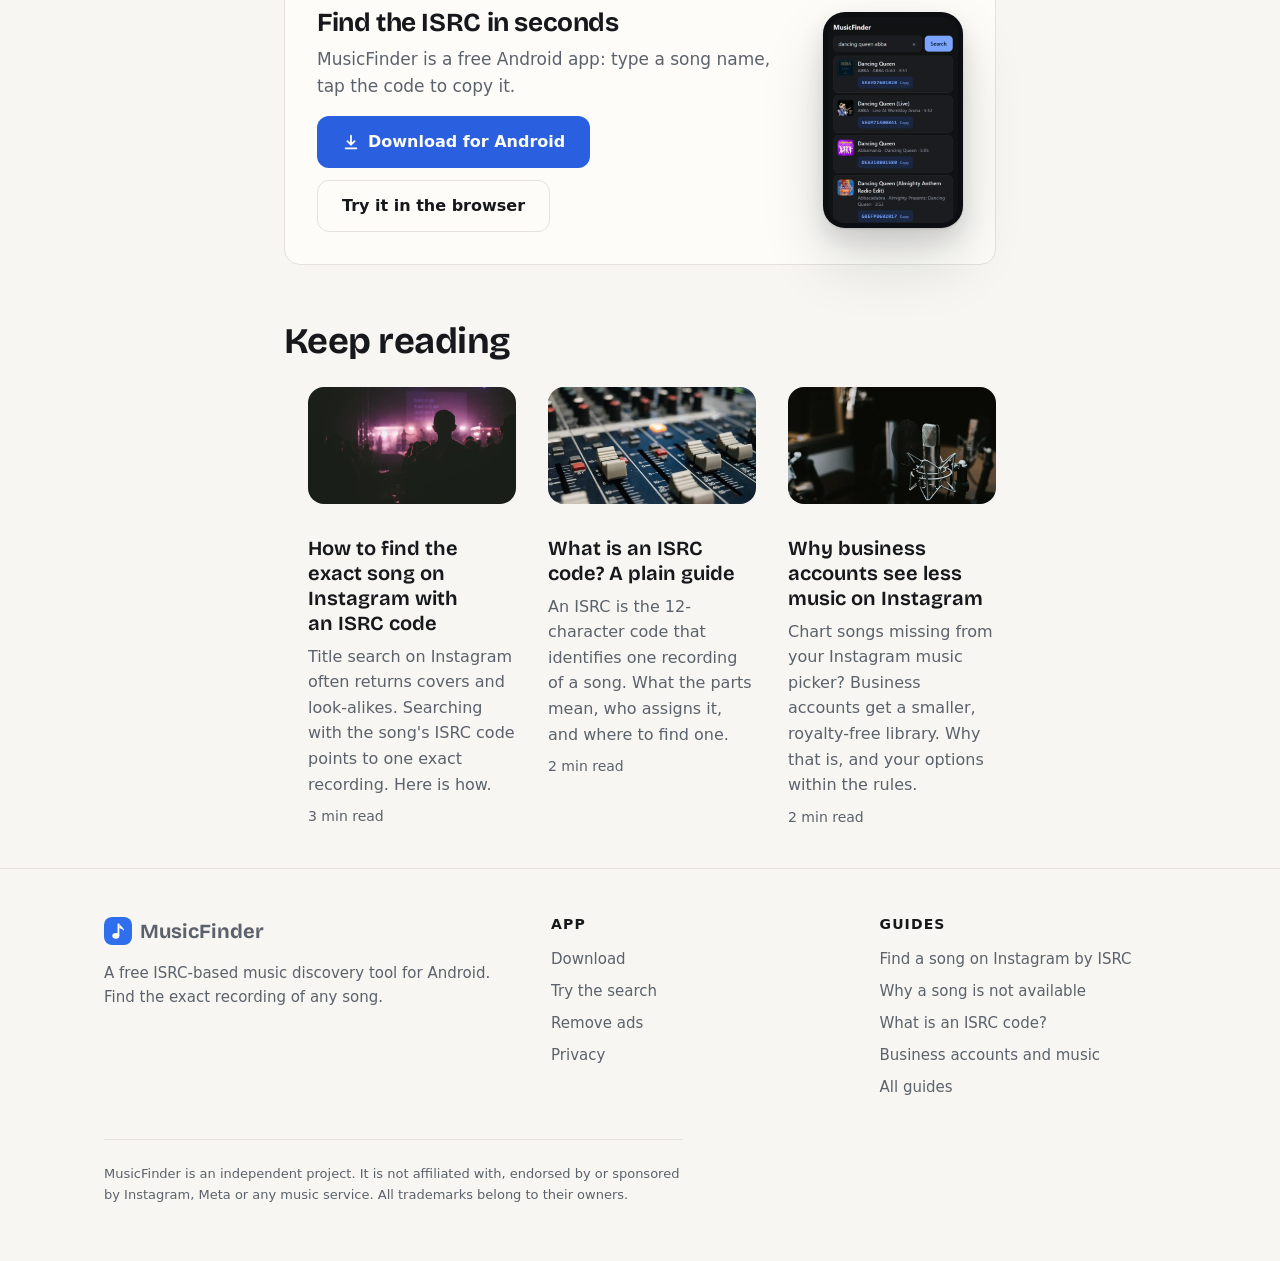
<file: blog/why-song-not-available-on-instagram/index.html>
<!doctype html>
<html lang="en">
<head>
<meta charset="utf-8">
<meta name="viewport" content="width=device-width,initial-scale=1">
<title>Why a song is not available on Instagram, and what you can do</title>
<meta name="description" content="The real reasons a song is missing or blocked in Instagram's music library, from country licensing to account type, and the fixes that stay within the rules.">
<link rel="canonical" href="https://isrcfinder.meshydra.com/blog/why-song-not-available-on-instagram/">
<meta property="og:type" content="article">
<meta property="og:site_name" content="MusicFinder">
<meta property="og:title" content="Why a song is not available on Instagram, and what you can do">
<meta property="og:description" content="The real reasons a song is missing or blocked in Instagram's music library, from country licensing to account type, and the fixes that stay within the rules.">
<meta property="og:url" content="https://isrcfinder.meshydra.com/blog/why-song-not-available-on-instagram/">
<meta property="og:image" content="https://isrcfinder.meshydra.com/img/headphones-og.jpg">
<meta property="og:image:width" content="1200">
<meta property="og:image:height" content="630">
<meta name="twitter:card" content="summary_large_image">
<meta property="article:published_time" content="2026-11-16">


<meta name="theme-color" content="#2f6fed">
<link rel="icon" href="/favicon.svg" type="image/svg+xml">
<link rel="manifest" href="/site.webmanifest">
<link rel="alternate" type="application/rss+xml" title="MusicFinder blog" href="/feed.xml">
<link rel="preload" href="/fonts/bricolage.woff2" as="font" type="font/woff2" crossorigin>
<link rel="stylesheet" href="/site.css">
<script async src="https://pagead2.googlesyndication.com/pagead/js/adsbygoogle.js?client=ca-pub-8408897878434994" crossorigin="anonymous"></script>
<script type="application/ld+json">{"@context":"https://schema.org","@type":"BlogPosting","headline":"Why a song is not available on Instagram, and what you can do","description":"The real reasons a song is missing or blocked in Instagram's music library, from country licensing to account type, and the fixes that stay within the rules.","datePublished":"2026-11-16","dateModified":"2026-11-16","wordCount":667,"image":"https://isrcfinder.meshydra.com/img/headphones-og.jpg","mainEntityOfPage":"https://isrcfinder.meshydra.com/blog/why-song-not-available-on-instagram/","author":{"@type":"Organization","name":"MusicFinder","url":"https://isrcfinder.meshydra.com/"},"publisher":{"@type":"Organization","name":"MusicFinder","url":"https://isrcfinder.meshydra.com/"}}</script>
<script type="application/ld+json">{"@context":"https://schema.org","@type":"BreadcrumbList","itemListElement":[{"@type":"ListItem","position":1,"name":"Home","item":"https://isrcfinder.meshydra.com/"},{"@type":"ListItem","position":2,"name":"Blog","item":"https://isrcfinder.meshydra.com/blog/"},{"@type":"ListItem","position":3,"name":"Why a song is not available on Instagram, and what you can do","item":"https://isrcfinder.meshydra.com/blog/why-song-not-available-on-instagram/"}]}</script>
</head>
<body>
<a class="skip" href="#main">Skip to content</a>
<header class="top">
  <div class="wrap bar">
    <a class="brand" href="/"><img src="/favicon.svg" width="28" height="28" alt="">MusicFinder</a>
    <nav aria-label="Main"><a href="/">Home</a><a href="/download/">Download</a><a href="/blog/">Blog</a><a href="/remove-ads/">Remove ads</a></nav>
    <a class="btn" href="/download/MusicFinder.apk" download><svg viewBox="0 0 20 20" fill="none" stroke="currentColor" stroke-width="2" stroke-linecap="round" stroke-linejoin="round" aria-hidden="true"><path d="M10 3v10m0 0l-4-4m4 4l4-4M4 17h12"/></svg>Get the app</a>
  </div>
</header>
<main id="main">
<nav class="wrap crumbs" aria-label="Breadcrumb"><a href="/">Home</a> / <a href="/blog/">Blog</a> / <span>Why a song is not available on Instagram, and what you can do</span></nav>

<article class="wrap prose">
  <h1>Why a song is not available on Instagram, and what you can do</h1>
  <p class="meta"><time datetime="2026-11-16">16 November 2026</time> · 3 min read</p>
  <img class="photo" src="/img/headphones-800.webp" srcset="/img/headphones-800.webp 800w, /img/headphones-1600.webp 1600w" sizes="(min-width: 800px) 740px, 100vw" width="1600" height="900" alt="Black studio headphones lying on a wooden table" fetchpriority="high">
  <p class="lead">You go to add a song to a story and it is not there. Or it shows up for a friend and not for you. Or a reel that had music last week is now silent. It feels random, but there are only a handful of causes.</p>

<h2>1. The song is not licensed in your country</h2>
<p>Music rights are territorial. A label or publisher can license a recording for use on Instagram in one country and not in another. When that happens the song is simply absent from the library where you are, and you may see a message that the music is not available in your region.</p>
<p><strong>What you can do:</strong> look for another official version of the song. A different release of the same track can carry a different licence. Search by ISRC to be sure which version you are picking (<a href="/blog/find-song-on-instagram-with-isrc/">here is how</a>). We do not recommend using a VPN to appear in another country. It goes against the spirit of the licence that keeps music on the platform, and content made that way can still be muted for viewers.</p>

<h2>2. Your account type has a smaller library</h2>
<p>Instagram's licensed music is meant for personal, non-commercial use. Business accounts are generally limited to a royalty-free catalogue. If chart songs are missing across the board, this is the most likely reason. We explain it in <a href="/blog/instagram-music-business-account/">why business accounts see less music</a>.</p>

<h2>3. The release never reached Instagram</h2>
<p>Songs get into the library because a distributor delivers them to Meta. If an artist did not tick Instagram and Facebook when releasing, or the delivery failed, the track will not be there. New releases can also take a while to appear after release day.</p>
<p><strong>What you can do:</strong> if it is your own music, ask your distributor whether the release was delivered to Meta and when. If it is someone else's, there is nothing to fix on your side.</p>

<h2>4. It is there, but search is not finding it</h2>
<p>Sometimes the song exists in the library and the search box just does not surface it. Titles with common words get buried under covers and look-alikes.</p>
<p><strong>What you can do:</strong> search with the song's ISRC code, which identifies one exact recording. Get the code from <a href="/">MusicFinder</a>, then paste <code>isrc:CODE</code> into the music search.</p>

<h2>5. The rights changed after you posted</h2>
<p>If a licence ends or a rights holder withdraws a track, Instagram can mute posts that used it. That is why older stories and reels sometimes lose their sound.</p>
<p><strong>What you can do:</strong> edit the post and pick a different track that is currently available. Do not try to get around it by recording the song off another device or uploading the audio file yourself. That can lead to the video being muted or removed for copyright reasons.</p>

<h2>6. A glitch or an old app version</h2>
<p>There have been periods when many users reported popular songs missing at once, and the cause was on Instagram's side. An out-of-date app can also show a stale or broken music picker.</p>
<p><strong>What you can do:</strong> update the app, sign out and back in, and try again later. If friends in the same country can see the song and you cannot, this is the likely cause.</p>

<h2>A quick way to narrow it down</h2>
<ol>
  <li>Search by ISRC. If the recording appears, it was a search problem.</li>
  <li>Ask a friend in the same country with a personal account to search. If they see it and you do not, look at your account type or app.</li>
  <li>If nobody near you sees it, it is licensing or delivery, and only the rights holder can change that.</li>
</ol>

<h2>What an ISRC search can and cannot do</h2>
<p>An ISRC search helps you find a recording that is in the library but hard to reach by name. It does not make an unavailable song available. MusicFinder is a discovery tool: it tells you exactly which recording is which, so you can look for the right one.</p>
  <div class="callout">
    <div>
      <h2>Find the ISRC in seconds</h2>
      <p>MusicFinder is a free Android app: type a song name, tap the code to copy it.</p>
      <p class="cta"><a class="btn" href="/download/MusicFinder.apk" download><svg viewBox="0 0 20 20" fill="none" stroke="currentColor" stroke-width="2" stroke-linecap="round" stroke-linejoin="round" aria-hidden="true"><path d="M10 3v10m0 0l-4-4m4 4l4-4M4 17h12"/></svg>Download for Android</a><a class="btn ghost" href="/#try">Try it in the browser</a></p>
    </div>
    <div class="phone"><img src="/img/app-copy.webp" width="780" height="1600" alt="MusicFinder showing ISRC codes for a song" loading="lazy" decoding="async"></div>
  </div>
  
  <h2>Keep reading</h2>
  <ul class="cards"><li><a href="/blog/find-song-on-instagram-with-isrc/"><img class="photo" src="/img/concert-800.webp" srcset="/img/concert-800.webp 800w, /img/concert-1600.webp 1600w" sizes="(min-width: 980px) 360px, (min-width: 680px) 50vw, 100vw" width="1600" height="900" alt="A crowd in a dark venue facing a stage lit in purple" loading="lazy" decoding="async"><h3>How to find the exact song on Instagram with an ISRC code</h3><p>Title search on Instagram often returns covers and look-alikes. Searching with the song's ISRC code points to one exact recording. Here is how.</p><span>3 min read</span></a></li><li><a href="/blog/what-is-an-isrc-code/"><img class="photo" src="/img/faders-800.webp" srcset="/img/faders-800.webp 800w, /img/faders-1600.webp 1600w" sizes="(min-width: 980px) 360px, (min-width: 680px) 50vw, 100vw" width="1600" height="900" alt="Close view of the faders on an audio mixing desk" loading="lazy" decoding="async"><h3>What is an ISRC code? A plain guide</h3><p>An ISRC is the 12-character code that identifies one recording of a song. What the parts mean, who assigns it, and where to find one.</p><span>2 min read</span></a></li><li><a href="/blog/instagram-music-business-account/"><img class="photo" src="/img/microphone-800.webp" srcset="/img/microphone-800.webp 800w, /img/microphone-1600.webp 1600w" sizes="(min-width: 980px) 360px, (min-width: 680px) 50vw, 100vw" width="1600" height="900" alt="A studio condenser microphone on a stand" loading="lazy" decoding="async"><h3>Why business accounts see less music on Instagram</h3><p>Chart songs missing from your Instagram music picker? Business accounts get a smaller, royalty-free library. Why that is, and your options within the rules.</p><span>2 min read</span></a></li></ul>
</article>
</main>
<footer class="foot">
  <div class="wrap">
    <div class="foot-grid">
      <div>
        <a class="brand" href="/"><img src="/favicon.svg" width="28" height="28" alt="">MusicFinder</a>
        <p>A free ISRC-based music discovery tool for Android. Find the exact recording of any song.</p>
      </div>
      <div>
        <h2>App</h2>
        <ul><li><a href="/download/">Download</a></li><li><a href="/#try">Try the search</a></li><li><a href="/remove-ads/">Remove ads</a></li><li><a href="/privacy/">Privacy</a></li></ul>
      </div>
      <div>
        <h2>Guides</h2>
        <ul><li><a href="/blog/find-song-on-instagram-with-isrc/">Find a song on Instagram by ISRC</a></li><li><a href="/blog/why-song-not-available-on-instagram/">Why a song is not available</a></li><li><a href="/blog/what-is-an-isrc-code/">What is an ISRC code?</a></li><li><a href="/blog/instagram-music-business-account/">Business accounts and music</a></li><li><a href="/blog/">All guides</a></li></ul>
      </div>
    </div>
    <p class="legal">MusicFinder is an independent project. It is not affiliated with, endorsed by or sponsored by Instagram, Meta or any music service. All trademarks belong to their owners.</p>
  </div>
</footer>
</body>
</html>
</file>
<file: site.css>
/* MusicFinder site. Spacing on an 8px scale; five type sizes; borders for structure, shadow only on the phones. */
@font-face{font-family:"Bricolage Grotesque";src:url(/fonts/bricolage.woff2) format("woff2");font-weight:200 800;font-display:swap}
:root{
  --bg:#f7f6f2;--card:#fdfcf9;--ink:#17181c;--muted:#5c626b;--line:#e4e2db;--accent:#2a5fe0;--accent-ink:#fbfbf8;--chip:#e9effd;
  --band:#17181c;--band-ink:#f3f2ee;--band-muted:#a9adb5;--frame:#0d0e11;
  --display:"Bricolage Grotesque",system-ui,"Segoe UI",sans-serif;
  --mono:ui-monospace,"SF Mono","Cascadia Mono",Consolas,monospace;
  color-scheme:light dark;
}
@media (prefers-color-scheme:dark){
  :root{--bg:#101114;--card:#191b1f;--ink:#eeeff2;--muted:#a0a5ae;--line:#2a2c32;--accent:#7fa6ff;--accent-ink:#0b1220;--chip:#1b2640;
    --band:#191b1f;--band-ink:#eeeff2;--band-muted:#a0a5ae;--frame:#050506}
}
*{box-sizing:border-box}
html{-webkit-text-size-adjust:100%;scroll-behavior:smooth;scroll-padding-top:88px}
body{margin:0;background:var(--bg);color:var(--ink);font:17px/1.6 system-ui,-apple-system,"Segoe UI",Roboto,sans-serif;-webkit-font-smoothing:antialiased}
[hidden]{display:none!important}
img{max-width:100%;height:auto;display:block}
a{color:var(--accent);text-underline-offset:3px}
a:focus-visible,button:focus-visible,input:focus-visible,summary:focus-visible{outline:3px solid var(--accent);outline-offset:3px;border-radius:6px}
.wrap{max-width:1120px;margin-inline:auto;padding-inline:24px}
.skip{position:absolute;left:-999px}
.skip:focus{left:8px;top:8px;background:var(--card);padding:8px 16px;border-radius:8px;z-index:30}

/* ---------- header ---------- */
.top{position:sticky;top:0;z-index:10;background:var(--bg);border-bottom:1px solid var(--line)}
.bar{display:flex;align-items:center;gap:16px;min-height:64px;flex-wrap:wrap}
.brand{display:flex;align-items:center;gap:8px;font:700 20px/1 var(--display);color:var(--ink);text-decoration:none;margin-right:auto}
.brand img{border-radius:8px}
.top nav{display:flex;gap:4px;flex-wrap:wrap}
.top nav a{color:var(--muted);text-decoration:none;font-size:15px;font-weight:600;padding:8px 12px;border-radius:8px;transition:color 150ms ease,background-color 150ms ease}
.top nav a:hover,.top nav a[aria-current]{color:var(--ink);background:var(--card)}
.top .btn{min-height:40px;padding:0 16px;font-size:15px}
@media (max-width:640px){.top .btn{display:none}.bar{padding-top:8px;padding-bottom:8px}.top nav{width:100%;margin:0 -12px}}
.crumbs{font-size:14px;color:var(--muted);padding-top:24px}
.crumbs a{color:var(--muted)}

/* ---------- type ---------- */
h1,h2,h3{font-family:var(--display);text-wrap:balance}
h1{font-size:clamp(38px,6.4vw,64px);line-height:1.04;letter-spacing:-.025em;font-weight:700;margin:0 0 24px}
h2{font-size:clamp(26px,3.4vw,36px);line-height:1.15;letter-spacing:-.015em;font-weight:700;margin:0 0 16px}
h3{font-size:20px;line-height:1.25;font-weight:650;margin:0 0 8px}
p{margin:0 0 16px}
.lead{font-size:20px;line-height:1.5;color:var(--muted);margin:0 0 32px;max-width:36em}
.small{font-size:14px;color:var(--muted)}
.eyebrow{font:600 14px/1 system-ui,sans-serif;letter-spacing:.08em;text-transform:uppercase;color:var(--accent);margin:0 0 16px}
code{font-family:var(--mono)}
section{padding:48px 0}
@media (min-width:820px){section{padding:72px 0}}

/* ---------- buttons ---------- */
.cta{display:flex;gap:12px;flex-wrap:wrap;margin:0 0 16px}
.btn{display:inline-flex;align-items:center;justify-content:center;gap:8px;min-height:52px;padding:0 24px;border:1px solid transparent;border-radius:12px;background:var(--accent);color:var(--accent-ink);font:600 16px/1 system-ui,sans-serif;text-decoration:none;cursor:pointer;transition:transform 150ms ease-out,filter 150ms ease-out,border-color 150ms ease-out}
.btn:hover{filter:brightness(1.08)}
.btn:active{transform:scale(.98)}
.btn.ghost{background:transparent;color:var(--ink);border-color:var(--line)}
.btn.ghost:hover{border-color:var(--ink);filter:none}
.btn svg{width:18px;height:18px;flex:none}

/* ---------- phones (real app screenshots) ---------- */
.phone{margin:0;width:min(280px,72vw);border-radius:40px;background:var(--frame);padding:10px;box-shadow:0 1px 2px rgba(16,18,24,.12),0 12px 24px rgba(16,18,24,.12),0 32px 64px rgba(16,18,24,.14)}
.phone img{border-radius:30px;aspect-ratio:390/800;object-fit:cover;object-position:top;width:100%}

/* ---------- hero ---------- */
.hero{padding:56px 0 64px;border-bottom:1px solid var(--line);overflow:hidden}
.hero-grid{display:grid;gap:48px;align-items:center}
.hero .phone{justify-self:center}
@media (min-width:880px){
  .hero{padding:88px 0 0}
  .hero-grid{grid-template-columns:minmax(0,1.15fr) minmax(0,.85fr);align-items:end}
  .hero-copy{padding-bottom:88px}
  .hero .phone{width:320px;border-radius:44px 44px 0 0;padding-bottom:0;margin-bottom:-1px}
  .hero .phone img{border-radius:34px 34px 0 0;aspect-ratio:390/640}
}
.proof{display:flex;gap:8px 24px;flex-wrap:wrap;list-style:none;margin:24px 0 0;padding:0;font-size:15px;color:var(--muted)}
.proof li{display:flex;align-items:center;gap:8px}
.proof li::before{content:"";width:6px;height:6px;border-radius:50%;background:var(--accent)}

/* ---------- steps ---------- */
.steps3{display:grid;gap:32px;list-style:none;margin:40px 0 0;padding:0;counter-reset:s}
@media (min-width:760px){.steps3{grid-template-columns:repeat(3,1fr);gap:40px}}
.steps3 li{counter-increment:s;border-top:2px solid var(--ink);padding-top:16px}
.steps3 li::before{content:"0" counter(s);display:block;font:700 15px/1 var(--mono);color:var(--accent);margin-bottom:16px}
.steps3 p{color:var(--muted);margin:0}

/* ---------- try it ---------- */
.try{background:var(--card);border-block:1px solid var(--line)}
.try-grid{display:grid;gap:32px}
@media (min-width:880px){.try-grid{grid-template-columns:.8fr 1.2fr;gap:64px;align-items:start}}
.search{display:flex;gap:8px}
.search input{flex:1;min-width:0;height:52px;border:1px solid var(--line);border-radius:12px;background:var(--bg);color:var(--ink);font:inherit;padding:0 16px;transition:border-color 150ms ease}
.search input:hover{border-color:var(--muted)}
.status{color:var(--muted);font-size:15px;margin:16px 0 0}
.results{list-style:none;margin:16px 0 0;padding:0;display:grid;gap:8px}
.results li{display:grid;grid-template-columns:48px 1fr;gap:16px;background:var(--bg);border:1px solid var(--line);border-radius:14px;padding:12px 16px}
.results img,.results .noart{width:48px;height:48px;border-radius:8px;background:var(--line);object-fit:cover}
.results .t{font-weight:600;overflow-wrap:anywhere}
.results .m{color:var(--muted);font-size:14px;overflow-wrap:anywhere}
.code{margin-top:8px;border:0;border-radius:8px;background:var(--chip);color:var(--accent);padding:8px 12px;font:600 15px/1 var(--mono);letter-spacing:.04em;min-height:36px;cursor:pointer;transition:filter 150ms ease}
.code:hover{filter:brightness(.96)}
.code small{font:500 12px system-ui,sans-serif;letter-spacing:0;margin-left:8px;opacity:.75}
.more-in-app{display:flex;gap:16px;align-items:center;flex-wrap:wrap;color:var(--muted);font-size:15px;margin:16px 0 0}
.hint-empty{border:1px dashed var(--line);border-radius:14px;padding:24px;color:var(--muted);font-size:15px;margin:16px 0 0}

/* ---------- screens gallery ---------- */
.screens{display:grid;gap:48px;margin-top:48px;justify-items:center}
@media (min-width:880px){.screens{grid-template-columns:repeat(3,1fr);gap:32px;align-items:start}.screens figure:nth-child(2){margin-top:48px}}
.screens figure{margin:0;display:grid;justify-items:center;gap:24px;text-align:center}
.screens .phone{width:min(260px,70vw)}
.screens figcaption{max-width:280px}
.screens figcaption strong{display:block;font:650 20px/1.25 var(--display);margin-bottom:8px}
.screens figcaption span{color:var(--muted);font-size:16px}

/* ---------- photo split ---------- */
.split{display:grid;gap:32px;align-items:center}
@media (min-width:880px){.split{grid-template-columns:1fr 1fr;gap:64px}}
.photo{border-radius:16px;width:100%;aspect-ratio:16/9;object-fit:cover;background:var(--line)}
.split .photo{aspect-ratio:4/3}
.who{list-style:none;margin:24px 0 0;padding:0;display:grid;gap:16px}
.who li{border-left:2px solid var(--accent);padding-left:16px}
.who strong{display:block}
.who span{color:var(--muted);font-size:16px}

/* ---------- features ---------- */
.features{list-style:none;margin:40px 0 0;padding:0;display:grid;gap:16px}
@media (min-width:760px){.features{grid-template-columns:repeat(6,1fr)}.features li{grid-column:span 3}.features li:first-child{grid-column:span 4}.features li:nth-child(2){grid-column:span 2}.features li:nth-child(3){grid-column:span 2}.features li:nth-child(4){grid-column:span 4}}
.features li{background:var(--card);border:1px solid var(--line);border-radius:16px;padding:24px}
.features p{margin:0;color:var(--muted);font-size:16px}
.features code{background:var(--chip);color:var(--accent);border-radius:6px;padding:2px 6px;font-size:.9em}

/* ---------- install + faq ---------- */
.two{display:grid;gap:48px}
@media (min-width:880px){.two{grid-template-columns:1fr 1fr;gap:64px}}
.steps{padding-left:24px;margin:0 0 16px}
.steps li{margin:8px 0;padding-left:4px}
.faq details{border-bottom:1px solid var(--line);padding:16px 0}
.faq details:first-child{border-top:1px solid var(--line)}
.faq summary{font-weight:600;cursor:pointer;list-style:none;display:flex;justify-content:space-between;gap:16px}
.faq summary::-webkit-details-marker{display:none}
.faq summary::after{content:"+";font:400 22px/1 var(--mono);color:var(--muted)}
.faq details[open] summary::after{content:"\2212"}
.faq p{margin:8px 0 0;color:var(--muted);max-width:60ch}

/* ---------- blog cards ---------- */
.cards{list-style:none;margin:40px 0 0;padding:0;display:grid;gap:32px}
@media (min-width:680px){.cards{grid-template-columns:repeat(2,1fr)}}
@media (min-width:980px){.cards{grid-template-columns:repeat(3,1fr)}}
.cards a{display:block;color:inherit;text-decoration:none}
.cards .photo{margin-bottom:16px;transition:transform 200ms ease-out}
.cards a:hover .photo{transform:translateY(-4px)}
.cards a:hover h3{color:var(--accent)}
.cards h3{transition:color 150ms ease}
.cards p{margin:0;color:var(--muted);font-size:16px}
.cards span{display:block;margin-top:8px;font-size:14px;color:var(--muted)}
.cards.lead-first li:first-child{grid-column:1/-1}
@media (min-width:980px){.cards.lead-first li:first-child a{display:grid;grid-template-columns:1.3fr 1fr;gap:40px;align-items:center}.cards.lead-first li:first-child .photo{margin:0}.cards.lead-first li:first-child h3{font-size:32px;line-height:1.15}}
.section-head{display:flex;justify-content:space-between;align-items:end;gap:16px;flex-wrap:wrap}
.section-head h2{margin:0}

/* ---------- closing band ---------- */
.band{background:var(--band);color:var(--band-ink);padding:72px 0}
@media (prefers-color-scheme:dark){.band{border-top:1px solid var(--line)}}
.band h2{font-size:clamp(30px,4.4vw,48px);margin-bottom:16px}
.band p{color:var(--band-muted);font-size:19px;max-width:32em;margin-bottom:32px}
.band .btn.ghost{color:var(--band-ink);border-color:#3a3d45}
.band .btn.ghost:hover{border-color:var(--band-ink)}

/* ---------- articles ---------- */
.prose{max-width:760px;padding-top:32px;padding-bottom:16px}
.prose h1{font-size:clamp(34px,5vw,52px)}
.prose h2{margin-top:56px}
.prose h3{margin-top:32px}
.prose .meta{color:var(--muted);font-size:15px;margin:-8px 0 32px}
.prose>.photo{margin:0 0 40px}
.prose li{margin:8px 0}
.prose ul,.prose ol{padding-left:24px;margin:0 0 16px}
.prose code{background:var(--chip);color:var(--accent);border-radius:6px;padding:2px 6px;font-size:.9em}
.prose .note,.callout{background:var(--card);border:1px solid var(--line);border-radius:16px;padding:24px;margin:40px 0}
.callout{display:grid;gap:24px;align-items:center}
@media (min-width:640px){.callout{grid-template-columns:1fr 140px;padding:32px}}
.callout h2{margin:0 0 8px;font-size:26px}
.callout p{color:var(--muted)}
.callout .cta{margin:0}
.callout .phone{width:140px;border-radius:22px;padding:5px;justify-self:center}
.callout .phone img{border-radius:17px;aspect-ratio:390/620}
@media (max-width:639px){.callout .phone{display:none}}
.facts{width:100%;border-collapse:collapse;margin:16px 0 24px;font-size:16px}
.facts th,.facts td{text-align:left;padding:12px 8px;border-bottom:1px solid var(--line);vertical-align:top}
.facts th{width:112px;color:var(--muted);font-weight:600;white-space:nowrap}
.sha{word-break:break-all;font-size:13px}
.dl{display:grid;gap:40px;align-items:start}
@media (min-width:880px){.dl{grid-template-columns:minmax(0,1fr) 280px;gap:64px}.dl .phone{position:sticky;top:96px}}
.dl .prose{padding-inline:0;max-width:none}
.dl .phone{justify-self:center}

/* ---------- ads ---------- */
.ad{max-width:1120px;margin:32px auto;padding:0 24px;min-height:100px;text-align:center}
.ad-demo{display:flex;align-items:center;justify-content:center;min-height:120px;border:2px dashed var(--line);border-radius:12px;color:var(--muted);font-size:14px;max-width:1072px}
.prose .ad{padding:0}

/* ---------- footer ---------- */
.foot{border-top:1px solid var(--line);padding:48px 0 56px;font-size:15px;color:var(--muted)}
.foot-grid{display:grid;gap:32px}
@media (min-width:760px){.foot-grid{grid-template-columns:1.4fr 1fr 1fr}}
.foot h2{font:600 14px/1 system-ui,sans-serif;letter-spacing:.08em;text-transform:uppercase;color:var(--ink);margin:0 0 16px}
.foot ul{list-style:none;margin:0;padding:0;display:grid;gap:8px}
.foot a{color:var(--muted);text-decoration:none}
.foot a:hover{color:var(--ink);text-decoration:underline}
.foot .brand{margin-bottom:16px}
.foot .legal{margin:40px 0 0;padding-top:24px;border-top:1px solid var(--line);font-size:13px;max-width:70ch}
.toast{position:fixed;left:50%;bottom:24px;transform:translateX(-50%);background:var(--ink);color:var(--bg);padding:12px 16px;border-radius:999px;font-size:14px;z-index:20}

@media (prefers-reduced-motion:reduce){html{scroll-behavior:auto}*{transition:none!important}}
</file>
